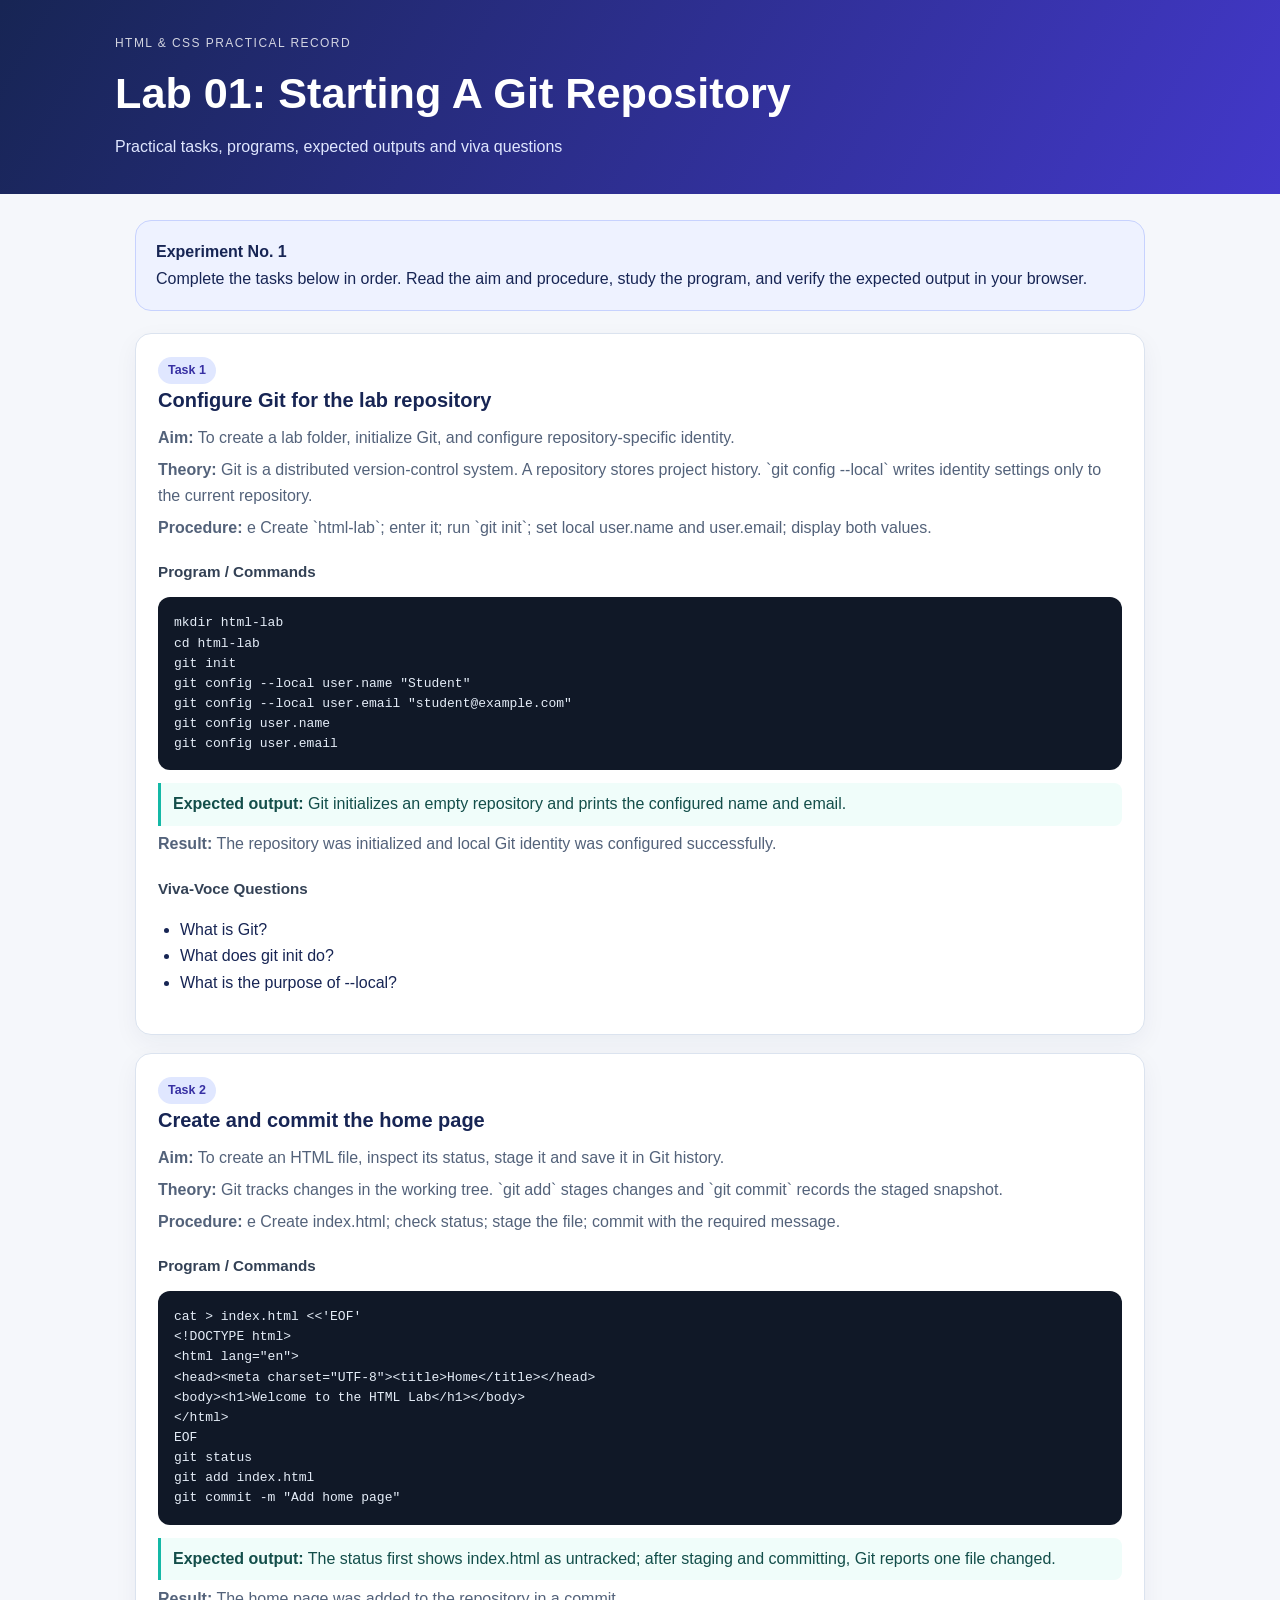
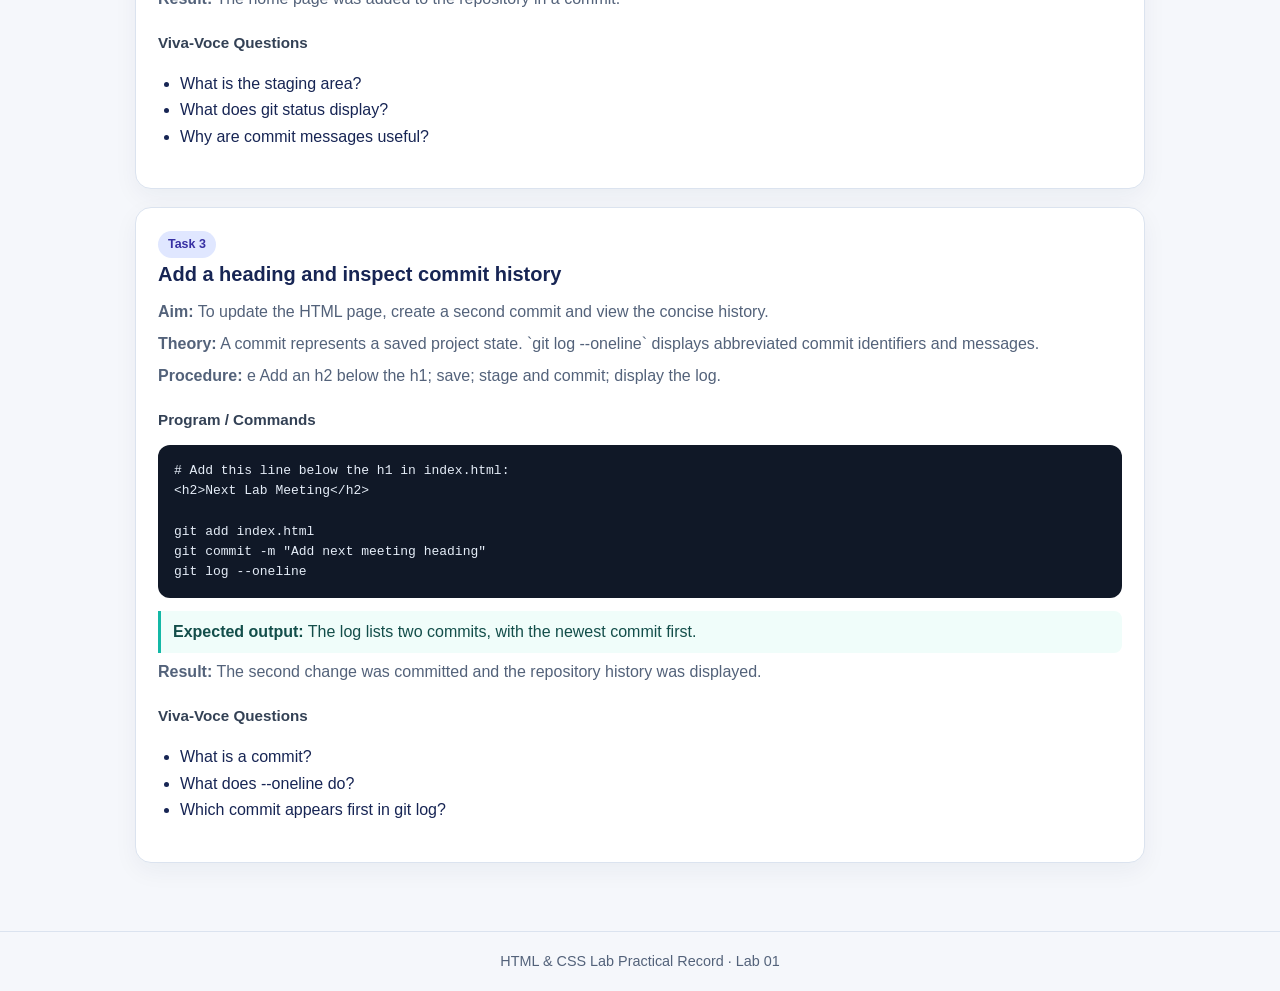
<file: HTML-CSS-Practicals/Lab1/index.html>
<!DOCTYPE html>
<html lang="en">
<head>
<meta charset="UTF-8">
<meta name="viewport" content="width=device-width, initial-scale=1.0">
<title>Lab 1 - Starting A Git Repository</title>
<link rel="stylesheet" href="style.css">
</head>
<body>
<header><div class="wrap"><div class="eyebrow">HTML &amp; CSS Practical Record</div><h1>Lab 01: Starting A Git Repository</h1><p>Practical tasks, programs, expected outputs and viva questions</p></div></header>
<main>
<div class="intro"><strong>Experiment No. 1</strong><br>Complete the tasks below in order. Read the aim and procedure, study the program, and verify the expected output in your browser.</div>

<section class="task">
  <span class="tag">Task 1</span>
  <h2>Configure Git for the lab repository</h2>
  <p class="meta"><strong>Aim:</strong> To create a lab folder, initialize Git, and configure repository-specific identity.</p>
  <p class="meta"><strong>Theory:</strong> Git is a distributed version-control system. A repository stores project history. `git config --local` writes identity settings only to the current repository.</p>
  <p class="meta"><strong>Procedure:</strong> e Create `html-lab`; enter it; run `git init`; set local user.name and user.email; display both values.</p>
  <h3>Program / Commands</h3>
  <pre><code>mkdir html-lab
cd html-lab
git init
git config --local user.name &quot;Student&quot;
git config --local user.email &quot;student@example.com&quot;
git config user.name
git config user.email</code></pre>
  <div class="output"><strong>Expected output:</strong> Git initializes an empty repository and prints the configured name and email.</div>
  <p class="meta"><strong>Result:</strong> The repository was initialized and local Git identity was configured successfully.</p>
  <h3>Viva-Voce Questions</h3><ul><li>What is Git?</li><li>What does git init do?</li><li>What is the purpose of --local?</li></ul>
</section>
<section class="task">
  <span class="tag">Task 2</span>
  <h2>Create and commit the home page</h2>
  <p class="meta"><strong>Aim:</strong> To create an HTML file, inspect its status, stage it and save it in Git history.</p>
  <p class="meta"><strong>Theory:</strong> Git tracks changes in the working tree. `git add` stages changes and `git commit` records the staged snapshot.</p>
  <p class="meta"><strong>Procedure:</strong> e Create index.html; check status; stage the file; commit with the required message.</p>
  <h3>Program / Commands</h3>
  <pre><code>cat &gt; index.html &lt;&lt;&#x27;EOF&#x27;
&lt;!DOCTYPE html&gt;
&lt;html lang=&quot;en&quot;&gt;
&lt;head&gt;&lt;meta charset=&quot;UTF-8&quot;&gt;&lt;title&gt;Home&lt;/title&gt;&lt;/head&gt;
&lt;body&gt;&lt;h1&gt;Welcome to the HTML Lab&lt;/h1&gt;&lt;/body&gt;
&lt;/html&gt;
EOF
git status
git add index.html
git commit -m &quot;Add home page&quot;</code></pre>
  <div class="output"><strong>Expected output:</strong> The status first shows index.html as untracked; after staging and committing, Git reports one file changed.</div>
  <p class="meta"><strong>Result:</strong> The home page was added to the repository in a commit.</p>
  <h3>Viva-Voce Questions</h3><ul><li>What is the staging area?</li><li>What does git status display?</li><li>Why are commit messages useful?</li></ul>
</section>
<section class="task">
  <span class="tag">Task 3</span>
  <h2>Add a heading and inspect commit history</h2>
  <p class="meta"><strong>Aim:</strong> To update the HTML page, create a second commit and view the concise history.</p>
  <p class="meta"><strong>Theory:</strong> A commit represents a saved project state. `git log --oneline` displays abbreviated commit identifiers and messages.</p>
  <p class="meta"><strong>Procedure:</strong> e Add an h2 below the h1; save; stage and commit; display the log.</p>
  <h3>Program / Commands</h3>
  <pre><code># Add this line below the h1 in index.html:
&lt;h2&gt;Next Lab Meeting&lt;/h2&gt;
 
git add index.html
git commit -m &quot;Add next meeting heading&quot;
git log --oneline</code></pre>
  <div class="output"><strong>Expected output:</strong> The log lists two commits, with the newest commit first.</div>
  <p class="meta"><strong>Result:</strong> The second change was committed and the repository history was displayed.</p>
  <h3>Viva-Voce Questions</h3><ul><li>What is a commit?</li><li>What does --oneline do?</li><li>Which commit appears first in git log?</li></ul>
</section>
</main>
<footer>HTML &amp; CSS Lab Practical Record · Lab 01</footer>
</body></html>
</file>
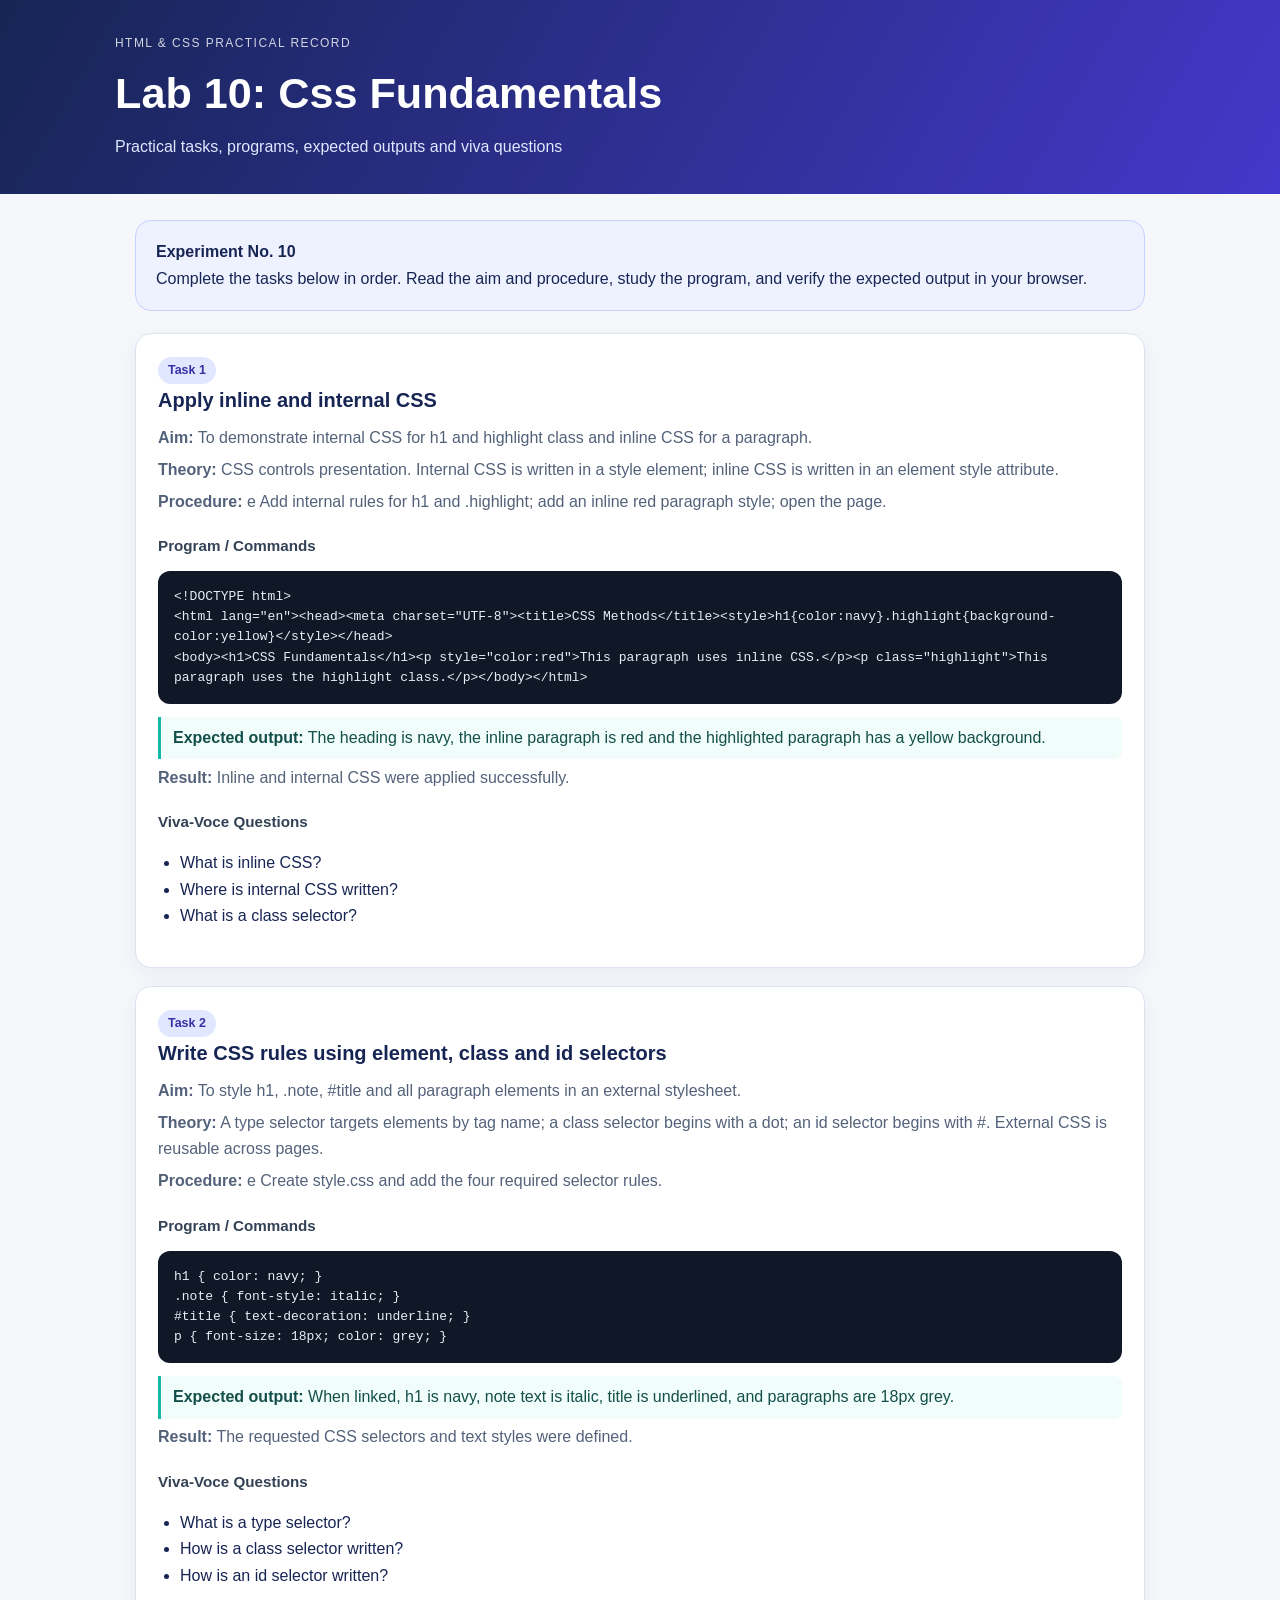
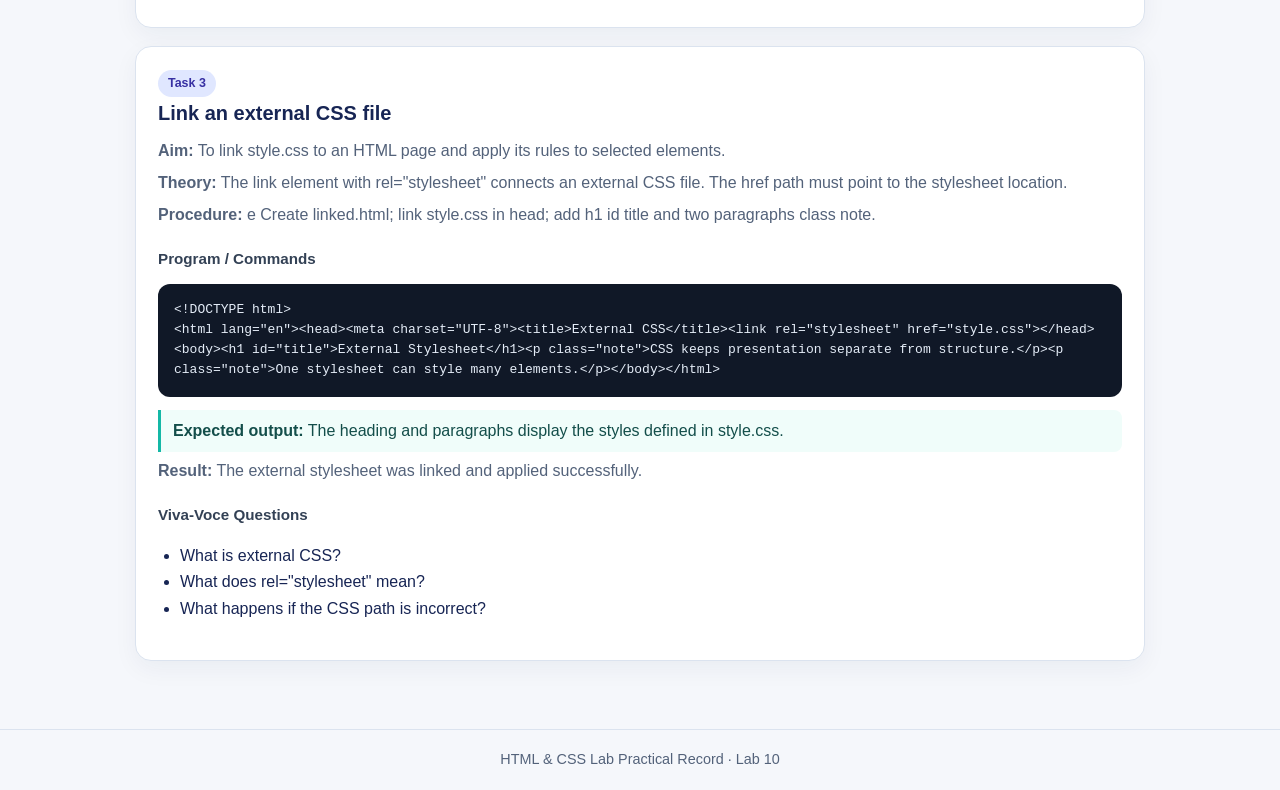
<file: HTML-CSS-Practicals/Lab10/index.html>
<!DOCTYPE html>
<html lang="en">
<head>
<meta charset="UTF-8">
<meta name="viewport" content="width=device-width, initial-scale=1.0">
<title>Lab 10 - Css Fundamentals</title>
<link rel="stylesheet" href="style.css">
</head>
<body>
<header><div class="wrap"><div class="eyebrow">HTML &amp; CSS Practical Record</div><h1>Lab 10: Css Fundamentals</h1><p>Practical tasks, programs, expected outputs and viva questions</p></div></header>
<main>
<div class="intro"><strong>Experiment No. 10</strong><br>Complete the tasks below in order. Read the aim and procedure, study the program, and verify the expected output in your browser.</div>

<section class="task">
  <span class="tag">Task 1</span>
  <h2>Apply inline and internal CSS</h2>
  <p class="meta"><strong>Aim:</strong> To demonstrate internal CSS for h1 and highlight class and inline CSS for a paragraph.</p>
  <p class="meta"><strong>Theory:</strong> CSS controls presentation. Internal CSS is written in a style element; inline CSS is written in an element style attribute.</p>
  <p class="meta"><strong>Procedure:</strong> e Add internal rules for h1 and .highlight; add an inline red paragraph style; open the page.</p>
  <h3>Program / Commands</h3>
  <pre><code>&lt;!DOCTYPE html&gt;
&lt;html lang=&quot;en&quot;&gt;&lt;head&gt;&lt;meta charset=&quot;UTF-8&quot;&gt;&lt;title&gt;CSS Methods&lt;/title&gt;&lt;style&gt;h1{color:navy}.highlight{background-color:yellow}&lt;/style&gt;&lt;/head&gt;
&lt;body&gt;&lt;h1&gt;CSS Fundamentals&lt;/h1&gt;&lt;p style=&quot;color:red&quot;&gt;This paragraph uses inline CSS.&lt;/p&gt;&lt;p class=&quot;highlight&quot;&gt;This paragraph uses the highlight class.&lt;/p&gt;&lt;/body&gt;&lt;/html&gt;</code></pre>
  <div class="output"><strong>Expected output:</strong> The heading is navy, the inline paragraph is red and the highlighted paragraph has a yellow background.</div>
  <p class="meta"><strong>Result:</strong> Inline and internal CSS were applied successfully.</p>
  <h3>Viva-Voce Questions</h3><ul><li>What is inline CSS?</li><li>Where is internal CSS written?</li><li>What is a class selector?</li></ul>
</section>
<section class="task">
  <span class="tag">Task 2</span>
  <h2>Write CSS rules using element, class and id selectors</h2>
  <p class="meta"><strong>Aim:</strong> To style h1, .note, #title and all paragraph elements in an external stylesheet.</p>
  <p class="meta"><strong>Theory:</strong> A type selector targets elements by tag name; a class selector begins with a dot; an id selector begins with #. External CSS is reusable across pages.</p>
  <p class="meta"><strong>Procedure:</strong> e Create style.css and add the four required selector rules.</p>
  <h3>Program / Commands</h3>
  <pre><code>h1 { color: navy; }
.note { font-style: italic; }
#title { text-decoration: underline; }
p { font-size: 18px; color: grey; }</code></pre>
  <div class="output"><strong>Expected output:</strong> When linked, h1 is navy, note text is italic, title is underlined, and paragraphs are 18px grey.</div>
  <p class="meta"><strong>Result:</strong> The requested CSS selectors and text styles were defined.</p>
  <h3>Viva-Voce Questions</h3><ul><li>What is a type selector?</li><li>How is a class selector written?</li><li>How is an id selector written?</li></ul>
</section>
<section class="task">
  <span class="tag">Task 3</span>
  <h2>Link an external CSS file</h2>
  <p class="meta"><strong>Aim:</strong> To link style.css to an HTML page and apply its rules to selected elements.</p>
  <p class="meta"><strong>Theory:</strong> The link element with rel=&quot;stylesheet&quot; connects an external CSS file. The href path must point to the stylesheet location.</p>
  <p class="meta"><strong>Procedure:</strong> e Create linked.html; link style.css in head; add h1 id title and two paragraphs class note.</p>
  <h3>Program / Commands</h3>
  <pre><code>&lt;!DOCTYPE html&gt;
&lt;html lang=&quot;en&quot;&gt;&lt;head&gt;&lt;meta charset=&quot;UTF-8&quot;&gt;&lt;title&gt;External CSS&lt;/title&gt;&lt;link rel=&quot;stylesheet&quot; href=&quot;style.css&quot;&gt;&lt;/head&gt;
&lt;body&gt;&lt;h1 id=&quot;title&quot;&gt;External Stylesheet&lt;/h1&gt;&lt;p class=&quot;note&quot;&gt;CSS keeps presentation separate from structure.&lt;/p&gt;&lt;p class=&quot;note&quot;&gt;One stylesheet can style many elements.&lt;/p&gt;&lt;/body&gt;&lt;/html&gt;</code></pre>
  <div class="output"><strong>Expected output:</strong> The heading and paragraphs display the styles defined in style.css.</div>
  <p class="meta"><strong>Result:</strong> The external stylesheet was linked and applied successfully.</p>
  <h3>Viva-Voce Questions</h3><ul><li>What is external CSS?</li><li>What does rel=&quot;stylesheet&quot; mean?</li><li>What happens if the CSS path is incorrect?</li></ul>
</section>
</main>
<footer>HTML &amp; CSS Lab Practical Record · Lab 10</footer>
</body></html>
</file>
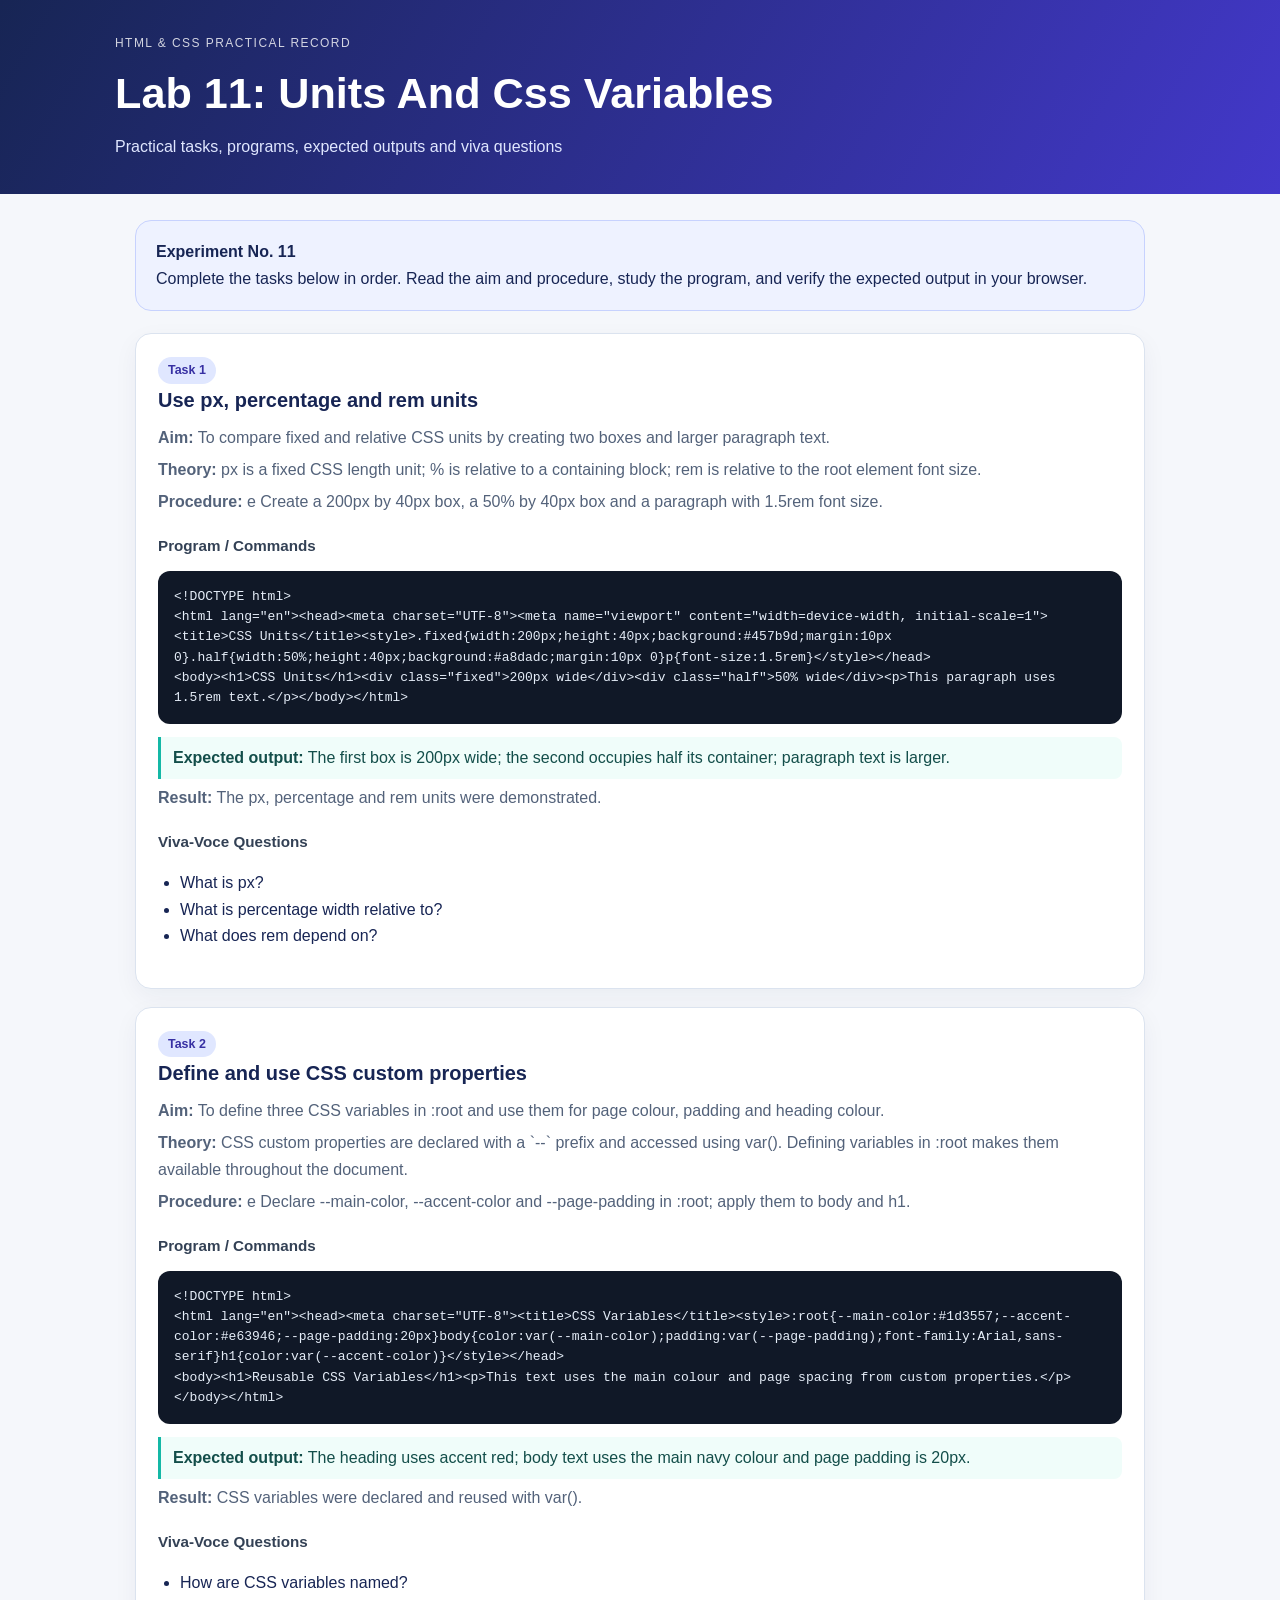
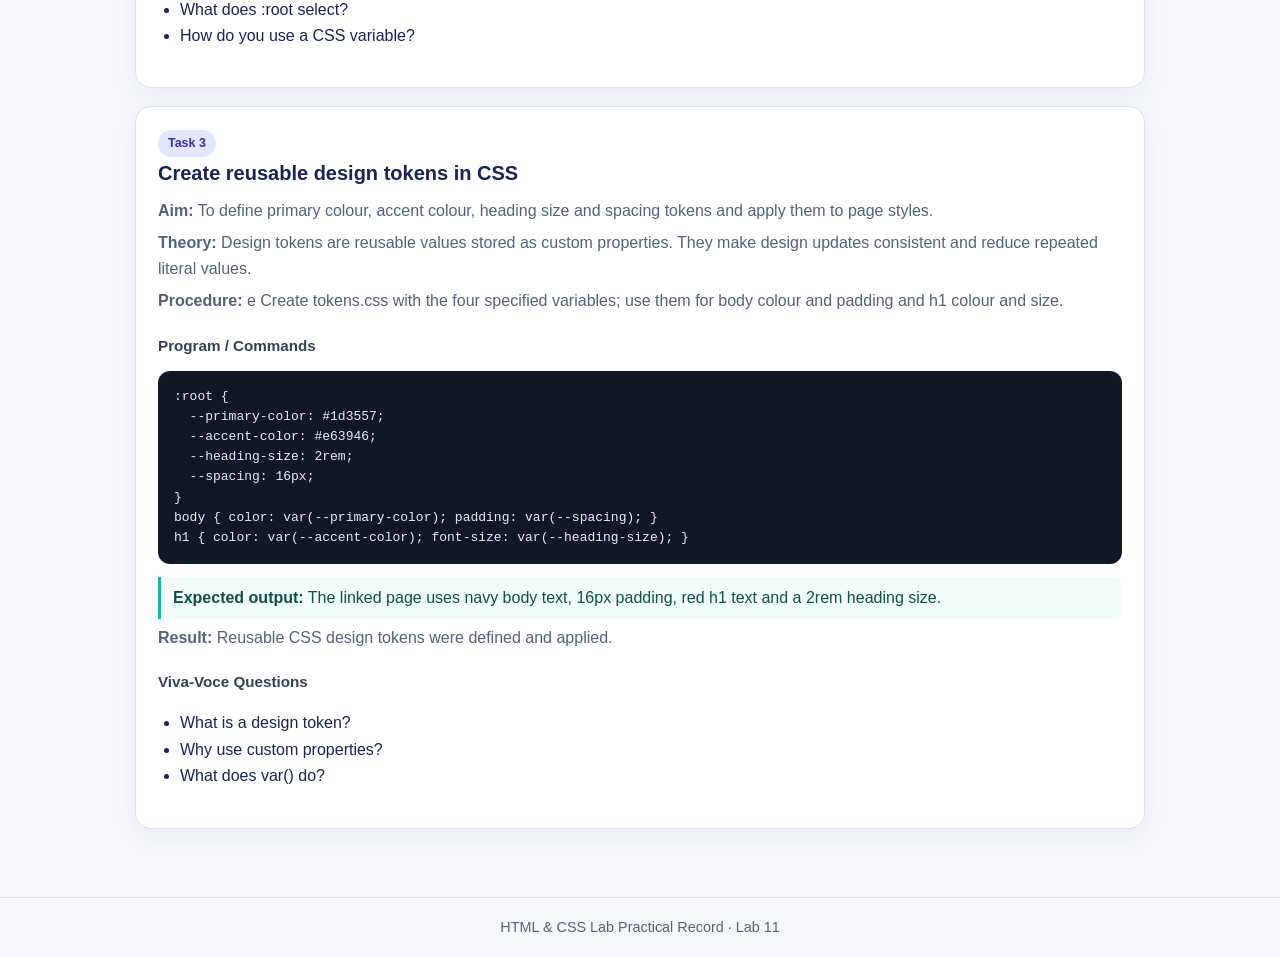
<file: HTML-CSS-Practicals/Lab11/index.html>
<!DOCTYPE html>
<html lang="en">
<head>
<meta charset="UTF-8">
<meta name="viewport" content="width=device-width, initial-scale=1.0">
<title>Lab 11 - Units And Css Variables</title>
<link rel="stylesheet" href="style.css">
</head>
<body>
<header><div class="wrap"><div class="eyebrow">HTML &amp; CSS Practical Record</div><h1>Lab 11: Units And Css Variables</h1><p>Practical tasks, programs, expected outputs and viva questions</p></div></header>
<main>
<div class="intro"><strong>Experiment No. 11</strong><br>Complete the tasks below in order. Read the aim and procedure, study the program, and verify the expected output in your browser.</div>

<section class="task">
  <span class="tag">Task 1</span>
  <h2>Use px, percentage and rem units</h2>
  <p class="meta"><strong>Aim:</strong> To compare fixed and relative CSS units by creating two boxes and larger paragraph text.</p>
  <p class="meta"><strong>Theory:</strong> px is a fixed CSS length unit; % is relative to a containing block; rem is relative to the root element font size.</p>
  <p class="meta"><strong>Procedure:</strong> e Create a 200px by 40px box, a 50% by 40px box and a paragraph with 1.5rem font size.</p>
  <h3>Program / Commands</h3>
  <pre><code>&lt;!DOCTYPE html&gt;
&lt;html lang=&quot;en&quot;&gt;&lt;head&gt;&lt;meta charset=&quot;UTF-8&quot;&gt;&lt;meta name=&quot;viewport&quot; content=&quot;width=device-width, initial-scale=1&quot;&gt;&lt;title&gt;CSS Units&lt;/title&gt;&lt;style&gt;.fixed{width:200px;height:40px;background:#457b9d;margin:10px 0}.half{width:50%;height:40px;background:#a8dadc;margin:10px 0}p{font-size:1.5rem}&lt;/style&gt;&lt;/head&gt;
&lt;body&gt;&lt;h1&gt;CSS Units&lt;/h1&gt;&lt;div class=&quot;fixed&quot;&gt;200px wide&lt;/div&gt;&lt;div class=&quot;half&quot;&gt;50% wide&lt;/div&gt;&lt;p&gt;This paragraph uses 1.5rem text.&lt;/p&gt;&lt;/body&gt;&lt;/html&gt;</code></pre>
  <div class="output"><strong>Expected output:</strong> The first box is 200px wide; the second occupies half its container; paragraph text is larger.</div>
  <p class="meta"><strong>Result:</strong> The px, percentage and rem units were demonstrated.</p>
  <h3>Viva-Voce Questions</h3><ul><li>What is px?</li><li>What is percentage width relative to?</li><li>What does rem depend on?</li></ul>
</section>
<section class="task">
  <span class="tag">Task 2</span>
  <h2>Define and use CSS custom properties</h2>
  <p class="meta"><strong>Aim:</strong> To define three CSS variables in :root and use them for page colour, padding and heading colour.</p>
  <p class="meta"><strong>Theory:</strong> CSS custom properties are declared with a `--` prefix and accessed using var(). Defining variables in :root makes them available throughout the document.</p>
  <p class="meta"><strong>Procedure:</strong> e Declare --main-color, --accent-color and --page-padding in :root; apply them to body and h1.</p>
  <h3>Program / Commands</h3>
  <pre><code>&lt;!DOCTYPE html&gt;
&lt;html lang=&quot;en&quot;&gt;&lt;head&gt;&lt;meta charset=&quot;UTF-8&quot;&gt;&lt;title&gt;CSS Variables&lt;/title&gt;&lt;style&gt;:root{--main-color:#1d3557;--accent-color:#e63946;--page-padding:20px}body{color:var(--main-color);padding:var(--page-padding);font-family:Arial,sans-serif}h1{color:var(--accent-color)}&lt;/style&gt;&lt;/head&gt;
&lt;body&gt;&lt;h1&gt;Reusable CSS Variables&lt;/h1&gt;&lt;p&gt;This text uses the main colour and page spacing from custom properties.&lt;/p&gt;&lt;/body&gt;&lt;/html&gt;</code></pre>
  <div class="output"><strong>Expected output:</strong> The heading uses accent red; body text uses the main navy colour and page padding is 20px.</div>
  <p class="meta"><strong>Result:</strong> CSS variables were declared and reused with var().</p>
  <h3>Viva-Voce Questions</h3><ul><li>How are CSS variables named?</li><li>What does :root select?</li><li>How do you use a CSS variable?</li></ul>
</section>
<section class="task">
  <span class="tag">Task 3</span>
  <h2>Create reusable design tokens in CSS</h2>
  <p class="meta"><strong>Aim:</strong> To define primary colour, accent colour, heading size and spacing tokens and apply them to page styles.</p>
  <p class="meta"><strong>Theory:</strong> Design tokens are reusable values stored as custom properties. They make design updates consistent and reduce repeated literal values.</p>
  <p class="meta"><strong>Procedure:</strong> e Create tokens.css with the four specified variables; use them for body colour and padding and h1 colour and size.</p>
  <h3>Program / Commands</h3>
  <pre><code>:root {
  --primary-color: #1d3557;
  --accent-color: #e63946;
  --heading-size: 2rem;
  --spacing: 16px;
}
body { color: var(--primary-color); padding: var(--spacing); }
h1 { color: var(--accent-color); font-size: var(--heading-size); }</code></pre>
  <div class="output"><strong>Expected output:</strong> The linked page uses navy body text, 16px padding, red h1 text and a 2rem heading size.</div>
  <p class="meta"><strong>Result:</strong> Reusable CSS design tokens were defined and applied.</p>
  <h3>Viva-Voce Questions</h3><ul><li>What is a design token?</li><li>Why use custom properties?</li><li>What does var() do?</li></ul>
</section>
</main>
<footer>HTML &amp; CSS Lab Practical Record · Lab 11</footer>
</body></html>
</file>
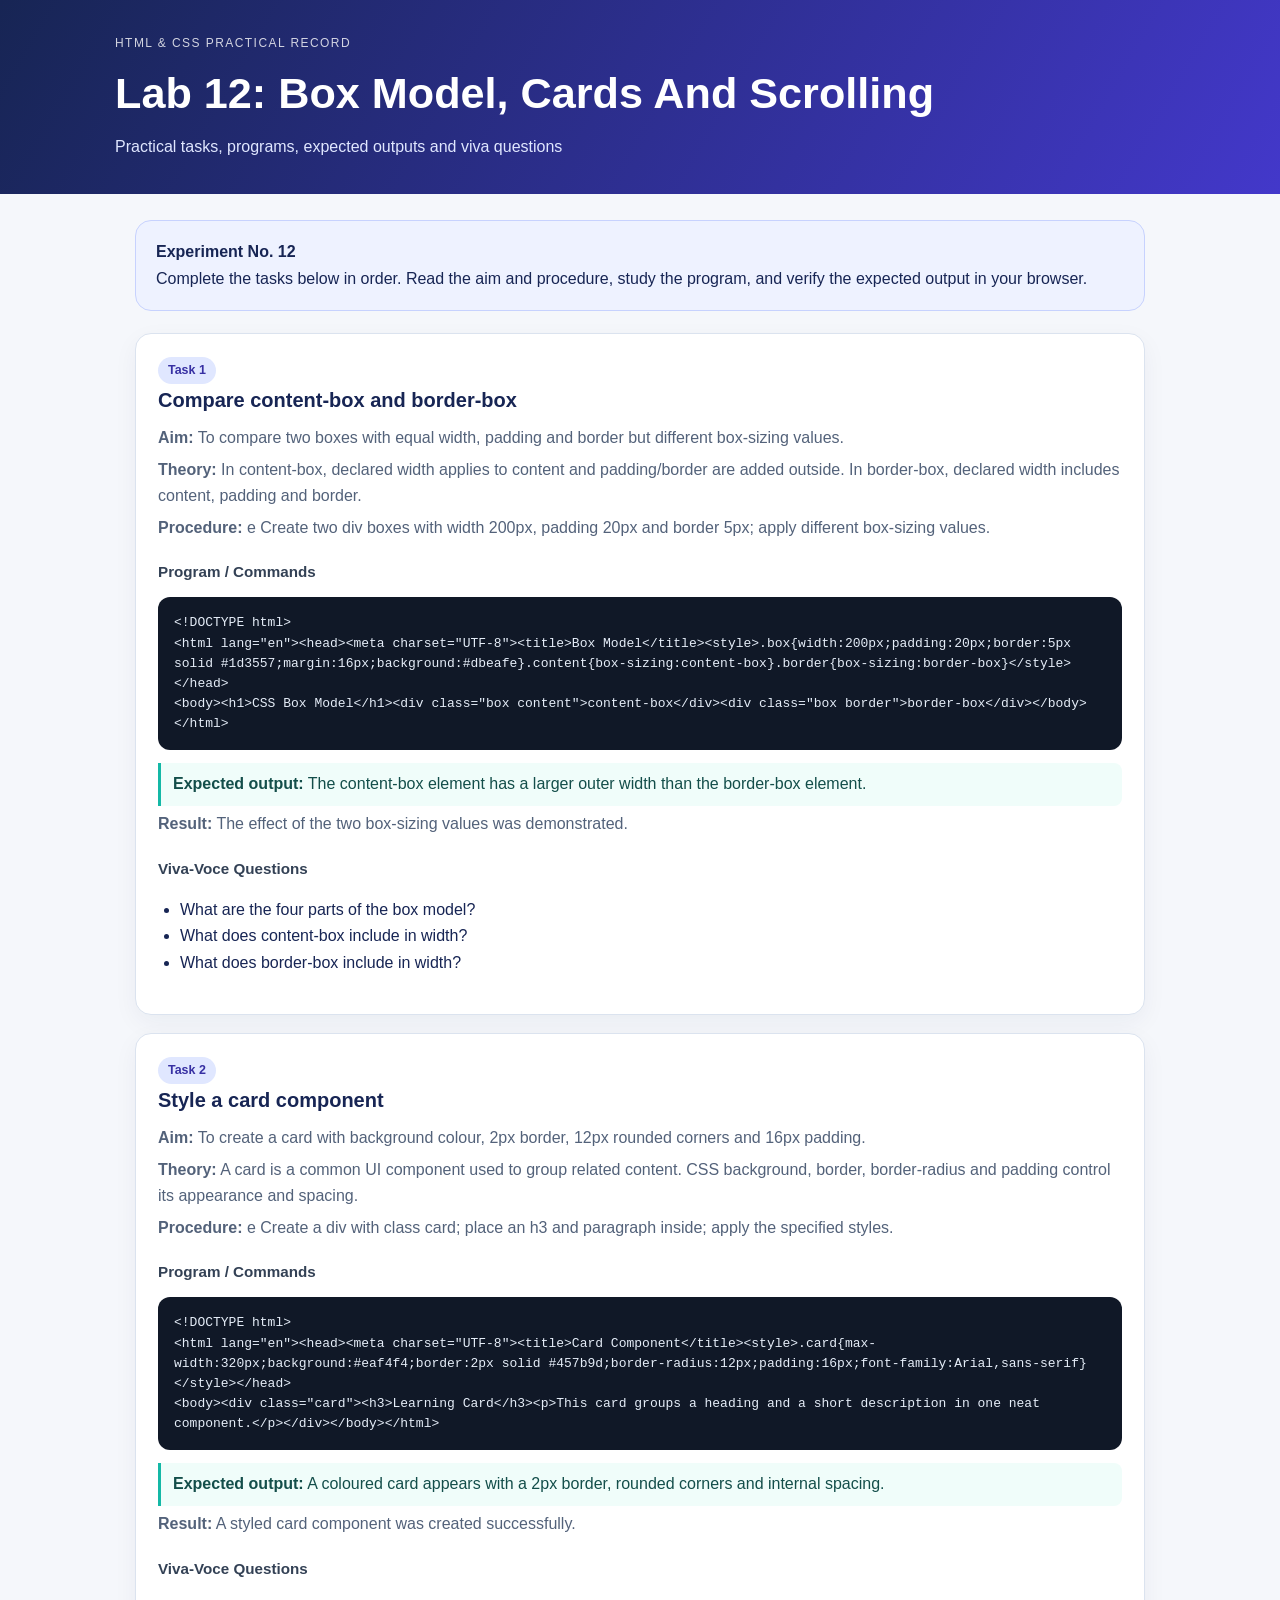
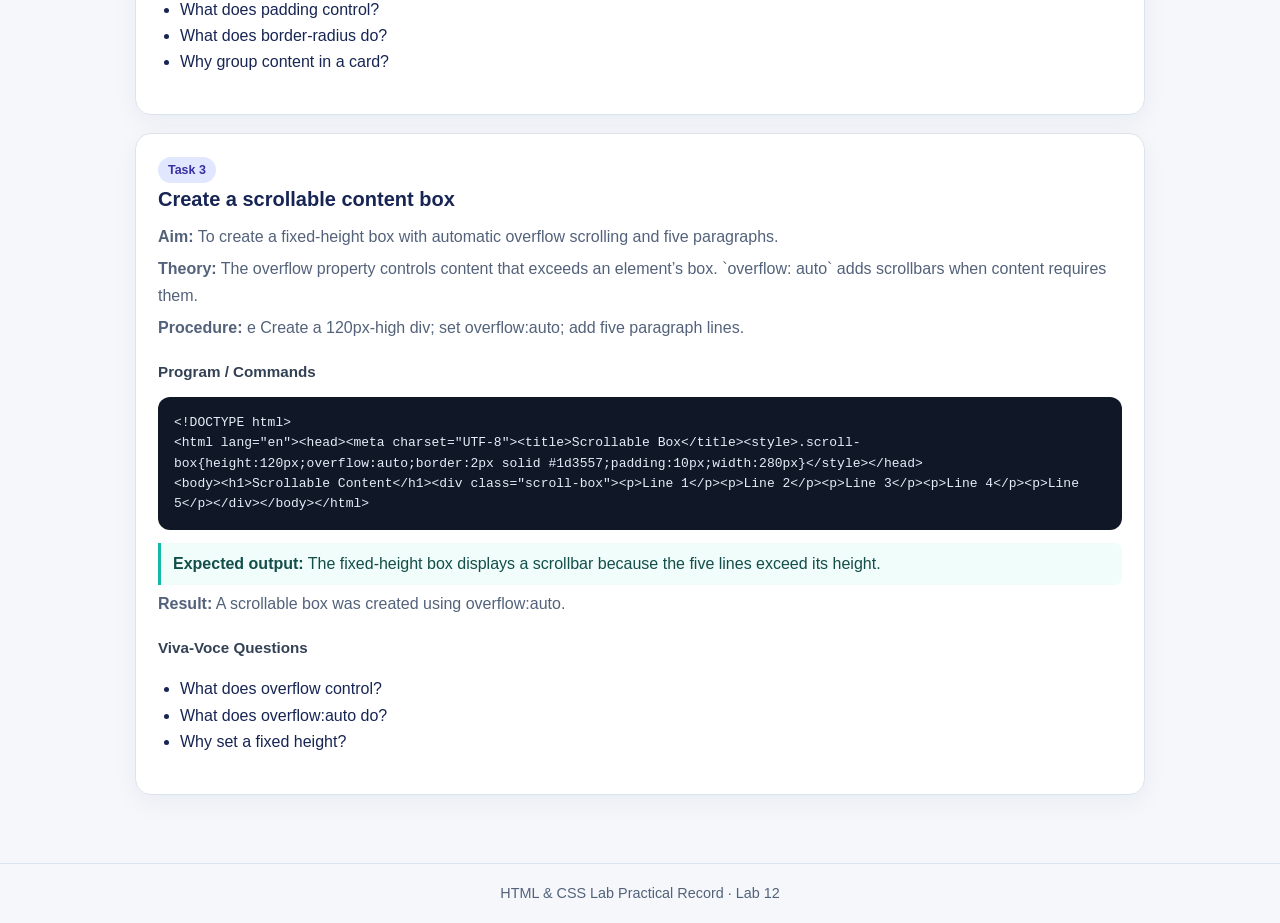
<file: HTML-CSS-Practicals/Lab12/index.html>
<!DOCTYPE html>
<html lang="en">
<head>
<meta charset="UTF-8">
<meta name="viewport" content="width=device-width, initial-scale=1.0">
<title>Lab 12 - Box Model, Cards And Scrolling</title>
<link rel="stylesheet" href="style.css">
</head>
<body>
<header><div class="wrap"><div class="eyebrow">HTML &amp; CSS Practical Record</div><h1>Lab 12: Box Model, Cards And Scrolling</h1><p>Practical tasks, programs, expected outputs and viva questions</p></div></header>
<main>
<div class="intro"><strong>Experiment No. 12</strong><br>Complete the tasks below in order. Read the aim and procedure, study the program, and verify the expected output in your browser.</div>

<section class="task">
  <span class="tag">Task 1</span>
  <h2>Compare content-box and border-box</h2>
  <p class="meta"><strong>Aim:</strong> To compare two boxes with equal width, padding and border but different box-sizing values.</p>
  <p class="meta"><strong>Theory:</strong> In content-box, declared width applies to content and padding/border are added outside. In border-box, declared width includes content, padding and border.</p>
  <p class="meta"><strong>Procedure:</strong> e Create two div boxes with width 200px, padding 20px and border 5px; apply different box-sizing values.</p>
  <h3>Program / Commands</h3>
  <pre><code>&lt;!DOCTYPE html&gt;
&lt;html lang=&quot;en&quot;&gt;&lt;head&gt;&lt;meta charset=&quot;UTF-8&quot;&gt;&lt;title&gt;Box Model&lt;/title&gt;&lt;style&gt;.box{width:200px;padding:20px;border:5px solid #1d3557;margin:16px;background:#dbeafe}.content{box-sizing:content-box}.border{box-sizing:border-box}&lt;/style&gt;&lt;/head&gt;
&lt;body&gt;&lt;h1&gt;CSS Box Model&lt;/h1&gt;&lt;div class=&quot;box content&quot;&gt;content-box&lt;/div&gt;&lt;div class=&quot;box border&quot;&gt;border-box&lt;/div&gt;&lt;/body&gt;&lt;/html&gt;</code></pre>
  <div class="output"><strong>Expected output:</strong> The content-box element has a larger outer width than the border-box element.</div>
  <p class="meta"><strong>Result:</strong> The effect of the two box-sizing values was demonstrated.</p>
  <h3>Viva-Voce Questions</h3><ul><li>What are the four parts of the box model?</li><li>What does content-box include in width?</li><li>What does border-box include in width?</li></ul>
</section>
<section class="task">
  <span class="tag">Task 2</span>
  <h2>Style a card component</h2>
  <p class="meta"><strong>Aim:</strong> To create a card with background colour, 2px border, 12px rounded corners and 16px padding.</p>
  <p class="meta"><strong>Theory:</strong> A card is a common UI component used to group related content. CSS background, border, border-radius and padding control its appearance and spacing.</p>
  <p class="meta"><strong>Procedure:</strong> e Create a div with class card; place an h3 and paragraph inside; apply the specified styles.</p>
  <h3>Program / Commands</h3>
  <pre><code>&lt;!DOCTYPE html&gt;
&lt;html lang=&quot;en&quot;&gt;&lt;head&gt;&lt;meta charset=&quot;UTF-8&quot;&gt;&lt;title&gt;Card Component&lt;/title&gt;&lt;style&gt;.card{max-width:320px;background:#eaf4f4;border:2px solid #457b9d;border-radius:12px;padding:16px;font-family:Arial,sans-serif}&lt;/style&gt;&lt;/head&gt;
&lt;body&gt;&lt;div class=&quot;card&quot;&gt;&lt;h3&gt;Learning Card&lt;/h3&gt;&lt;p&gt;This card groups a heading and a short description in one neat component.&lt;/p&gt;&lt;/div&gt;&lt;/body&gt;&lt;/html&gt;</code></pre>
  <div class="output"><strong>Expected output:</strong> A coloured card appears with a 2px border, rounded corners and internal spacing.</div>
  <p class="meta"><strong>Result:</strong> A styled card component was created successfully.</p>
  <h3>Viva-Voce Questions</h3><ul><li>What does padding control?</li><li>What does border-radius do?</li><li>Why group content in a card?</li></ul>
</section>
<section class="task">
  <span class="tag">Task 3</span>
  <h2>Create a scrollable content box</h2>
  <p class="meta"><strong>Aim:</strong> To create a fixed-height box with automatic overflow scrolling and five paragraphs.</p>
  <p class="meta"><strong>Theory:</strong> The overflow property controls content that exceeds an element’s box. `overflow: auto` adds scrollbars when content requires them.</p>
  <p class="meta"><strong>Procedure:</strong> e Create a 120px-high div; set overflow:auto; add five paragraph lines.</p>
  <h3>Program / Commands</h3>
  <pre><code>&lt;!DOCTYPE html&gt;
&lt;html lang=&quot;en&quot;&gt;&lt;head&gt;&lt;meta charset=&quot;UTF-8&quot;&gt;&lt;title&gt;Scrollable Box&lt;/title&gt;&lt;style&gt;.scroll-box{height:120px;overflow:auto;border:2px solid #1d3557;padding:10px;width:280px}&lt;/style&gt;&lt;/head&gt;
&lt;body&gt;&lt;h1&gt;Scrollable Content&lt;/h1&gt;&lt;div class=&quot;scroll-box&quot;&gt;&lt;p&gt;Line 1&lt;/p&gt;&lt;p&gt;Line 2&lt;/p&gt;&lt;p&gt;Line 3&lt;/p&gt;&lt;p&gt;Line 4&lt;/p&gt;&lt;p&gt;Line 5&lt;/p&gt;&lt;/div&gt;&lt;/body&gt;&lt;/html&gt;</code></pre>
  <div class="output"><strong>Expected output:</strong> The fixed-height box displays a scrollbar because the five lines exceed its height.</div>
  <p class="meta"><strong>Result:</strong> A scrollable box was created using overflow:auto.</p>
  <h3>Viva-Voce Questions</h3><ul><li>What does overflow control?</li><li>What does overflow:auto do?</li><li>Why set a fixed height?</li></ul>
</section>
</main>
<footer>HTML &amp; CSS Lab Practical Record · Lab 12</footer>
</body></html>
</file>
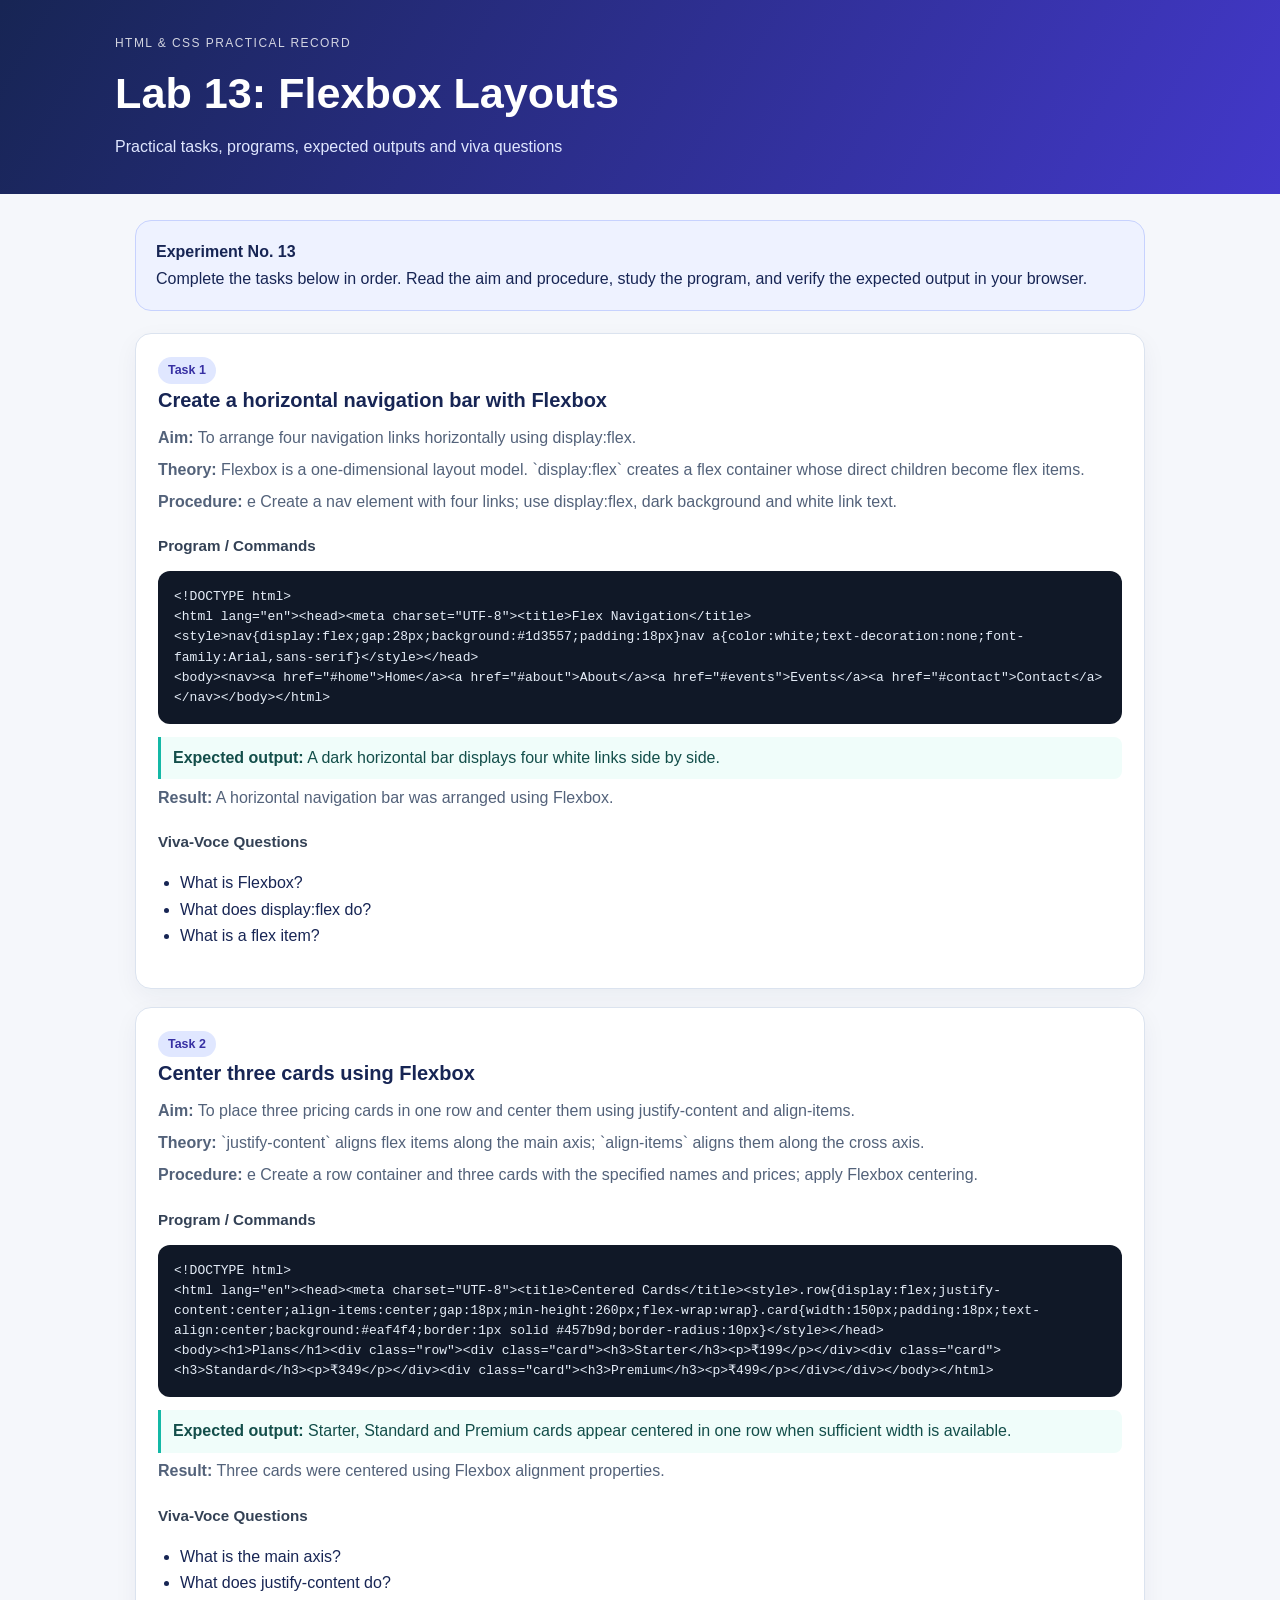
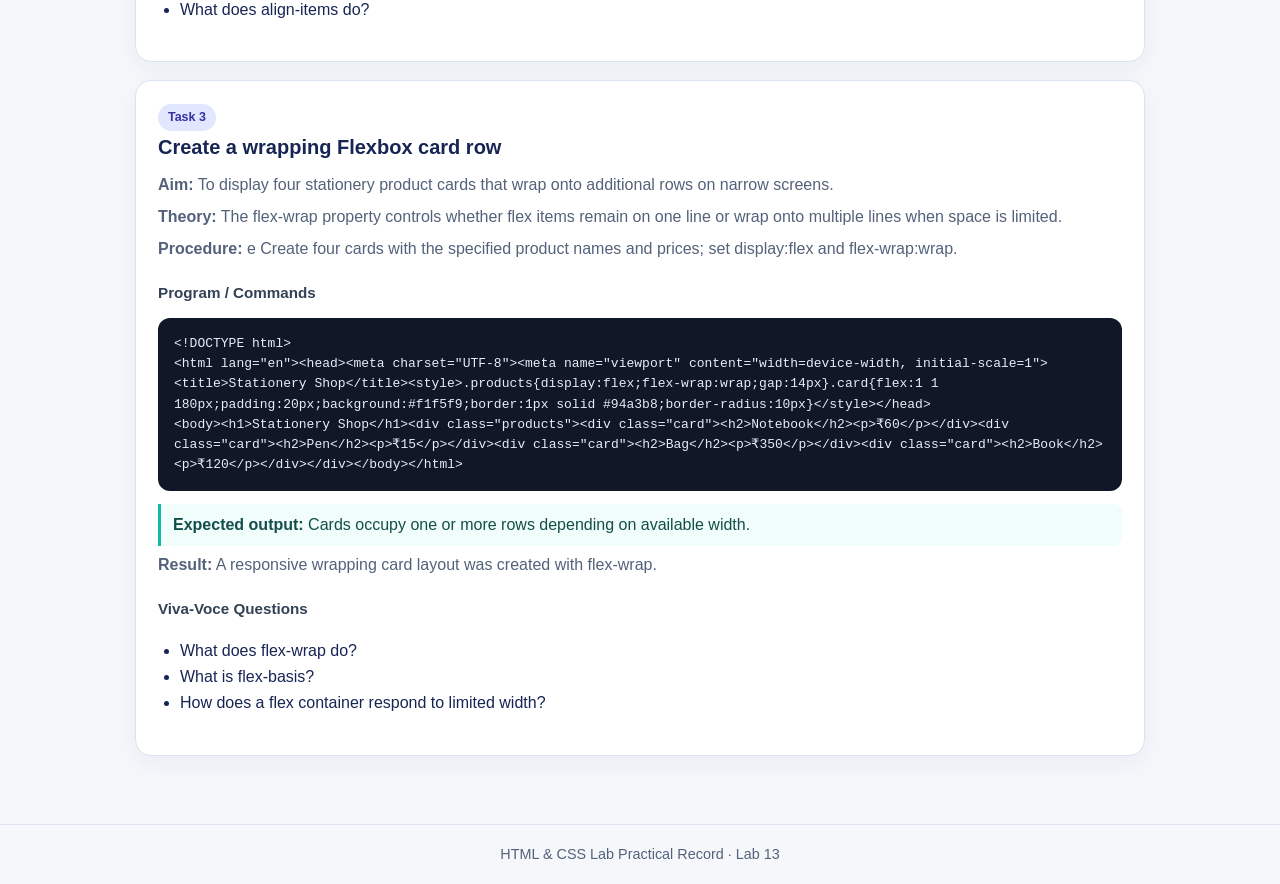
<file: HTML-CSS-Practicals/Lab13/index.html>
<!DOCTYPE html>
<html lang="en">
<head>
<meta charset="UTF-8">
<meta name="viewport" content="width=device-width, initial-scale=1.0">
<title>Lab 13 - Flexbox Layouts</title>
<link rel="stylesheet" href="style.css">
</head>
<body>
<header><div class="wrap"><div class="eyebrow">HTML &amp; CSS Practical Record</div><h1>Lab 13: Flexbox Layouts</h1><p>Practical tasks, programs, expected outputs and viva questions</p></div></header>
<main>
<div class="intro"><strong>Experiment No. 13</strong><br>Complete the tasks below in order. Read the aim and procedure, study the program, and verify the expected output in your browser.</div>

<section class="task">
  <span class="tag">Task 1</span>
  <h2>Create a horizontal navigation bar with Flexbox</h2>
  <p class="meta"><strong>Aim:</strong> To arrange four navigation links horizontally using display:flex.</p>
  <p class="meta"><strong>Theory:</strong> Flexbox is a one-dimensional layout model. `display:flex` creates a flex container whose direct children become flex items.</p>
  <p class="meta"><strong>Procedure:</strong> e Create a nav element with four links; use display:flex, dark background and white link text.</p>
  <h3>Program / Commands</h3>
  <pre><code>&lt;!DOCTYPE html&gt;
&lt;html lang=&quot;en&quot;&gt;&lt;head&gt;&lt;meta charset=&quot;UTF-8&quot;&gt;&lt;title&gt;Flex Navigation&lt;/title&gt;&lt;style&gt;nav{display:flex;gap:28px;background:#1d3557;padding:18px}nav a{color:white;text-decoration:none;font-family:Arial,sans-serif}&lt;/style&gt;&lt;/head&gt;
&lt;body&gt;&lt;nav&gt;&lt;a href=&quot;#home&quot;&gt;Home&lt;/a&gt;&lt;a href=&quot;#about&quot;&gt;About&lt;/a&gt;&lt;a href=&quot;#events&quot;&gt;Events&lt;/a&gt;&lt;a href=&quot;#contact&quot;&gt;Contact&lt;/a&gt;&lt;/nav&gt;&lt;/body&gt;&lt;/html&gt;</code></pre>
  <div class="output"><strong>Expected output:</strong> A dark horizontal bar displays four white links side by side.</div>
  <p class="meta"><strong>Result:</strong> A horizontal navigation bar was arranged using Flexbox.</p>
  <h3>Viva-Voce Questions</h3><ul><li>What is Flexbox?</li><li>What does display:flex do?</li><li>What is a flex item?</li></ul>
</section>
<section class="task">
  <span class="tag">Task 2</span>
  <h2>Center three cards using Flexbox</h2>
  <p class="meta"><strong>Aim:</strong> To place three pricing cards in one row and center them using justify-content and align-items.</p>
  <p class="meta"><strong>Theory:</strong> `justify-content` aligns flex items along the main axis; `align-items` aligns them along the cross axis.</p>
  <p class="meta"><strong>Procedure:</strong> e Create a row container and three cards with the specified names and prices; apply Flexbox centering.</p>
  <h3>Program / Commands</h3>
  <pre><code>&lt;!DOCTYPE html&gt;
&lt;html lang=&quot;en&quot;&gt;&lt;head&gt;&lt;meta charset=&quot;UTF-8&quot;&gt;&lt;title&gt;Centered Cards&lt;/title&gt;&lt;style&gt;.row{display:flex;justify-content:center;align-items:center;gap:18px;min-height:260px;flex-wrap:wrap}.card{width:150px;padding:18px;text-align:center;background:#eaf4f4;border:1px solid #457b9d;border-radius:10px}&lt;/style&gt;&lt;/head&gt;
&lt;body&gt;&lt;h1&gt;Plans&lt;/h1&gt;&lt;div class=&quot;row&quot;&gt;&lt;div class=&quot;card&quot;&gt;&lt;h3&gt;Starter&lt;/h3&gt;&lt;p&gt;₹199&lt;/p&gt;&lt;/div&gt;&lt;div class=&quot;card&quot;&gt;&lt;h3&gt;Standard&lt;/h3&gt;&lt;p&gt;₹349&lt;/p&gt;&lt;/div&gt;&lt;div class=&quot;card&quot;&gt;&lt;h3&gt;Premium&lt;/h3&gt;&lt;p&gt;₹499&lt;/p&gt;&lt;/div&gt;&lt;/div&gt;&lt;/body&gt;&lt;/html&gt;</code></pre>
  <div class="output"><strong>Expected output:</strong> Starter, Standard and Premium cards appear centered in one row when sufficient width is available.</div>
  <p class="meta"><strong>Result:</strong> Three cards were centered using Flexbox alignment properties.</p>
  <h3>Viva-Voce Questions</h3><ul><li>What is the main axis?</li><li>What does justify-content do?</li><li>What does align-items do?</li></ul>
</section>
<section class="task">
  <span class="tag">Task 3</span>
  <h2>Create a wrapping Flexbox card row</h2>
  <p class="meta"><strong>Aim:</strong> To display four stationery product cards that wrap onto additional rows on narrow screens.</p>
  <p class="meta"><strong>Theory:</strong> The flex-wrap property controls whether flex items remain on one line or wrap onto multiple lines when space is limited.</p>
  <p class="meta"><strong>Procedure:</strong> e Create four cards with the specified product names and prices; set display:flex and flex-wrap:wrap.</p>
  <h3>Program / Commands</h3>
  <pre><code>&lt;!DOCTYPE html&gt;
&lt;html lang=&quot;en&quot;&gt;&lt;head&gt;&lt;meta charset=&quot;UTF-8&quot;&gt;&lt;meta name=&quot;viewport&quot; content=&quot;width=device-width, initial-scale=1&quot;&gt;&lt;title&gt;Stationery Shop&lt;/title&gt;&lt;style&gt;.products{display:flex;flex-wrap:wrap;gap:14px}.card{flex:1 1 180px;padding:20px;background:#f1f5f9;border:1px solid #94a3b8;border-radius:10px}&lt;/style&gt;&lt;/head&gt;
&lt;body&gt;&lt;h1&gt;Stationery Shop&lt;/h1&gt;&lt;div class=&quot;products&quot;&gt;&lt;div class=&quot;card&quot;&gt;&lt;h2&gt;Notebook&lt;/h2&gt;&lt;p&gt;₹60&lt;/p&gt;&lt;/div&gt;&lt;div class=&quot;card&quot;&gt;&lt;h2&gt;Pen&lt;/h2&gt;&lt;p&gt;₹15&lt;/p&gt;&lt;/div&gt;&lt;div class=&quot;card&quot;&gt;&lt;h2&gt;Bag&lt;/h2&gt;&lt;p&gt;₹350&lt;/p&gt;&lt;/div&gt;&lt;div class=&quot;card&quot;&gt;&lt;h2&gt;Book&lt;/h2&gt;&lt;p&gt;₹120&lt;/p&gt;&lt;/div&gt;&lt;/div&gt;&lt;/body&gt;&lt;/html&gt;</code></pre>
  <div class="output"><strong>Expected output:</strong> Cards occupy one or more rows depending on available width.</div>
  <p class="meta"><strong>Result:</strong> A responsive wrapping card layout was created with flex-wrap.</p>
  <h3>Viva-Voce Questions</h3><ul><li>What does flex-wrap do?</li><li>What is flex-basis?</li><li>How does a flex container respond to limited width?</li></ul>
</section>
</main>
<footer>HTML &amp; CSS Lab Practical Record · Lab 13</footer>
</body></html>
</file>
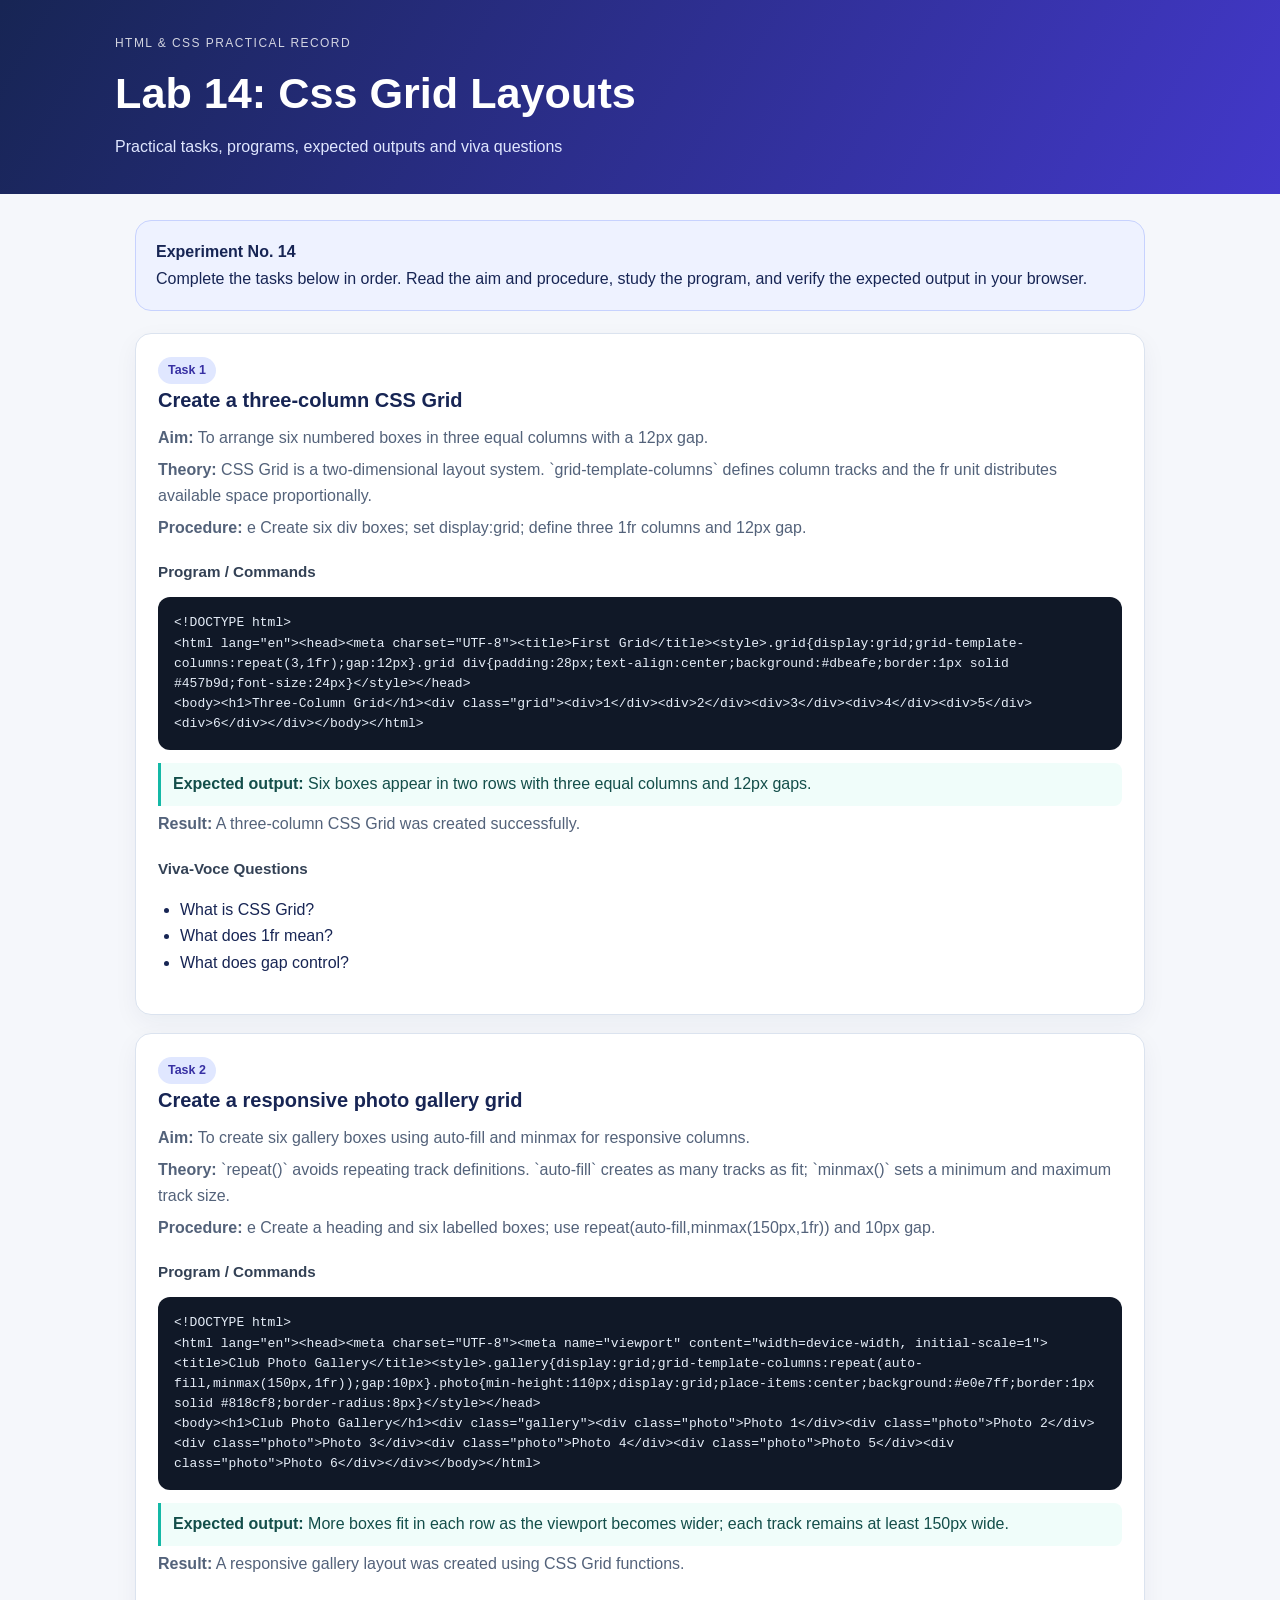
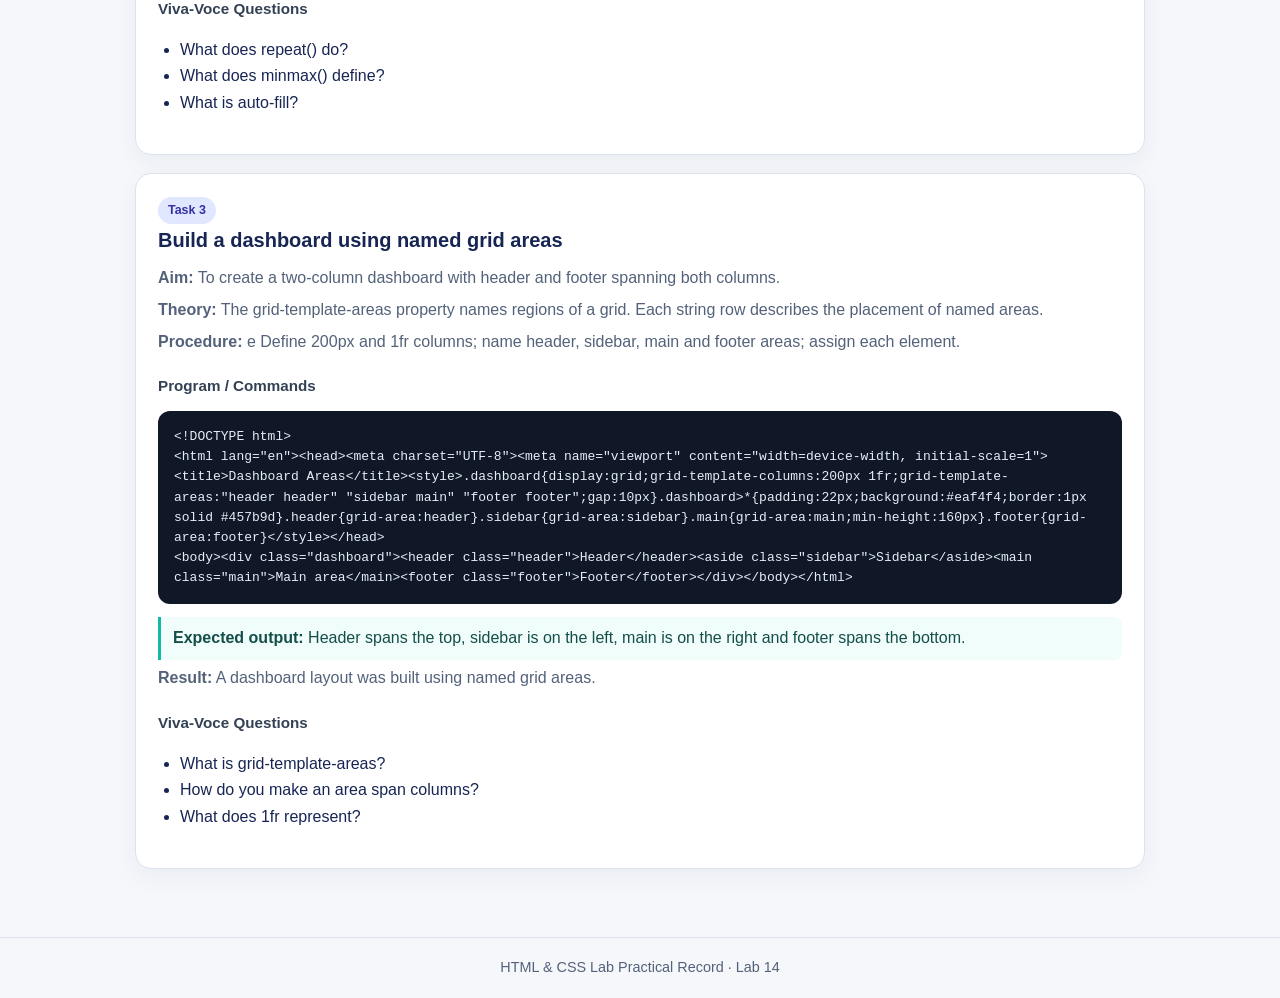
<file: HTML-CSS-Practicals/Lab14/index.html>
<!DOCTYPE html>
<html lang="en">
<head>
<meta charset="UTF-8">
<meta name="viewport" content="width=device-width, initial-scale=1.0">
<title>Lab 14 - Css Grid Layouts</title>
<link rel="stylesheet" href="style.css">
</head>
<body>
<header><div class="wrap"><div class="eyebrow">HTML &amp; CSS Practical Record</div><h1>Lab 14: Css Grid Layouts</h1><p>Practical tasks, programs, expected outputs and viva questions</p></div></header>
<main>
<div class="intro"><strong>Experiment No. 14</strong><br>Complete the tasks below in order. Read the aim and procedure, study the program, and verify the expected output in your browser.</div>

<section class="task">
  <span class="tag">Task 1</span>
  <h2>Create a three-column CSS Grid</h2>
  <p class="meta"><strong>Aim:</strong> To arrange six numbered boxes in three equal columns with a 12px gap.</p>
  <p class="meta"><strong>Theory:</strong> CSS Grid is a two-dimensional layout system. `grid-template-columns` defines column tracks and the fr unit distributes available space proportionally.</p>
  <p class="meta"><strong>Procedure:</strong> e Create six div boxes; set display:grid; define three 1fr columns and 12px gap.</p>
  <h3>Program / Commands</h3>
  <pre><code>&lt;!DOCTYPE html&gt;
&lt;html lang=&quot;en&quot;&gt;&lt;head&gt;&lt;meta charset=&quot;UTF-8&quot;&gt;&lt;title&gt;First Grid&lt;/title&gt;&lt;style&gt;.grid{display:grid;grid-template-columns:repeat(3,1fr);gap:12px}.grid div{padding:28px;text-align:center;background:#dbeafe;border:1px solid #457b9d;font-size:24px}&lt;/style&gt;&lt;/head&gt;
&lt;body&gt;&lt;h1&gt;Three-Column Grid&lt;/h1&gt;&lt;div class=&quot;grid&quot;&gt;&lt;div&gt;1&lt;/div&gt;&lt;div&gt;2&lt;/div&gt;&lt;div&gt;3&lt;/div&gt;&lt;div&gt;4&lt;/div&gt;&lt;div&gt;5&lt;/div&gt;&lt;div&gt;6&lt;/div&gt;&lt;/div&gt;&lt;/body&gt;&lt;/html&gt;</code></pre>
  <div class="output"><strong>Expected output:</strong> Six boxes appear in two rows with three equal columns and 12px gaps.</div>
  <p class="meta"><strong>Result:</strong> A three-column CSS Grid was created successfully.</p>
  <h3>Viva-Voce Questions</h3><ul><li>What is CSS Grid?</li><li>What does 1fr mean?</li><li>What does gap control?</li></ul>
</section>
<section class="task">
  <span class="tag">Task 2</span>
  <h2>Create a responsive photo gallery grid</h2>
  <p class="meta"><strong>Aim:</strong> To create six gallery boxes using auto-fill and minmax for responsive columns.</p>
  <p class="meta"><strong>Theory:</strong> `repeat()` avoids repeating track definitions. `auto-fill` creates as many tracks as fit; `minmax()` sets a minimum and maximum track size.</p>
  <p class="meta"><strong>Procedure:</strong> e Create a heading and six labelled boxes; use repeat(auto-fill,minmax(150px,1fr)) and 10px gap.</p>
  <h3>Program / Commands</h3>
  <pre><code>&lt;!DOCTYPE html&gt;
&lt;html lang=&quot;en&quot;&gt;&lt;head&gt;&lt;meta charset=&quot;UTF-8&quot;&gt;&lt;meta name=&quot;viewport&quot; content=&quot;width=device-width, initial-scale=1&quot;&gt;&lt;title&gt;Club Photo Gallery&lt;/title&gt;&lt;style&gt;.gallery{display:grid;grid-template-columns:repeat(auto-fill,minmax(150px,1fr));gap:10px}.photo{min-height:110px;display:grid;place-items:center;background:#e0e7ff;border:1px solid #818cf8;border-radius:8px}&lt;/style&gt;&lt;/head&gt;
&lt;body&gt;&lt;h1&gt;Club Photo Gallery&lt;/h1&gt;&lt;div class=&quot;gallery&quot;&gt;&lt;div class=&quot;photo&quot;&gt;Photo 1&lt;/div&gt;&lt;div class=&quot;photo&quot;&gt;Photo 2&lt;/div&gt;&lt;div class=&quot;photo&quot;&gt;Photo 3&lt;/div&gt;&lt;div class=&quot;photo&quot;&gt;Photo 4&lt;/div&gt;&lt;div class=&quot;photo&quot;&gt;Photo 5&lt;/div&gt;&lt;div class=&quot;photo&quot;&gt;Photo 6&lt;/div&gt;&lt;/div&gt;&lt;/body&gt;&lt;/html&gt;</code></pre>
  <div class="output"><strong>Expected output:</strong> More boxes fit in each row as the viewport becomes wider; each track remains at least 150px wide.</div>
  <p class="meta"><strong>Result:</strong> A responsive gallery layout was created using CSS Grid functions.</p>
  <h3>Viva-Voce Questions</h3><ul><li>What does repeat() do?</li><li>What does minmax() define?</li><li>What is auto-fill?</li></ul>
</section>
<section class="task">
  <span class="tag">Task 3</span>
  <h2>Build a dashboard using named grid areas</h2>
  <p class="meta"><strong>Aim:</strong> To create a two-column dashboard with header and footer spanning both columns.</p>
  <p class="meta"><strong>Theory:</strong> The grid-template-areas property names regions of a grid. Each string row describes the placement of named areas.</p>
  <p class="meta"><strong>Procedure:</strong> e Define 200px and 1fr columns; name header, sidebar, main and footer areas; assign each element.</p>
  <h3>Program / Commands</h3>
  <pre><code>&lt;!DOCTYPE html&gt;
&lt;html lang=&quot;en&quot;&gt;&lt;head&gt;&lt;meta charset=&quot;UTF-8&quot;&gt;&lt;meta name=&quot;viewport&quot; content=&quot;width=device-width, initial-scale=1&quot;&gt;&lt;title&gt;Dashboard Areas&lt;/title&gt;&lt;style&gt;.dashboard{display:grid;grid-template-columns:200px 1fr;grid-template-areas:&quot;header header&quot; &quot;sidebar main&quot; &quot;footer footer&quot;;gap:10px}.dashboard&gt;*{padding:22px;background:#eaf4f4;border:1px solid #457b9d}.header{grid-area:header}.sidebar{grid-area:sidebar}.main{grid-area:main;min-height:160px}.footer{grid-area:footer}&lt;/style&gt;&lt;/head&gt;
&lt;body&gt;&lt;div class=&quot;dashboard&quot;&gt;&lt;header class=&quot;header&quot;&gt;Header&lt;/header&gt;&lt;aside class=&quot;sidebar&quot;&gt;Sidebar&lt;/aside&gt;&lt;main class=&quot;main&quot;&gt;Main area&lt;/main&gt;&lt;footer class=&quot;footer&quot;&gt;Footer&lt;/footer&gt;&lt;/div&gt;&lt;/body&gt;&lt;/html&gt;</code></pre>
  <div class="output"><strong>Expected output:</strong> Header spans the top, sidebar is on the left, main is on the right and footer spans the bottom.</div>
  <p class="meta"><strong>Result:</strong> A dashboard layout was built using named grid areas.</p>
  <h3>Viva-Voce Questions</h3><ul><li>What is grid-template-areas?</li><li>How do you make an area span columns?</li><li>What does 1fr represent?</li></ul>
</section>
</main>
<footer>HTML &amp; CSS Lab Practical Record · Lab 14</footer>
</body></html>
</file>
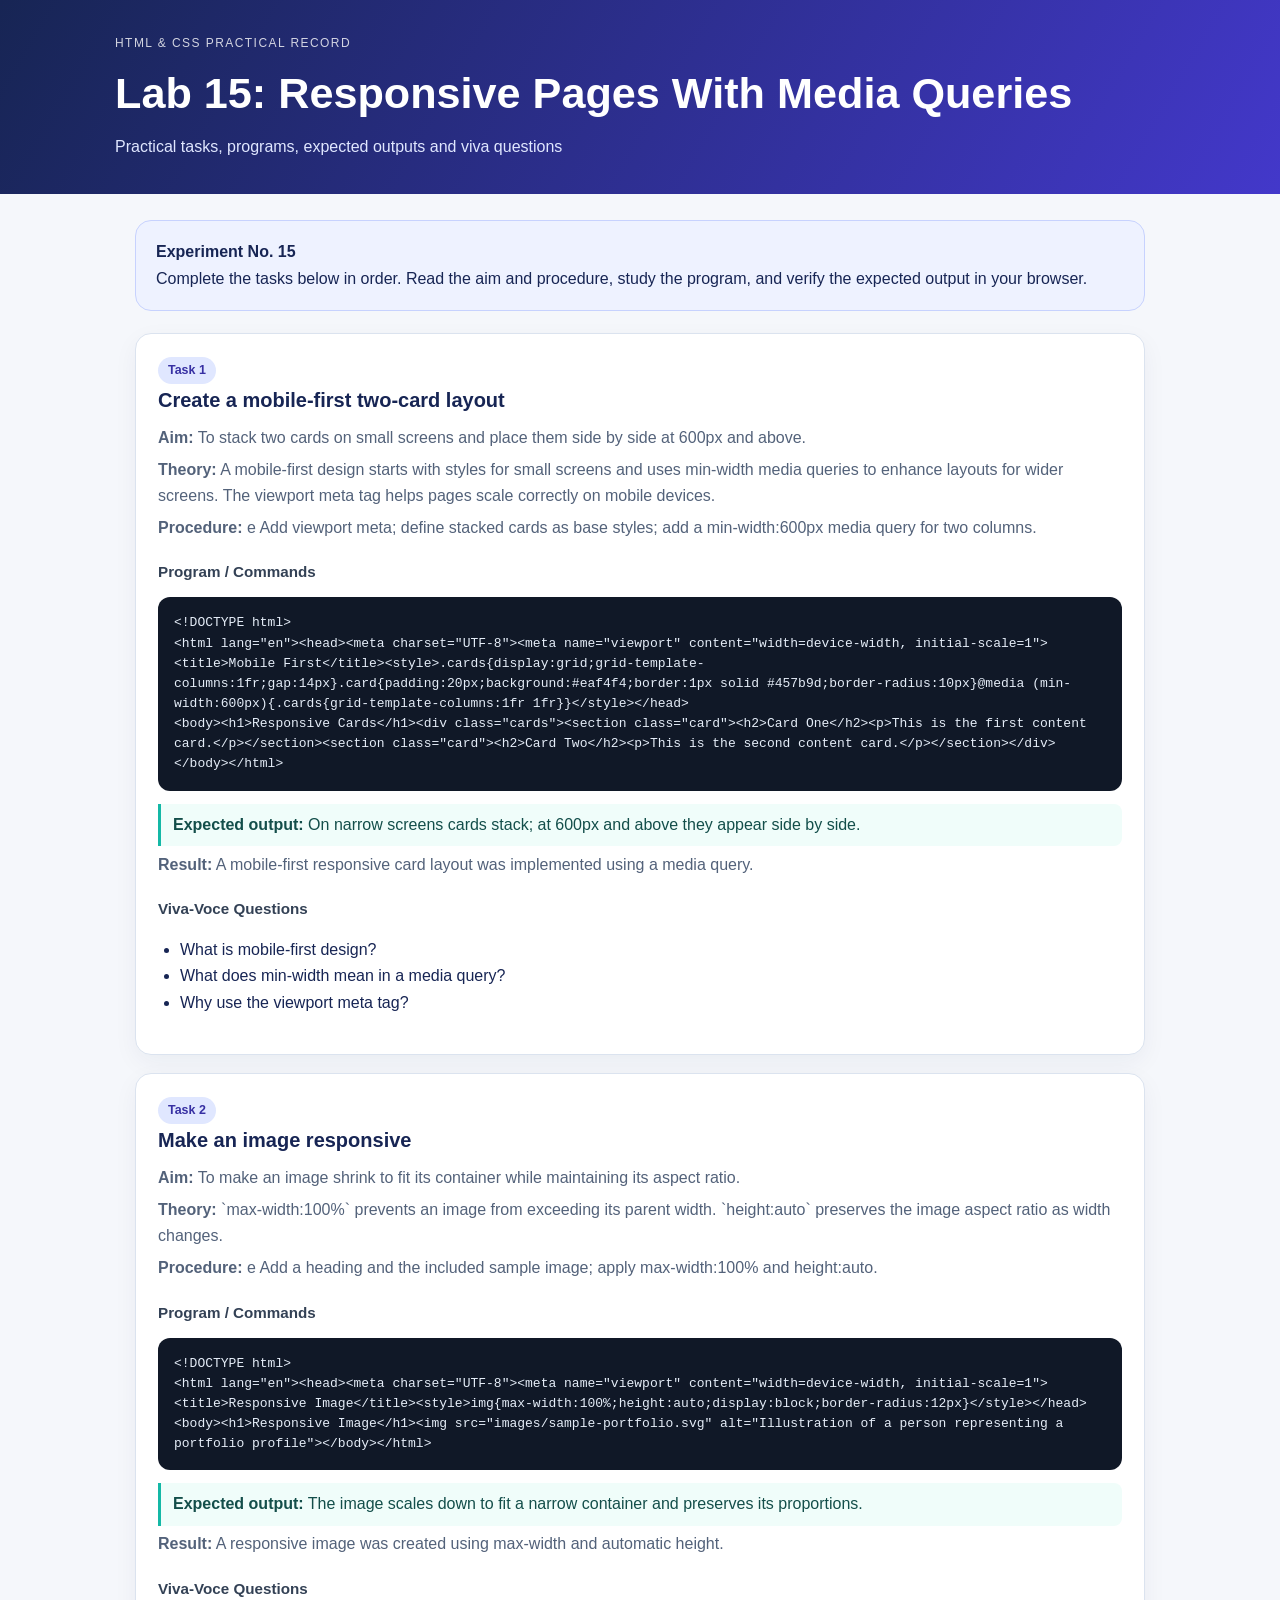
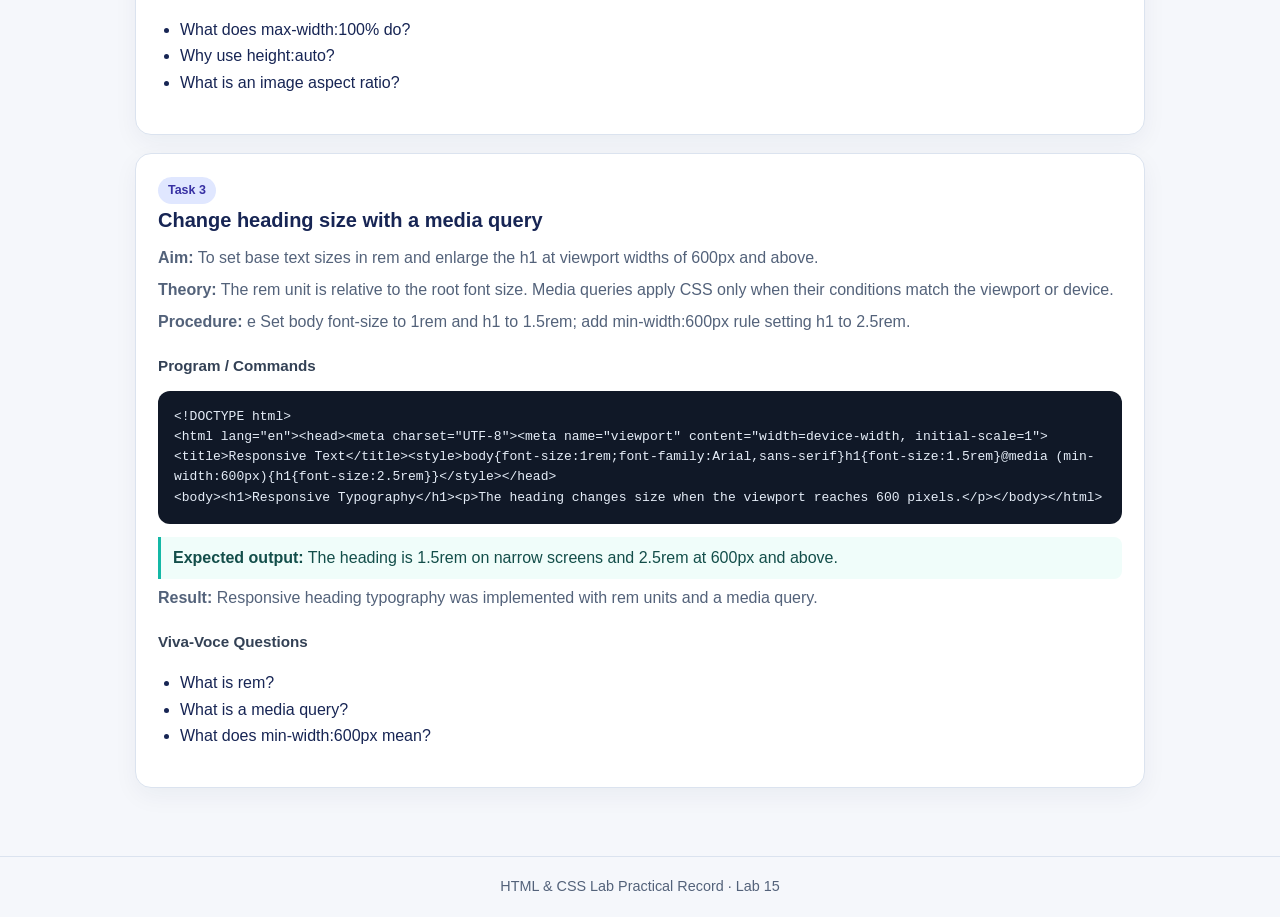
<file: HTML-CSS-Practicals/Lab15/index.html>
<!DOCTYPE html>
<html lang="en">
<head>
<meta charset="UTF-8">
<meta name="viewport" content="width=device-width, initial-scale=1.0">
<title>Lab 15 - Responsive Pages With Media Queries</title>
<link rel="stylesheet" href="style.css">
</head>
<body>
<header><div class="wrap"><div class="eyebrow">HTML &amp; CSS Practical Record</div><h1>Lab 15: Responsive Pages With Media Queries</h1><p>Practical tasks, programs, expected outputs and viva questions</p></div></header>
<main>
<div class="intro"><strong>Experiment No. 15</strong><br>Complete the tasks below in order. Read the aim and procedure, study the program, and verify the expected output in your browser.</div>

<section class="task">
  <span class="tag">Task 1</span>
  <h2>Create a mobile-first two-card layout</h2>
  <p class="meta"><strong>Aim:</strong> To stack two cards on small screens and place them side by side at 600px and above.</p>
  <p class="meta"><strong>Theory:</strong> A mobile-first design starts with styles for small screens and uses min-width media queries to enhance layouts for wider screens. The viewport meta tag helps pages scale correctly on mobile devices.</p>
  <p class="meta"><strong>Procedure:</strong> e Add viewport meta; define stacked cards as base styles; add a min-width:600px media query for two columns.</p>
  <h3>Program / Commands</h3>
  <pre><code>&lt;!DOCTYPE html&gt;
&lt;html lang=&quot;en&quot;&gt;&lt;head&gt;&lt;meta charset=&quot;UTF-8&quot;&gt;&lt;meta name=&quot;viewport&quot; content=&quot;width=device-width, initial-scale=1&quot;&gt;&lt;title&gt;Mobile First&lt;/title&gt;&lt;style&gt;.cards{display:grid;grid-template-columns:1fr;gap:14px}.card{padding:20px;background:#eaf4f4;border:1px solid #457b9d;border-radius:10px}@media (min-width:600px){.cards{grid-template-columns:1fr 1fr}}&lt;/style&gt;&lt;/head&gt;
&lt;body&gt;&lt;h1&gt;Responsive Cards&lt;/h1&gt;&lt;div class=&quot;cards&quot;&gt;&lt;section class=&quot;card&quot;&gt;&lt;h2&gt;Card One&lt;/h2&gt;&lt;p&gt;This is the first content card.&lt;/p&gt;&lt;/section&gt;&lt;section class=&quot;card&quot;&gt;&lt;h2&gt;Card Two&lt;/h2&gt;&lt;p&gt;This is the second content card.&lt;/p&gt;&lt;/section&gt;&lt;/div&gt;&lt;/body&gt;&lt;/html&gt;</code></pre>
  <div class="output"><strong>Expected output:</strong> On narrow screens cards stack; at 600px and above they appear side by side.</div>
  <p class="meta"><strong>Result:</strong> A mobile-first responsive card layout was implemented using a media query.</p>
  <h3>Viva-Voce Questions</h3><ul><li>What is mobile-first design?</li><li>What does min-width mean in a media query?</li><li>Why use the viewport meta tag?</li></ul>
</section>
<section class="task">
  <span class="tag">Task 2</span>
  <h2>Make an image responsive</h2>
  <p class="meta"><strong>Aim:</strong> To make an image shrink to fit its container while maintaining its aspect ratio.</p>
  <p class="meta"><strong>Theory:</strong> `max-width:100%` prevents an image from exceeding its parent width. `height:auto` preserves the image aspect ratio as width changes.</p>
  <p class="meta"><strong>Procedure:</strong> e Add a heading and the included sample image; apply max-width:100% and height:auto.</p>
  <h3>Program / Commands</h3>
  <pre><code>&lt;!DOCTYPE html&gt;
&lt;html lang=&quot;en&quot;&gt;&lt;head&gt;&lt;meta charset=&quot;UTF-8&quot;&gt;&lt;meta name=&quot;viewport&quot; content=&quot;width=device-width, initial-scale=1&quot;&gt;&lt;title&gt;Responsive Image&lt;/title&gt;&lt;style&gt;img{max-width:100%;height:auto;display:block;border-radius:12px}&lt;/style&gt;&lt;/head&gt;
&lt;body&gt;&lt;h1&gt;Responsive Image&lt;/h1&gt;&lt;img src=&quot;images/sample-portfolio.svg&quot; alt=&quot;Illustration of a person representing a portfolio profile&quot;&gt;&lt;/body&gt;&lt;/html&gt;</code></pre>
  <div class="output"><strong>Expected output:</strong> The image scales down to fit a narrow container and preserves its proportions.</div>
  <p class="meta"><strong>Result:</strong> A responsive image was created using max-width and automatic height.</p>
  <h3>Viva-Voce Questions</h3><ul><li>What does max-width:100% do?</li><li>Why use height:auto?</li><li>What is an image aspect ratio?</li></ul>
</section>
<section class="task">
  <span class="tag">Task 3</span>
  <h2>Change heading size with a media query</h2>
  <p class="meta"><strong>Aim:</strong> To set base text sizes in rem and enlarge the h1 at viewport widths of 600px and above.</p>
  <p class="meta"><strong>Theory:</strong> The rem unit is relative to the root font size. Media queries apply CSS only when their conditions match the viewport or device.</p>
  <p class="meta"><strong>Procedure:</strong> e Set body font-size to 1rem and h1 to 1.5rem; add min-width:600px rule setting h1 to 2.5rem.</p>
  <h3>Program / Commands</h3>
  <pre><code>&lt;!DOCTYPE html&gt;
&lt;html lang=&quot;en&quot;&gt;&lt;head&gt;&lt;meta charset=&quot;UTF-8&quot;&gt;&lt;meta name=&quot;viewport&quot; content=&quot;width=device-width, initial-scale=1&quot;&gt;&lt;title&gt;Responsive Text&lt;/title&gt;&lt;style&gt;body{font-size:1rem;font-family:Arial,sans-serif}h1{font-size:1.5rem}@media (min-width:600px){h1{font-size:2.5rem}}&lt;/style&gt;&lt;/head&gt;
&lt;body&gt;&lt;h1&gt;Responsive Typography&lt;/h1&gt;&lt;p&gt;The heading changes size when the viewport reaches 600 pixels.&lt;/p&gt;&lt;/body&gt;&lt;/html&gt;</code></pre>
  <div class="output"><strong>Expected output:</strong> The heading is 1.5rem on narrow screens and 2.5rem at 600px and above.</div>
  <p class="meta"><strong>Result:</strong> Responsive heading typography was implemented with rem units and a media query.</p>
  <h3>Viva-Voce Questions</h3><ul><li>What is rem?</li><li>What is a media query?</li><li>What does min-width:600px mean?</li></ul>
</section>
</main>
<footer>HTML &amp; CSS Lab Practical Record · Lab 15</footer>
</body></html>
</file>
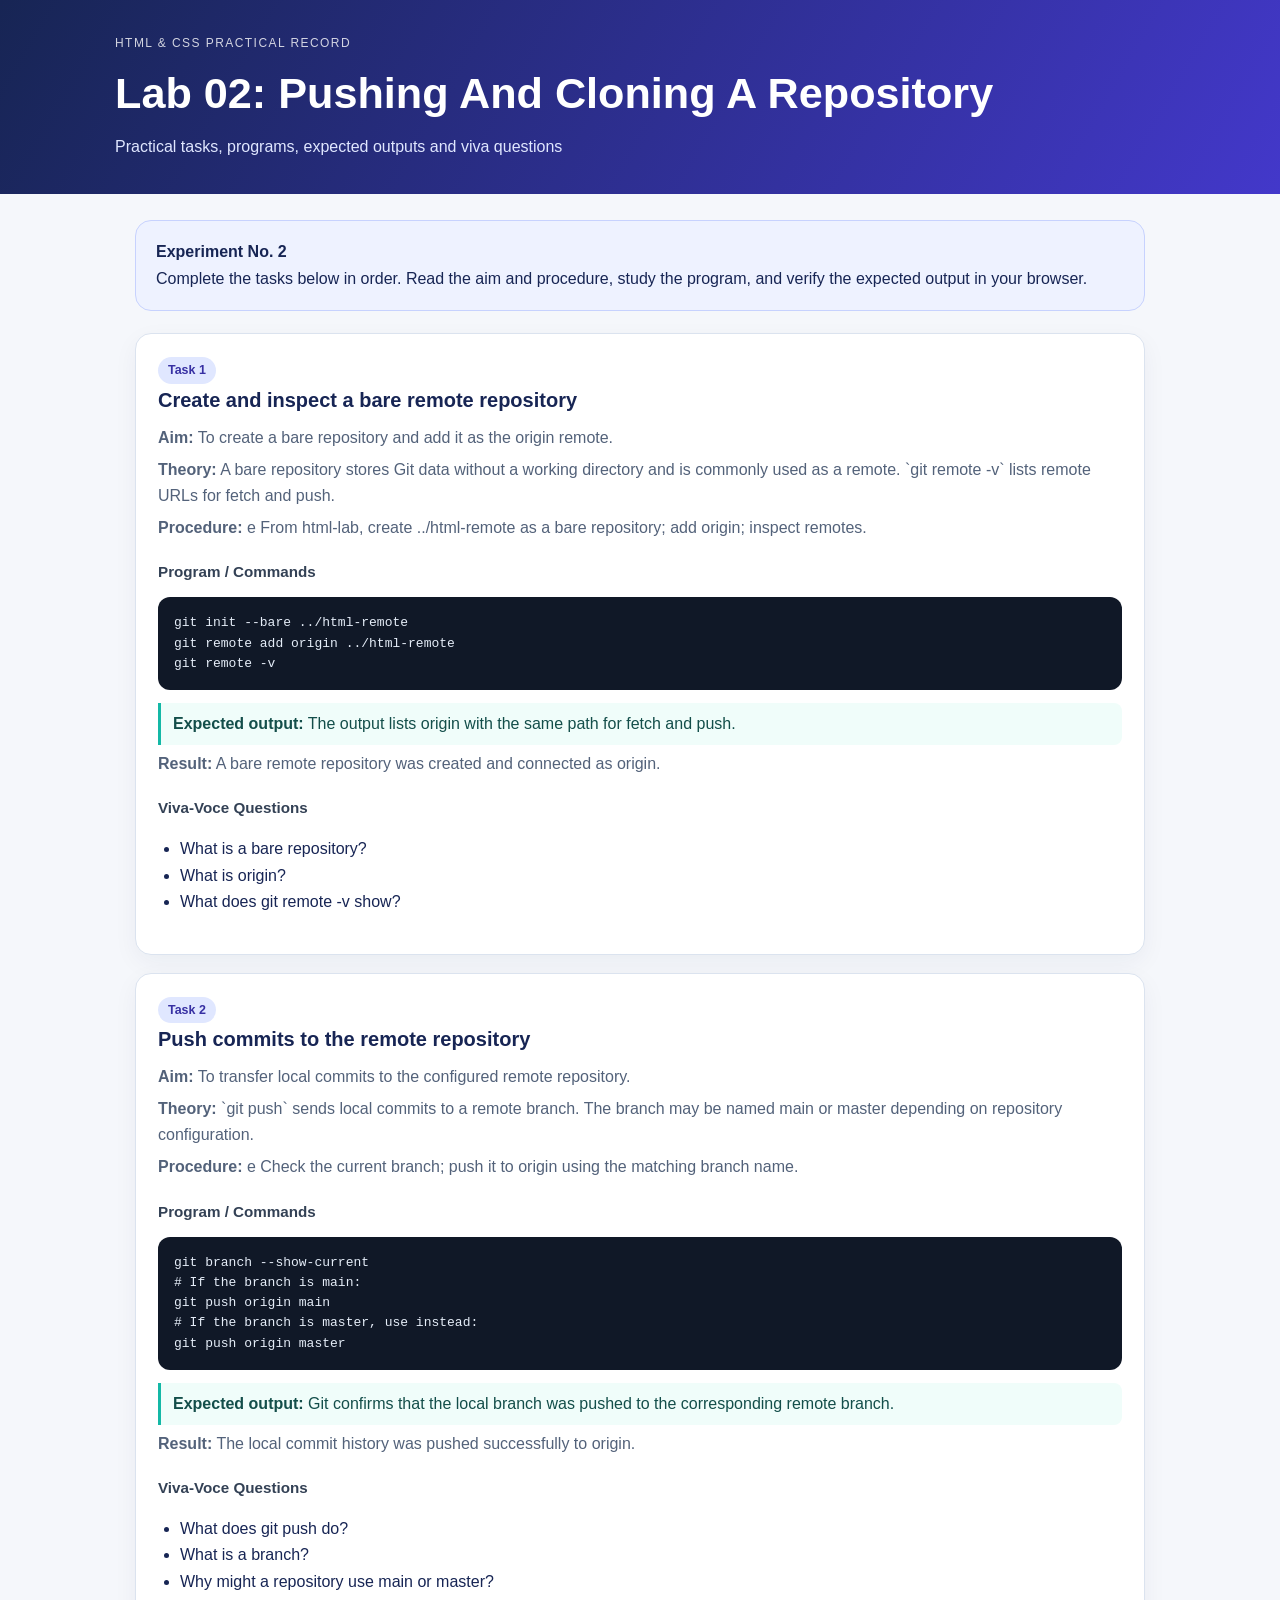
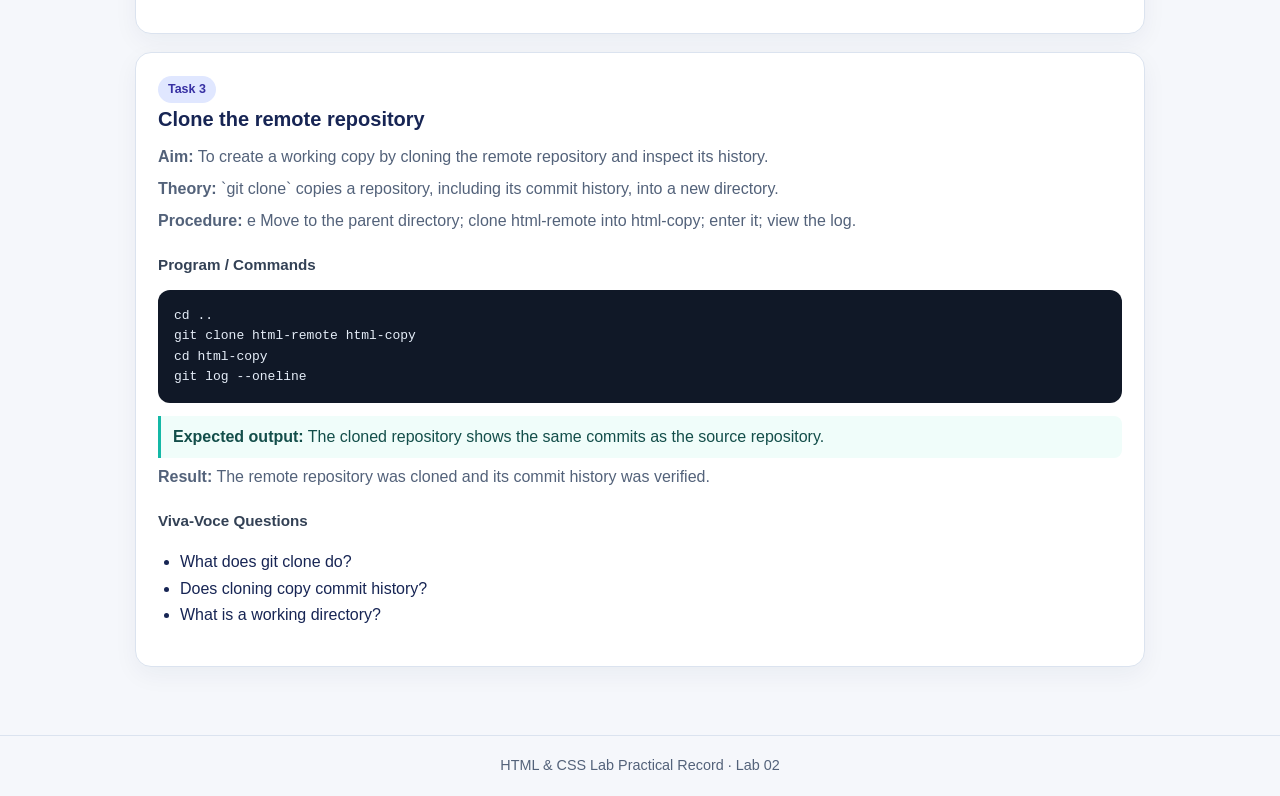
<file: HTML-CSS-Practicals/Lab2/index.html>
<!DOCTYPE html>
<html lang="en">
<head>
<meta charset="UTF-8">
<meta name="viewport" content="width=device-width, initial-scale=1.0">
<title>Lab 2 - Pushing And Cloning A Repository</title>
<link rel="stylesheet" href="style.css">
</head>
<body>
<header><div class="wrap"><div class="eyebrow">HTML &amp; CSS Practical Record</div><h1>Lab 02: Pushing And Cloning A Repository</h1><p>Practical tasks, programs, expected outputs and viva questions</p></div></header>
<main>
<div class="intro"><strong>Experiment No. 2</strong><br>Complete the tasks below in order. Read the aim and procedure, study the program, and verify the expected output in your browser.</div>

<section class="task">
  <span class="tag">Task 1</span>
  <h2>Create and inspect a bare remote repository</h2>
  <p class="meta"><strong>Aim:</strong> To create a bare repository and add it as the origin remote.</p>
  <p class="meta"><strong>Theory:</strong> A bare repository stores Git data without a working directory and is commonly used as a remote. `git remote -v` lists remote URLs for fetch and push.</p>
  <p class="meta"><strong>Procedure:</strong> e From html-lab, create ../html-remote as a bare repository; add origin; inspect remotes.</p>
  <h3>Program / Commands</h3>
  <pre><code>git init --bare ../html-remote
git remote add origin ../html-remote
git remote -v</code></pre>
  <div class="output"><strong>Expected output:</strong> The output lists origin with the same path for fetch and push.</div>
  <p class="meta"><strong>Result:</strong> A bare remote repository was created and connected as origin.</p>
  <h3>Viva-Voce Questions</h3><ul><li>What is a bare repository?</li><li>What is origin?</li><li>What does git remote -v show?</li></ul>
</section>
<section class="task">
  <span class="tag">Task 2</span>
  <h2>Push commits to the remote repository</h2>
  <p class="meta"><strong>Aim:</strong> To transfer local commits to the configured remote repository.</p>
  <p class="meta"><strong>Theory:</strong> `git push` sends local commits to a remote branch. The branch may be named main or master depending on repository configuration.</p>
  <p class="meta"><strong>Procedure:</strong> e Check the current branch; push it to origin using the matching branch name.</p>
  <h3>Program / Commands</h3>
  <pre><code>git branch --show-current
# If the branch is main:
git push origin main
# If the branch is master, use instead:
git push origin master</code></pre>
  <div class="output"><strong>Expected output:</strong> Git confirms that the local branch was pushed to the corresponding remote branch.</div>
  <p class="meta"><strong>Result:</strong> The local commit history was pushed successfully to origin.</p>
  <h3>Viva-Voce Questions</h3><ul><li>What does git push do?</li><li>What is a branch?</li><li>Why might a repository use main or master?</li></ul>
</section>
<section class="task">
  <span class="tag">Task 3</span>
  <h2>Clone the remote repository</h2>
  <p class="meta"><strong>Aim:</strong> To create a working copy by cloning the remote repository and inspect its history.</p>
  <p class="meta"><strong>Theory:</strong> `git clone` copies a repository, including its commit history, into a new directory.</p>
  <p class="meta"><strong>Procedure:</strong> e Move to the parent directory; clone html-remote into html-copy; enter it; view the log.</p>
  <h3>Program / Commands</h3>
  <pre><code>cd ..
git clone html-remote html-copy
cd html-copy
git log --oneline</code></pre>
  <div class="output"><strong>Expected output:</strong> The cloned repository shows the same commits as the source repository.</div>
  <p class="meta"><strong>Result:</strong> The remote repository was cloned and its commit history was verified.</p>
  <h3>Viva-Voce Questions</h3><ul><li>What does git clone do?</li><li>Does cloning copy commit history?</li><li>What is a working directory?</li></ul>
</section>
</main>
<footer>HTML &amp; CSS Lab Practical Record · Lab 02</footer>
</body></html>
</file>
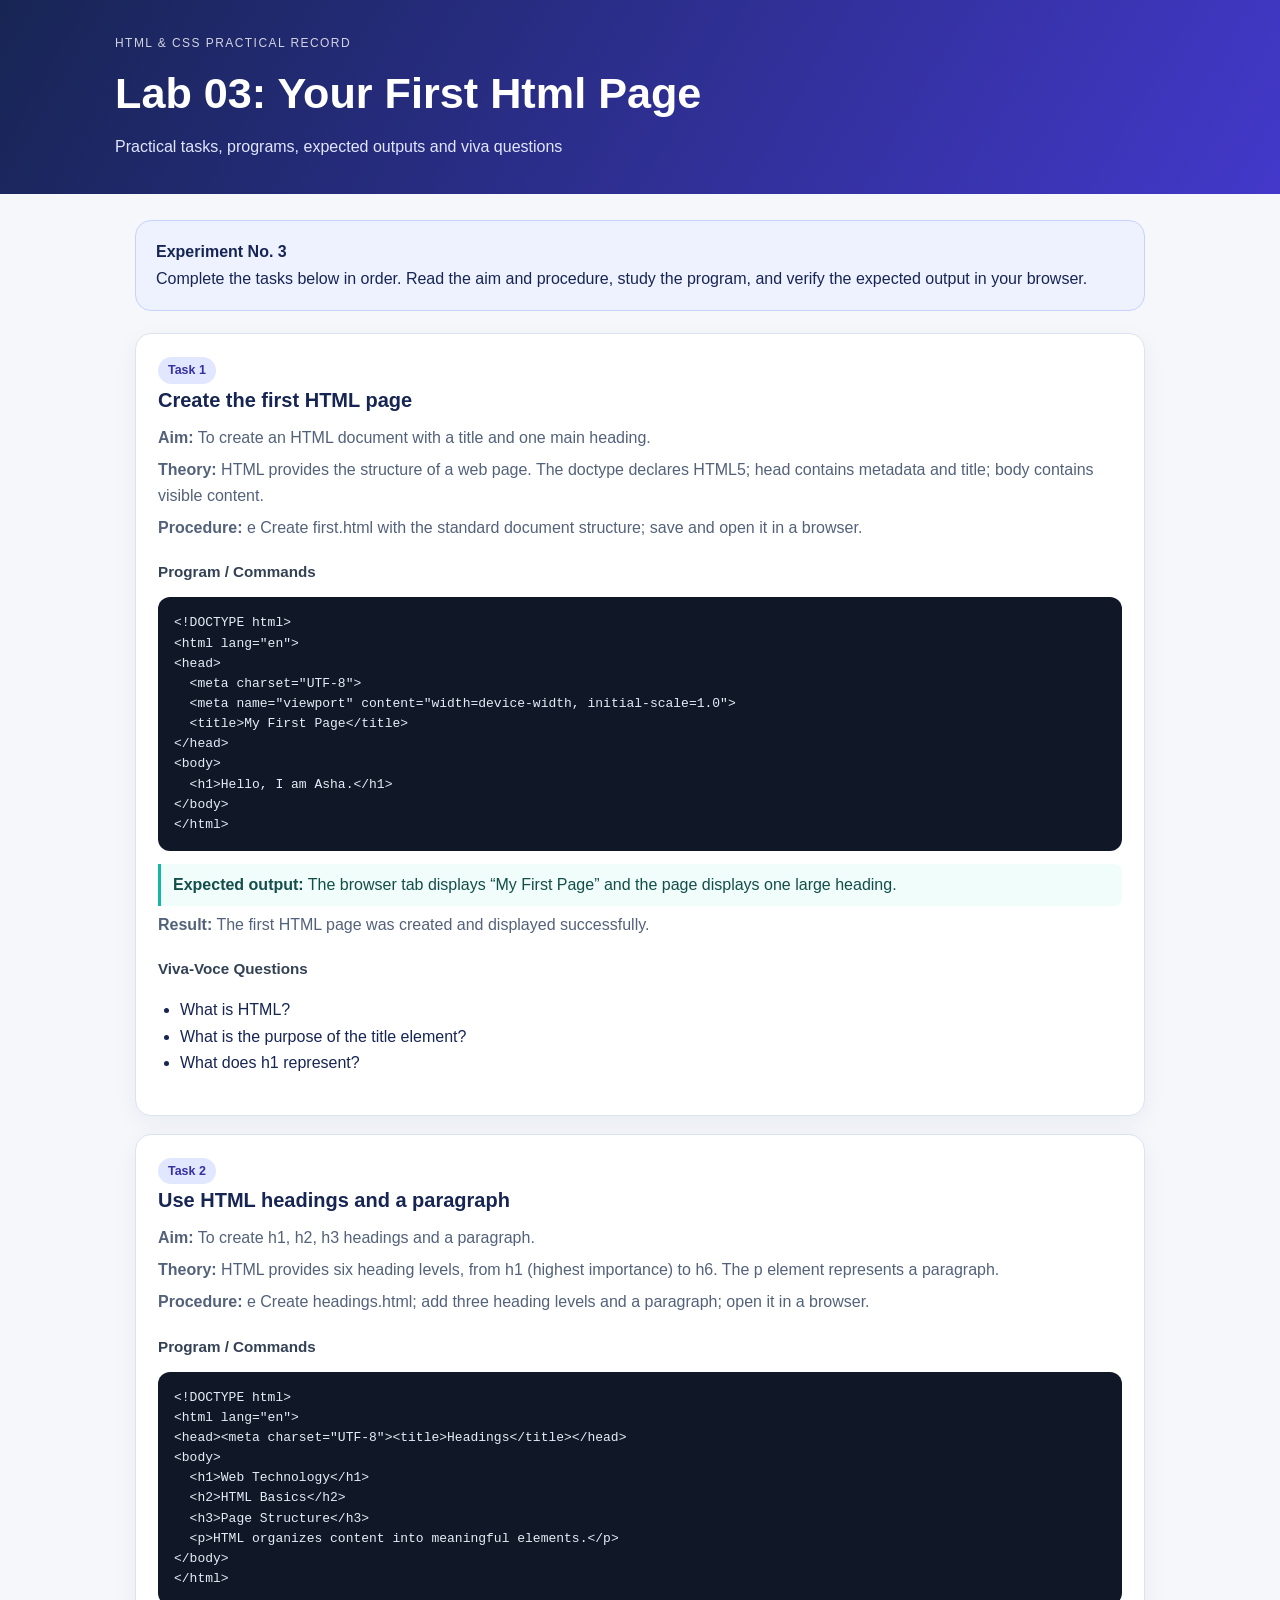
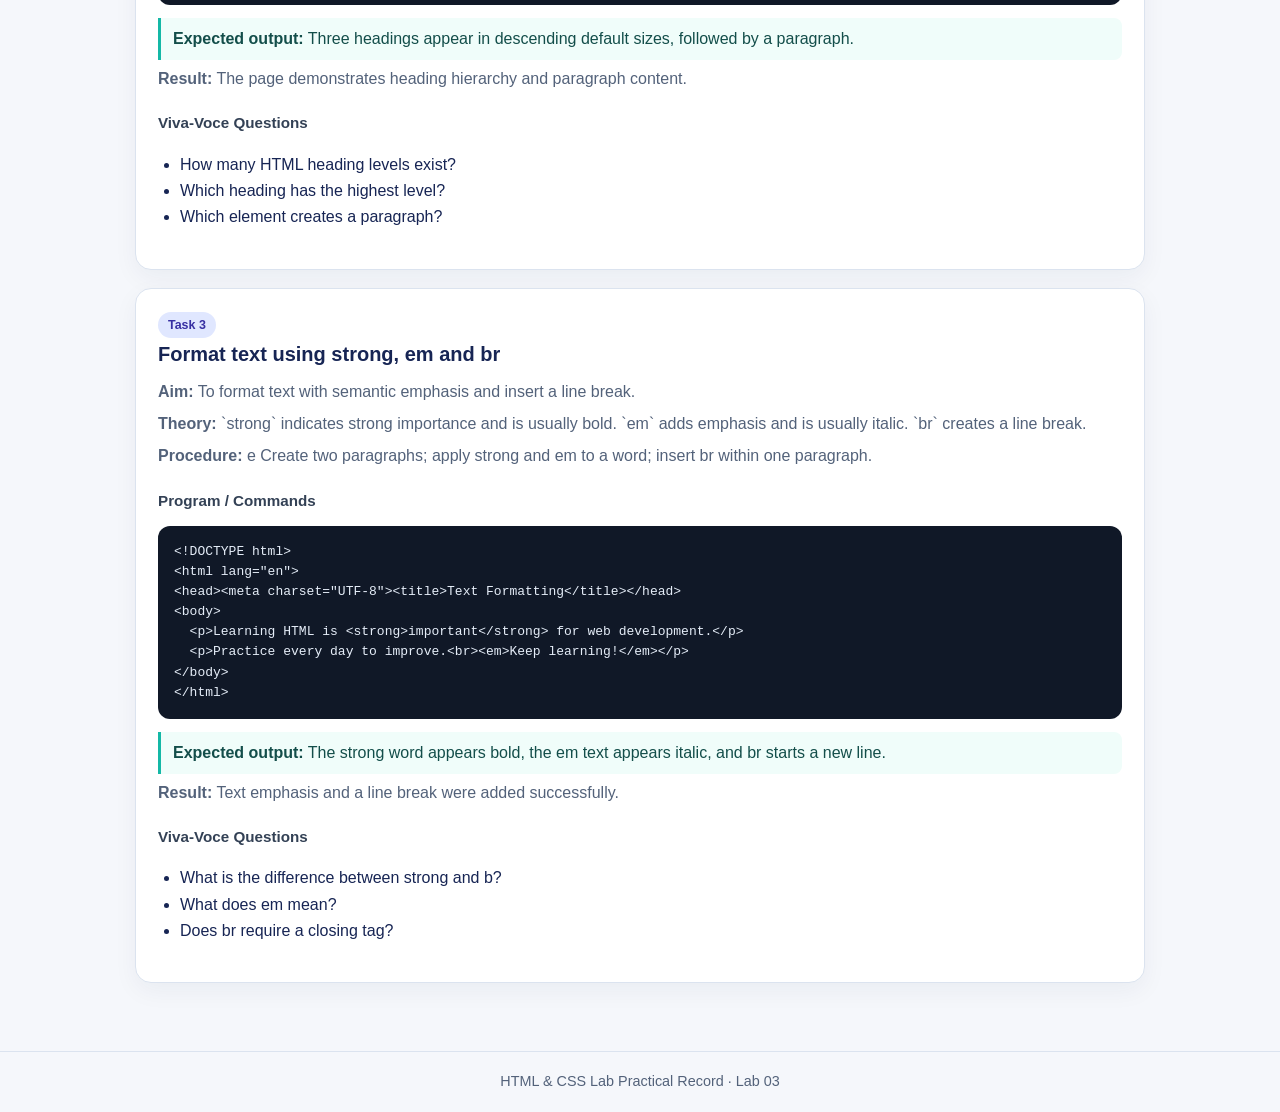
<file: HTML-CSS-Practicals/Lab3/index.html>
<!DOCTYPE html>
<html lang="en">
<head>
<meta charset="UTF-8">
<meta name="viewport" content="width=device-width, initial-scale=1.0">
<title>Lab 3 - Your First Html Page</title>
<link rel="stylesheet" href="style.css">
</head>
<body>
<header><div class="wrap"><div class="eyebrow">HTML &amp; CSS Practical Record</div><h1>Lab 03: Your First Html Page</h1><p>Practical tasks, programs, expected outputs and viva questions</p></div></header>
<main>
<div class="intro"><strong>Experiment No. 3</strong><br>Complete the tasks below in order. Read the aim and procedure, study the program, and verify the expected output in your browser.</div>

<section class="task">
  <span class="tag">Task 1</span>
  <h2>Create the first HTML page</h2>
  <p class="meta"><strong>Aim:</strong> To create an HTML document with a title and one main heading.</p>
  <p class="meta"><strong>Theory:</strong> HTML provides the structure of a web page. The doctype declares HTML5; head contains metadata and title; body contains visible content.</p>
  <p class="meta"><strong>Procedure:</strong> e Create first.html with the standard document structure; save and open it in a browser.</p>
  <h3>Program / Commands</h3>
  <pre><code>&lt;!DOCTYPE html&gt;
&lt;html lang=&quot;en&quot;&gt;
&lt;head&gt;
  &lt;meta charset=&quot;UTF-8&quot;&gt;
  &lt;meta name=&quot;viewport&quot; content=&quot;width=device-width, initial-scale=1.0&quot;&gt;
  &lt;title&gt;My First Page&lt;/title&gt;
&lt;/head&gt;
&lt;body&gt;
  &lt;h1&gt;Hello, I am Asha.&lt;/h1&gt;
&lt;/body&gt;
&lt;/html&gt;</code></pre>
  <div class="output"><strong>Expected output:</strong> The browser tab displays “My First Page” and the page displays one large heading.</div>
  <p class="meta"><strong>Result:</strong> The first HTML page was created and displayed successfully.</p>
  <h3>Viva-Voce Questions</h3><ul><li>What is HTML?</li><li>What is the purpose of the title element?</li><li>What does h1 represent?</li></ul>
</section>
<section class="task">
  <span class="tag">Task 2</span>
  <h2>Use HTML headings and a paragraph</h2>
  <p class="meta"><strong>Aim:</strong> To create h1, h2, h3 headings and a paragraph.</p>
  <p class="meta"><strong>Theory:</strong> HTML provides six heading levels, from h1 (highest importance) to h6. The p element represents a paragraph.</p>
  <p class="meta"><strong>Procedure:</strong> e Create headings.html; add three heading levels and a paragraph; open it in a browser.</p>
  <h3>Program / Commands</h3>
  <pre><code>&lt;!DOCTYPE html&gt;
&lt;html lang=&quot;en&quot;&gt;
&lt;head&gt;&lt;meta charset=&quot;UTF-8&quot;&gt;&lt;title&gt;Headings&lt;/title&gt;&lt;/head&gt;
&lt;body&gt;
  &lt;h1&gt;Web Technology&lt;/h1&gt;
  &lt;h2&gt;HTML Basics&lt;/h2&gt;
  &lt;h3&gt;Page Structure&lt;/h3&gt;
  &lt;p&gt;HTML organizes content into meaningful elements.&lt;/p&gt;
&lt;/body&gt;
&lt;/html&gt;</code></pre>
  <div class="output"><strong>Expected output:</strong> Three headings appear in descending default sizes, followed by a paragraph.</div>
  <p class="meta"><strong>Result:</strong> The page demonstrates heading hierarchy and paragraph content.</p>
  <h3>Viva-Voce Questions</h3><ul><li>How many HTML heading levels exist?</li><li>Which heading has the highest level?</li><li>Which element creates a paragraph?</li></ul>
</section>
<section class="task">
  <span class="tag">Task 3</span>
  <h2>Format text using strong, em and br</h2>
  <p class="meta"><strong>Aim:</strong> To format text with semantic emphasis and insert a line break.</p>
  <p class="meta"><strong>Theory:</strong> `strong` indicates strong importance and is usually bold. `em` adds emphasis and is usually italic. `br` creates a line break.</p>
  <p class="meta"><strong>Procedure:</strong> e Create two paragraphs; apply strong and em to a word; insert br within one paragraph.</p>
  <h3>Program / Commands</h3>
  <pre><code>&lt;!DOCTYPE html&gt;
&lt;html lang=&quot;en&quot;&gt;
&lt;head&gt;&lt;meta charset=&quot;UTF-8&quot;&gt;&lt;title&gt;Text Formatting&lt;/title&gt;&lt;/head&gt;
&lt;body&gt;
  &lt;p&gt;Learning HTML is &lt;strong&gt;important&lt;/strong&gt; for web development.&lt;/p&gt;
  &lt;p&gt;Practice every day to improve.&lt;br&gt;&lt;em&gt;Keep learning!&lt;/em&gt;&lt;/p&gt;
&lt;/body&gt;
&lt;/html&gt;</code></pre>
  <div class="output"><strong>Expected output:</strong> The strong word appears bold, the em text appears italic, and br starts a new line.</div>
  <p class="meta"><strong>Result:</strong> Text emphasis and a line break were added successfully.</p>
  <h3>Viva-Voce Questions</h3><ul><li>What is the difference between strong and b?</li><li>What does em mean?</li><li>Does br require a closing tag?</li></ul>
</section>
</main>
<footer>HTML &amp; CSS Lab Practical Record · Lab 03</footer>
</body></html>
</file>
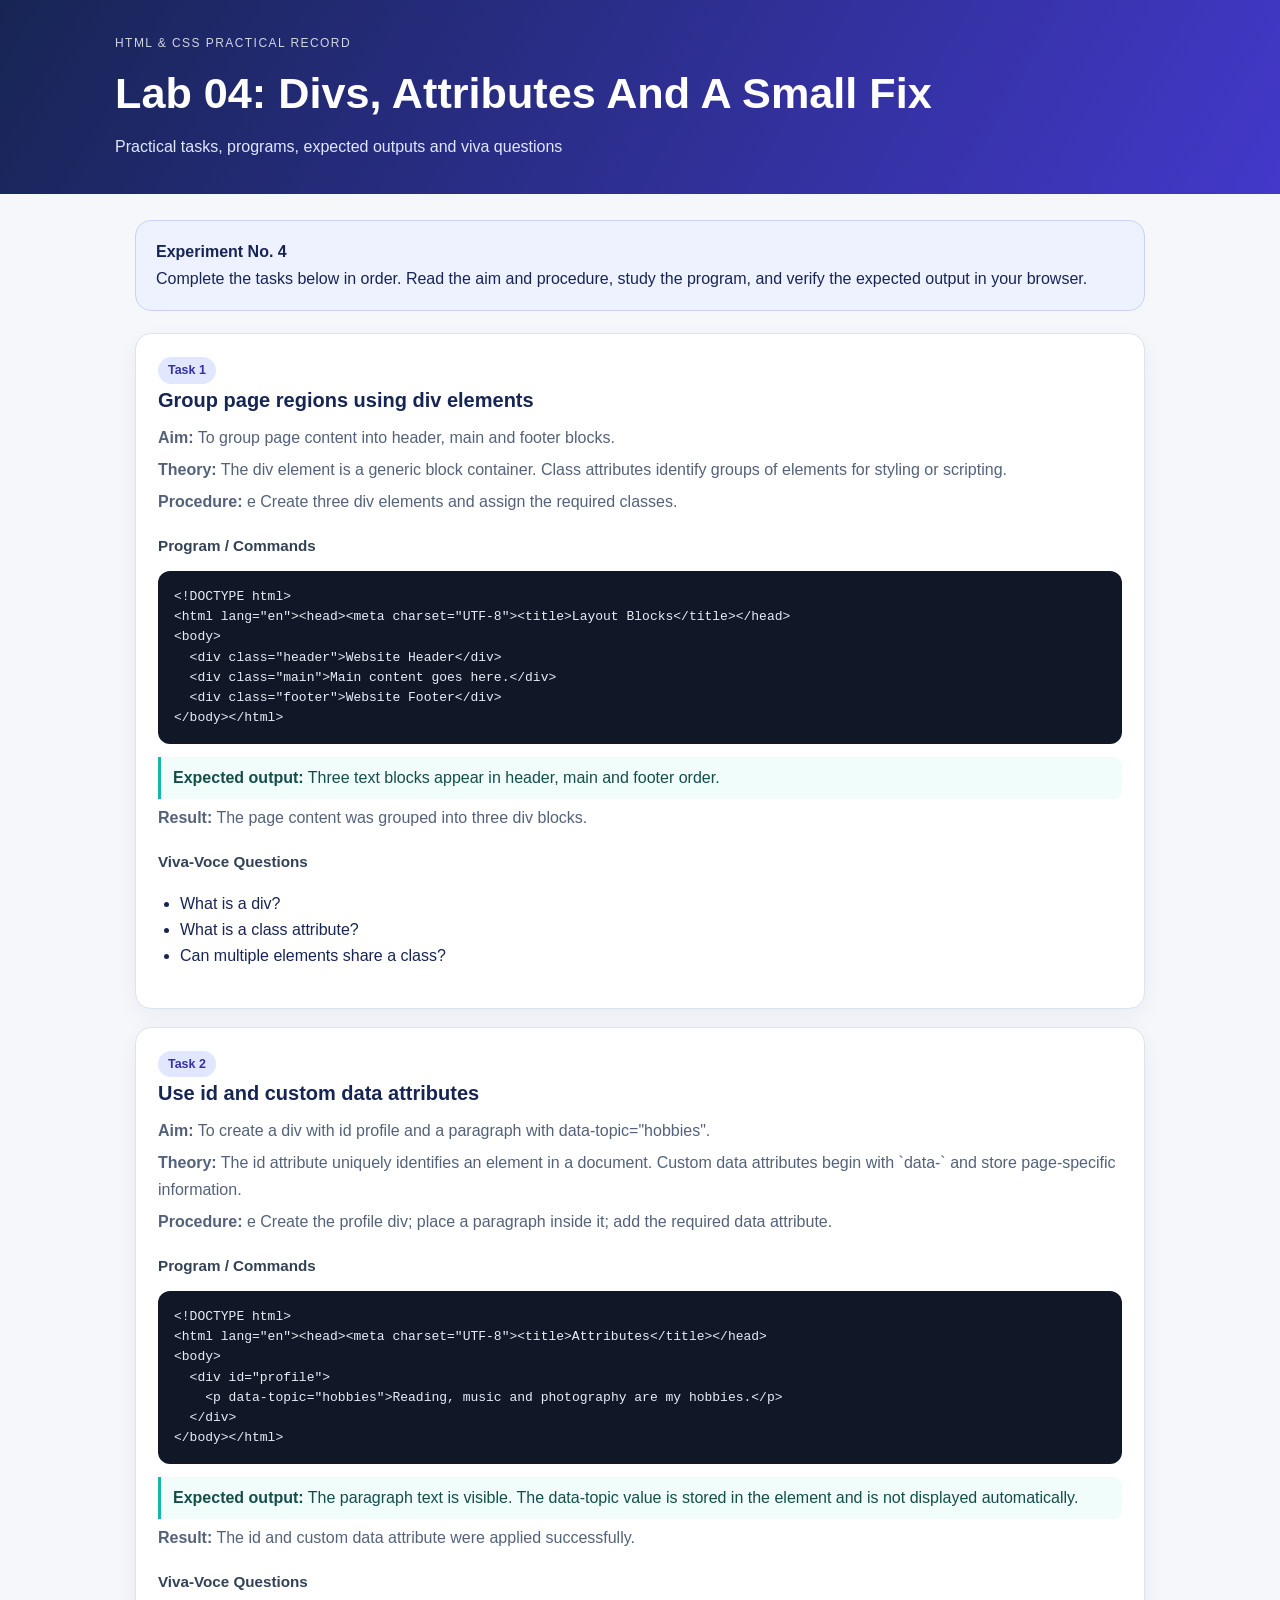
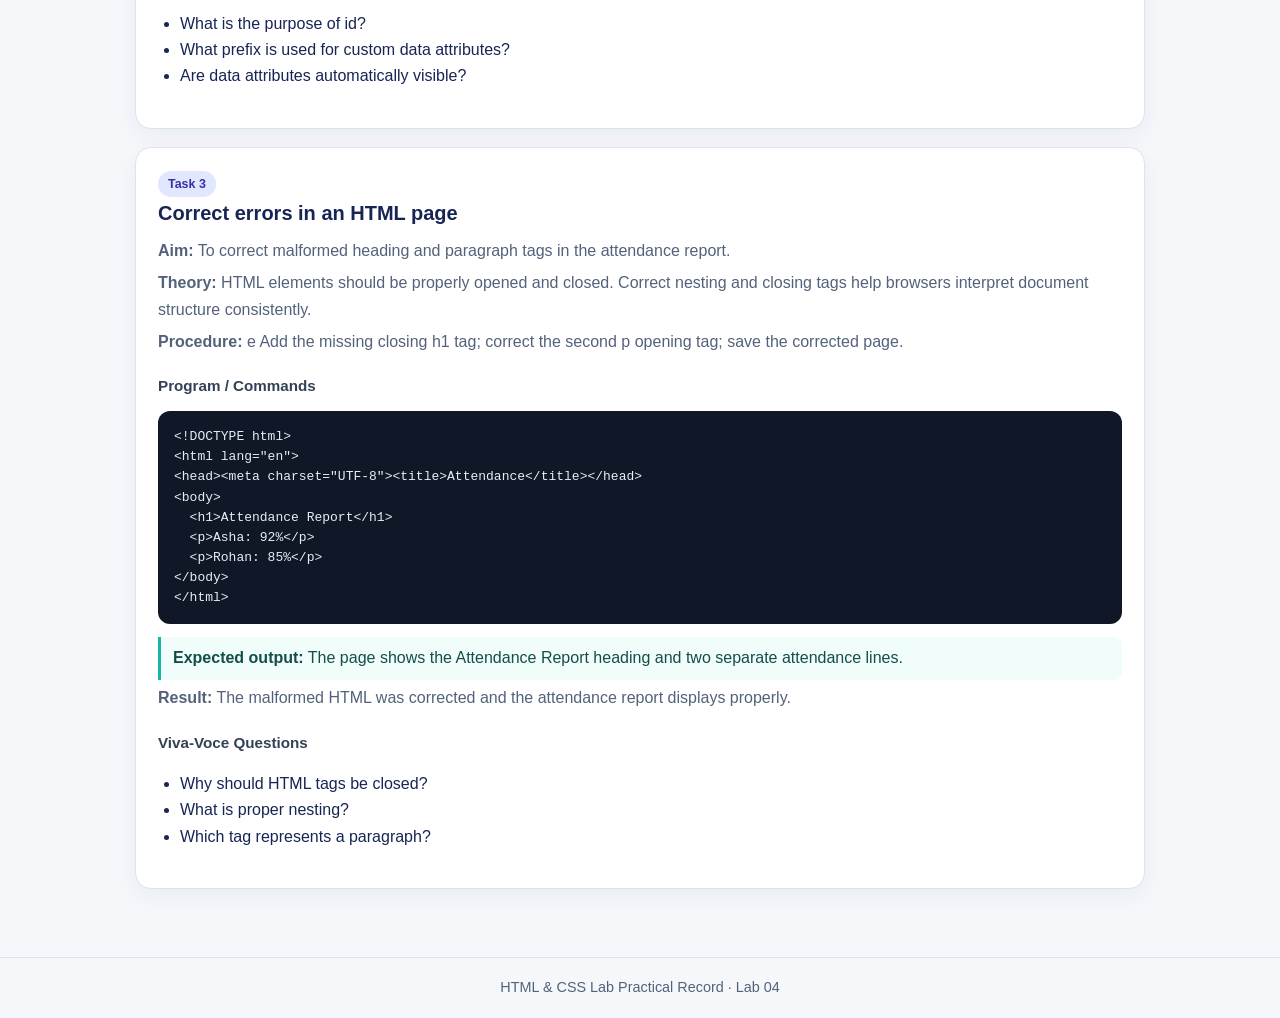
<file: HTML-CSS-Practicals/Lab4/index.html>
<!DOCTYPE html>
<html lang="en">
<head>
<meta charset="UTF-8">
<meta name="viewport" content="width=device-width, initial-scale=1.0">
<title>Lab 4 - Divs, Attributes And A Small Fix</title>
<link rel="stylesheet" href="style.css">
</head>
<body>
<header><div class="wrap"><div class="eyebrow">HTML &amp; CSS Practical Record</div><h1>Lab 04: Divs, Attributes And A Small Fix</h1><p>Practical tasks, programs, expected outputs and viva questions</p></div></header>
<main>
<div class="intro"><strong>Experiment No. 4</strong><br>Complete the tasks below in order. Read the aim and procedure, study the program, and verify the expected output in your browser.</div>

<section class="task">
  <span class="tag">Task 1</span>
  <h2>Group page regions using div elements</h2>
  <p class="meta"><strong>Aim:</strong> To group page content into header, main and footer blocks.</p>
  <p class="meta"><strong>Theory:</strong> The div element is a generic block container. Class attributes identify groups of elements for styling or scripting.</p>
  <p class="meta"><strong>Procedure:</strong> e Create three div elements and assign the required classes.</p>
  <h3>Program / Commands</h3>
  <pre><code>&lt;!DOCTYPE html&gt;
&lt;html lang=&quot;en&quot;&gt;&lt;head&gt;&lt;meta charset=&quot;UTF-8&quot;&gt;&lt;title&gt;Layout Blocks&lt;/title&gt;&lt;/head&gt;
&lt;body&gt;
  &lt;div class=&quot;header&quot;&gt;Website Header&lt;/div&gt;
  &lt;div class=&quot;main&quot;&gt;Main content goes here.&lt;/div&gt;
  &lt;div class=&quot;footer&quot;&gt;Website Footer&lt;/div&gt;
&lt;/body&gt;&lt;/html&gt;</code></pre>
  <div class="output"><strong>Expected output:</strong> Three text blocks appear in header, main and footer order.</div>
  <p class="meta"><strong>Result:</strong> The page content was grouped into three div blocks.</p>
  <h3>Viva-Voce Questions</h3><ul><li>What is a div?</li><li>What is a class attribute?</li><li>Can multiple elements share a class?</li></ul>
</section>
<section class="task">
  <span class="tag">Task 2</span>
  <h2>Use id and custom data attributes</h2>
  <p class="meta"><strong>Aim:</strong> To create a div with id profile and a paragraph with data-topic=&quot;hobbies&quot;.</p>
  <p class="meta"><strong>Theory:</strong> The id attribute uniquely identifies an element in a document. Custom data attributes begin with `data-` and store page-specific information.</p>
  <p class="meta"><strong>Procedure:</strong> e Create the profile div; place a paragraph inside it; add the required data attribute.</p>
  <h3>Program / Commands</h3>
  <pre><code>&lt;!DOCTYPE html&gt;
&lt;html lang=&quot;en&quot;&gt;&lt;head&gt;&lt;meta charset=&quot;UTF-8&quot;&gt;&lt;title&gt;Attributes&lt;/title&gt;&lt;/head&gt;
&lt;body&gt;
  &lt;div id=&quot;profile&quot;&gt;
    &lt;p data-topic=&quot;hobbies&quot;&gt;Reading, music and photography are my hobbies.&lt;/p&gt;
  &lt;/div&gt;
&lt;/body&gt;&lt;/html&gt;</code></pre>
  <div class="output"><strong>Expected output:</strong> The paragraph text is visible. The data-topic value is stored in the element and is not displayed automatically.</div>
  <p class="meta"><strong>Result:</strong> The id and custom data attribute were applied successfully.</p>
  <h3>Viva-Voce Questions</h3><ul><li>What is the purpose of id?</li><li>What prefix is used for custom data attributes?</li><li>Are data attributes automatically visible?</li></ul>
</section>
<section class="task">
  <span class="tag">Task 3</span>
  <h2>Correct errors in an HTML page</h2>
  <p class="meta"><strong>Aim:</strong> To correct malformed heading and paragraph tags in the attendance report.</p>
  <p class="meta"><strong>Theory:</strong> HTML elements should be properly opened and closed. Correct nesting and closing tags help browsers interpret document structure consistently.</p>
  <p class="meta"><strong>Procedure:</strong> e Add the missing closing h1 tag; correct the second p opening tag; save the corrected page.</p>
  <h3>Program / Commands</h3>
  <pre><code>&lt;!DOCTYPE html&gt;
&lt;html lang=&quot;en&quot;&gt;
&lt;head&gt;&lt;meta charset=&quot;UTF-8&quot;&gt;&lt;title&gt;Attendance&lt;/title&gt;&lt;/head&gt;
&lt;body&gt;
  &lt;h1&gt;Attendance Report&lt;/h1&gt;
  &lt;p&gt;Asha: 92%&lt;/p&gt;
  &lt;p&gt;Rohan: 85%&lt;/p&gt;
&lt;/body&gt;
&lt;/html&gt;</code></pre>
  <div class="output"><strong>Expected output:</strong> The page shows the Attendance Report heading and two separate attendance lines.</div>
  <p class="meta"><strong>Result:</strong> The malformed HTML was corrected and the attendance report displays properly.</p>
  <h3>Viva-Voce Questions</h3><ul><li>Why should HTML tags be closed?</li><li>What is proper nesting?</li><li>Which tag represents a paragraph?</li></ul>
</section>
</main>
<footer>HTML &amp; CSS Lab Practical Record · Lab 04</footer>
</body></html>
</file>
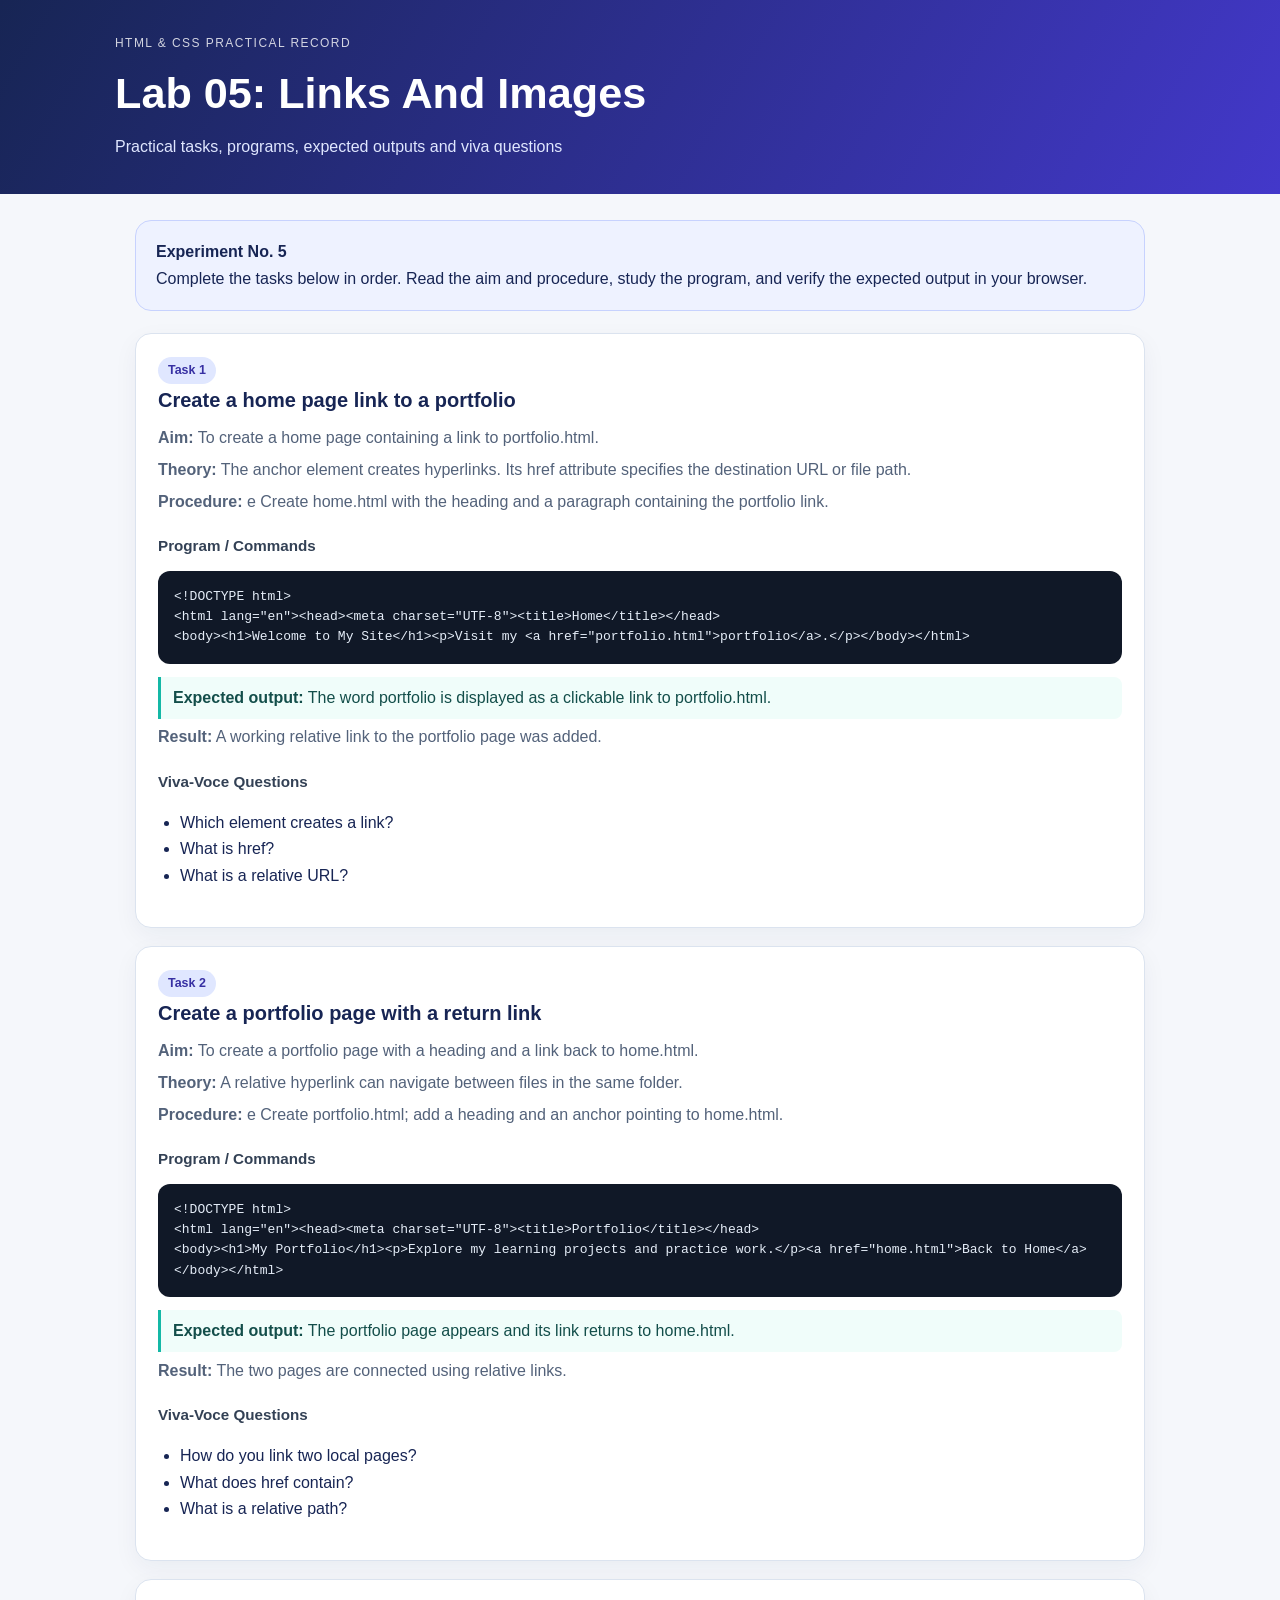
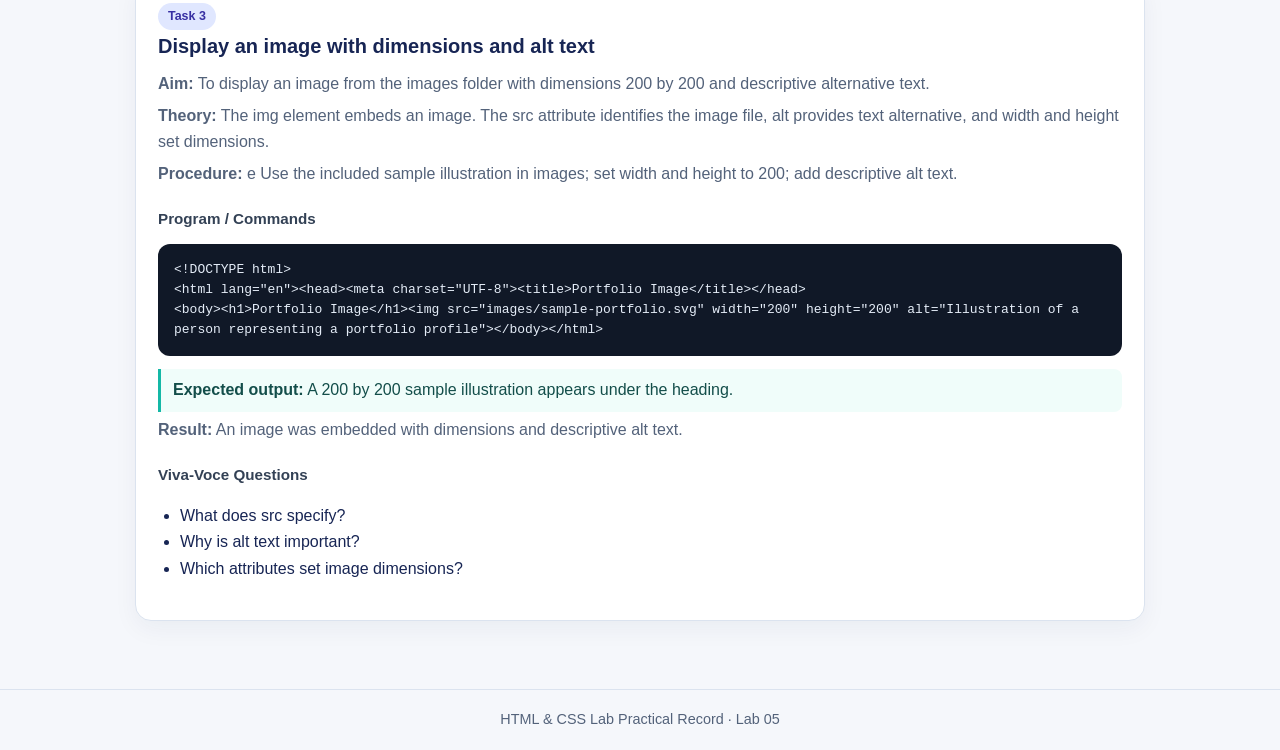
<file: HTML-CSS-Practicals/Lab5/index.html>
<!DOCTYPE html>
<html lang="en">
<head>
<meta charset="UTF-8">
<meta name="viewport" content="width=device-width, initial-scale=1.0">
<title>Lab 5 - Links And Images</title>
<link rel="stylesheet" href="style.css">
</head>
<body>
<header><div class="wrap"><div class="eyebrow">HTML &amp; CSS Practical Record</div><h1>Lab 05: Links And Images</h1><p>Practical tasks, programs, expected outputs and viva questions</p></div></header>
<main>
<div class="intro"><strong>Experiment No. 5</strong><br>Complete the tasks below in order. Read the aim and procedure, study the program, and verify the expected output in your browser.</div>

<section class="task">
  <span class="tag">Task 1</span>
  <h2>Create a home page link to a portfolio</h2>
  <p class="meta"><strong>Aim:</strong> To create a home page containing a link to portfolio.html.</p>
  <p class="meta"><strong>Theory:</strong> The anchor element creates hyperlinks. Its href attribute specifies the destination URL or file path.</p>
  <p class="meta"><strong>Procedure:</strong> e Create home.html with the heading and a paragraph containing the portfolio link.</p>
  <h3>Program / Commands</h3>
  <pre><code>&lt;!DOCTYPE html&gt;
&lt;html lang=&quot;en&quot;&gt;&lt;head&gt;&lt;meta charset=&quot;UTF-8&quot;&gt;&lt;title&gt;Home&lt;/title&gt;&lt;/head&gt;
&lt;body&gt;&lt;h1&gt;Welcome to My Site&lt;/h1&gt;&lt;p&gt;Visit my &lt;a href=&quot;portfolio.html&quot;&gt;portfolio&lt;/a&gt;.&lt;/p&gt;&lt;/body&gt;&lt;/html&gt;</code></pre>
  <div class="output"><strong>Expected output:</strong> The word portfolio is displayed as a clickable link to portfolio.html.</div>
  <p class="meta"><strong>Result:</strong> A working relative link to the portfolio page was added.</p>
  <h3>Viva-Voce Questions</h3><ul><li>Which element creates a link?</li><li>What is href?</li><li>What is a relative URL?</li></ul>
</section>
<section class="task">
  <span class="tag">Task 2</span>
  <h2>Create a portfolio page with a return link</h2>
  <p class="meta"><strong>Aim:</strong> To create a portfolio page with a heading and a link back to home.html.</p>
  <p class="meta"><strong>Theory:</strong> A relative hyperlink can navigate between files in the same folder.</p>
  <p class="meta"><strong>Procedure:</strong> e Create portfolio.html; add a heading and an anchor pointing to home.html.</p>
  <h3>Program / Commands</h3>
  <pre><code>&lt;!DOCTYPE html&gt;
&lt;html lang=&quot;en&quot;&gt;&lt;head&gt;&lt;meta charset=&quot;UTF-8&quot;&gt;&lt;title&gt;Portfolio&lt;/title&gt;&lt;/head&gt;
&lt;body&gt;&lt;h1&gt;My Portfolio&lt;/h1&gt;&lt;p&gt;Explore my learning projects and practice work.&lt;/p&gt;&lt;a href=&quot;home.html&quot;&gt;Back to Home&lt;/a&gt;&lt;/body&gt;&lt;/html&gt;</code></pre>
  <div class="output"><strong>Expected output:</strong> The portfolio page appears and its link returns to home.html.</div>
  <p class="meta"><strong>Result:</strong> The two pages are connected using relative links.</p>
  <h3>Viva-Voce Questions</h3><ul><li>How do you link two local pages?</li><li>What does href contain?</li><li>What is a relative path?</li></ul>
</section>
<section class="task">
  <span class="tag">Task 3</span>
  <h2>Display an image with dimensions and alt text</h2>
  <p class="meta"><strong>Aim:</strong> To display an image from the images folder with dimensions 200 by 200 and descriptive alternative text.</p>
  <p class="meta"><strong>Theory:</strong> The img element embeds an image. The src attribute identifies the image file, alt provides text alternative, and width and height set dimensions.</p>
  <p class="meta"><strong>Procedure:</strong> e Use the included sample illustration in images; set width and height to 200; add descriptive alt text.</p>
  <h3>Program / Commands</h3>
  <pre><code>&lt;!DOCTYPE html&gt;
&lt;html lang=&quot;en&quot;&gt;&lt;head&gt;&lt;meta charset=&quot;UTF-8&quot;&gt;&lt;title&gt;Portfolio Image&lt;/title&gt;&lt;/head&gt;
&lt;body&gt;&lt;h1&gt;Portfolio Image&lt;/h1&gt;&lt;img src=&quot;images/sample-portfolio.svg&quot; width=&quot;200&quot; height=&quot;200&quot; alt=&quot;Illustration of a person representing a portfolio profile&quot;&gt;&lt;/body&gt;&lt;/html&gt;</code></pre>
  <div class="output"><strong>Expected output:</strong> A 200 by 200 sample illustration appears under the heading.</div>
  <p class="meta"><strong>Result:</strong> An image was embedded with dimensions and descriptive alt text.</p>
  <h3>Viva-Voce Questions</h3><ul><li>What does src specify?</li><li>Why is alt text important?</li><li>Which attributes set image dimensions?</li></ul>
</section>
</main>
<footer>HTML &amp; CSS Lab Practical Record · Lab 05</footer>
</body></html>
</file>
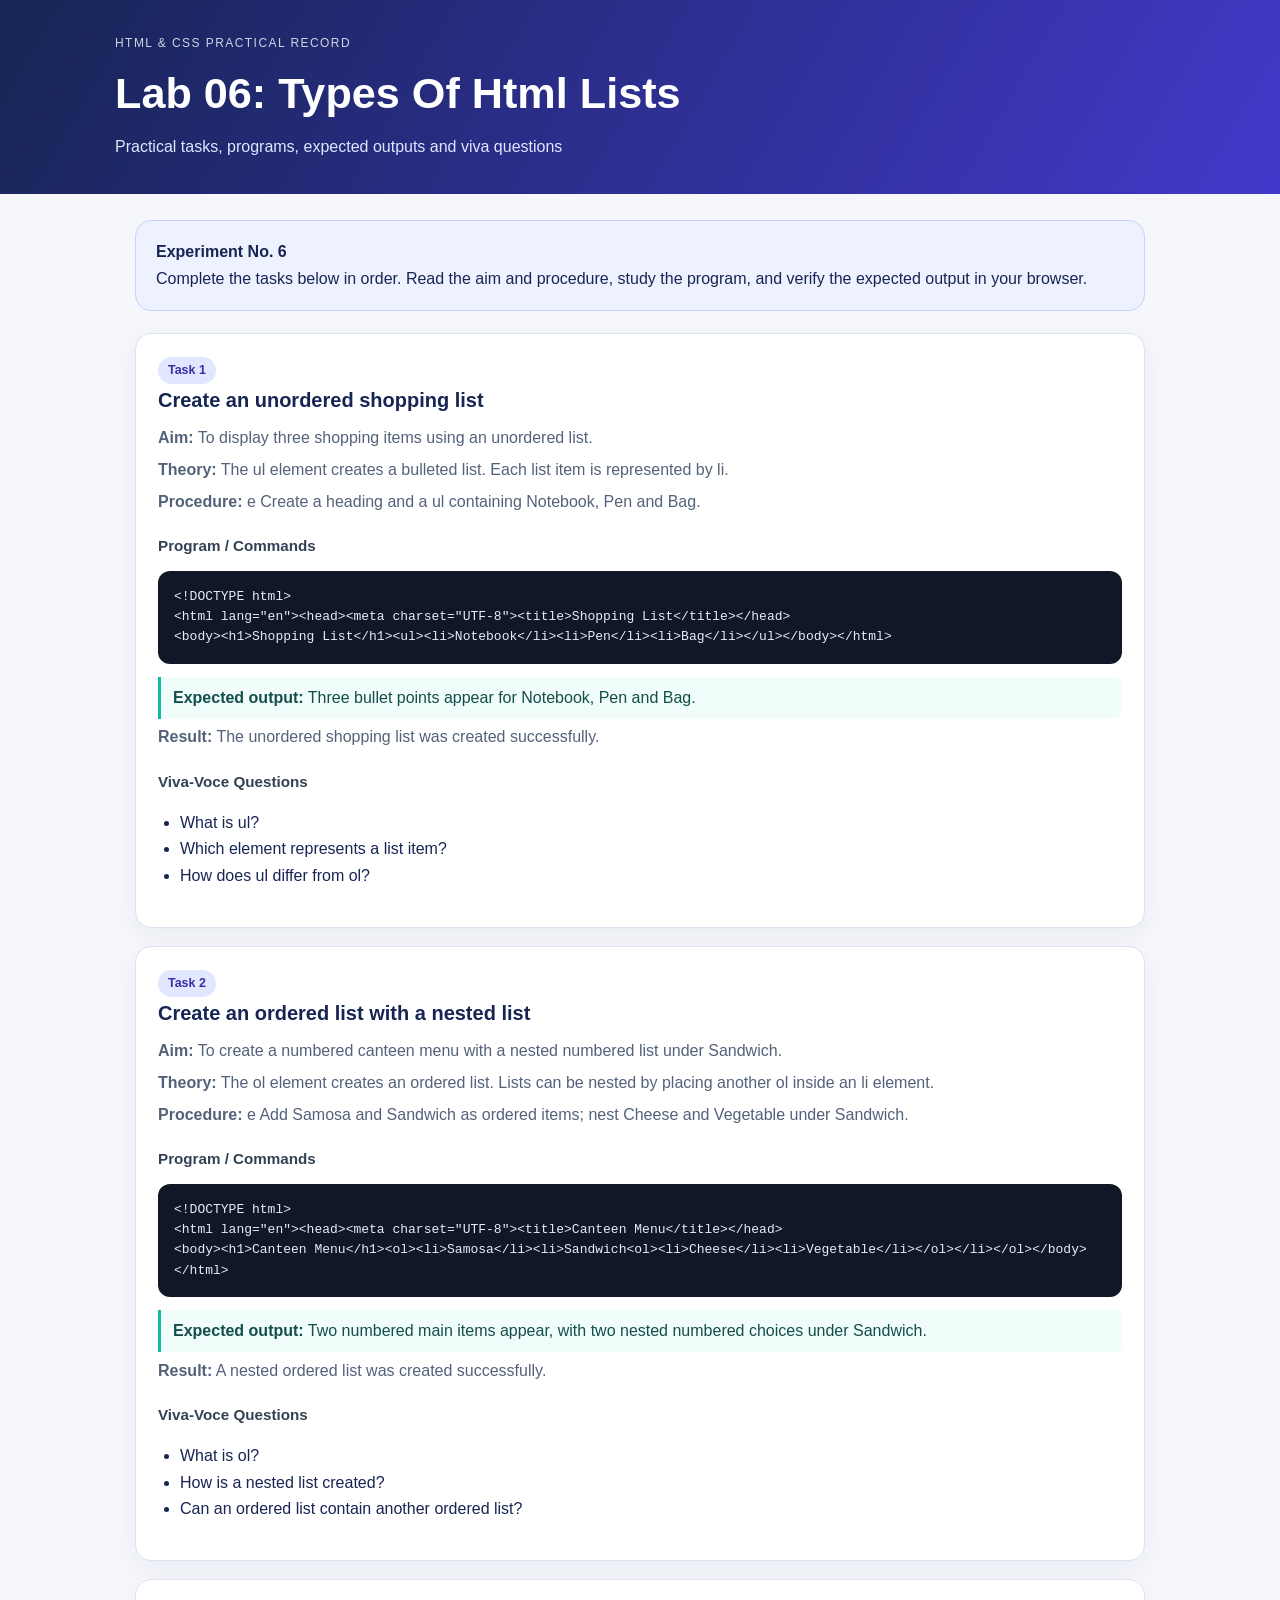
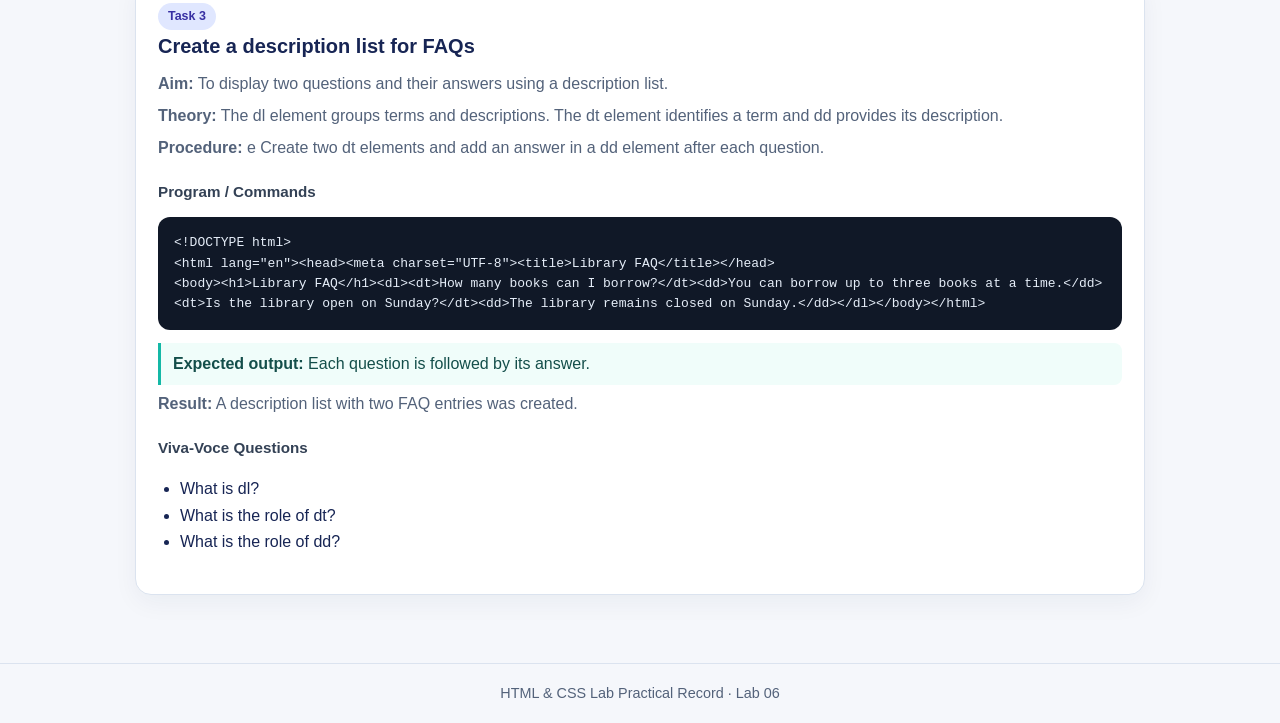
<file: HTML-CSS-Practicals/Lab6/index.html>
<!DOCTYPE html>
<html lang="en">
<head>
<meta charset="UTF-8">
<meta name="viewport" content="width=device-width, initial-scale=1.0">
<title>Lab 6 - Types Of Html Lists</title>
<link rel="stylesheet" href="style.css">
</head>
<body>
<header><div class="wrap"><div class="eyebrow">HTML &amp; CSS Practical Record</div><h1>Lab 06: Types Of Html Lists</h1><p>Practical tasks, programs, expected outputs and viva questions</p></div></header>
<main>
<div class="intro"><strong>Experiment No. 6</strong><br>Complete the tasks below in order. Read the aim and procedure, study the program, and verify the expected output in your browser.</div>

<section class="task">
  <span class="tag">Task 1</span>
  <h2>Create an unordered shopping list</h2>
  <p class="meta"><strong>Aim:</strong> To display three shopping items using an unordered list.</p>
  <p class="meta"><strong>Theory:</strong> The ul element creates a bulleted list. Each list item is represented by li.</p>
  <p class="meta"><strong>Procedure:</strong> e Create a heading and a ul containing Notebook, Pen and Bag.</p>
  <h3>Program / Commands</h3>
  <pre><code>&lt;!DOCTYPE html&gt;
&lt;html lang=&quot;en&quot;&gt;&lt;head&gt;&lt;meta charset=&quot;UTF-8&quot;&gt;&lt;title&gt;Shopping List&lt;/title&gt;&lt;/head&gt;
&lt;body&gt;&lt;h1&gt;Shopping List&lt;/h1&gt;&lt;ul&gt;&lt;li&gt;Notebook&lt;/li&gt;&lt;li&gt;Pen&lt;/li&gt;&lt;li&gt;Bag&lt;/li&gt;&lt;/ul&gt;&lt;/body&gt;&lt;/html&gt;</code></pre>
  <div class="output"><strong>Expected output:</strong> Three bullet points appear for Notebook, Pen and Bag.</div>
  <p class="meta"><strong>Result:</strong> The unordered shopping list was created successfully.</p>
  <h3>Viva-Voce Questions</h3><ul><li>What is ul?</li><li>Which element represents a list item?</li><li>How does ul differ from ol?</li></ul>
</section>
<section class="task">
  <span class="tag">Task 2</span>
  <h2>Create an ordered list with a nested list</h2>
  <p class="meta"><strong>Aim:</strong> To create a numbered canteen menu with a nested numbered list under Sandwich.</p>
  <p class="meta"><strong>Theory:</strong> The ol element creates an ordered list. Lists can be nested by placing another ol inside an li element.</p>
  <p class="meta"><strong>Procedure:</strong> e Add Samosa and Sandwich as ordered items; nest Cheese and Vegetable under Sandwich.</p>
  <h3>Program / Commands</h3>
  <pre><code>&lt;!DOCTYPE html&gt;
&lt;html lang=&quot;en&quot;&gt;&lt;head&gt;&lt;meta charset=&quot;UTF-8&quot;&gt;&lt;title&gt;Canteen Menu&lt;/title&gt;&lt;/head&gt;
&lt;body&gt;&lt;h1&gt;Canteen Menu&lt;/h1&gt;&lt;ol&gt;&lt;li&gt;Samosa&lt;/li&gt;&lt;li&gt;Sandwich&lt;ol&gt;&lt;li&gt;Cheese&lt;/li&gt;&lt;li&gt;Vegetable&lt;/li&gt;&lt;/ol&gt;&lt;/li&gt;&lt;/ol&gt;&lt;/body&gt;&lt;/html&gt;</code></pre>
  <div class="output"><strong>Expected output:</strong> Two numbered main items appear, with two nested numbered choices under Sandwich.</div>
  <p class="meta"><strong>Result:</strong> A nested ordered list was created successfully.</p>
  <h3>Viva-Voce Questions</h3><ul><li>What is ol?</li><li>How is a nested list created?</li><li>Can an ordered list contain another ordered list?</li></ul>
</section>
<section class="task">
  <span class="tag">Task 3</span>
  <h2>Create a description list for FAQs</h2>
  <p class="meta"><strong>Aim:</strong> To display two questions and their answers using a description list.</p>
  <p class="meta"><strong>Theory:</strong> The dl element groups terms and descriptions. The dt element identifies a term and dd provides its description.</p>
  <p class="meta"><strong>Procedure:</strong> e Create two dt elements and add an answer in a dd element after each question.</p>
  <h3>Program / Commands</h3>
  <pre><code>&lt;!DOCTYPE html&gt;
&lt;html lang=&quot;en&quot;&gt;&lt;head&gt;&lt;meta charset=&quot;UTF-8&quot;&gt;&lt;title&gt;Library FAQ&lt;/title&gt;&lt;/head&gt;
&lt;body&gt;&lt;h1&gt;Library FAQ&lt;/h1&gt;&lt;dl&gt;&lt;dt&gt;How many books can I borrow?&lt;/dt&gt;&lt;dd&gt;You can borrow up to three books at a time.&lt;/dd&gt;&lt;dt&gt;Is the library open on Sunday?&lt;/dt&gt;&lt;dd&gt;The library remains closed on Sunday.&lt;/dd&gt;&lt;/dl&gt;&lt;/body&gt;&lt;/html&gt;</code></pre>
  <div class="output"><strong>Expected output:</strong> Each question is followed by its answer.</div>
  <p class="meta"><strong>Result:</strong> A description list with two FAQ entries was created.</p>
  <h3>Viva-Voce Questions</h3><ul><li>What is dl?</li><li>What is the role of dt?</li><li>What is the role of dd?</li></ul>
</section>
</main>
<footer>HTML &amp; CSS Lab Practical Record · Lab 06</footer>
</body></html>
</file>
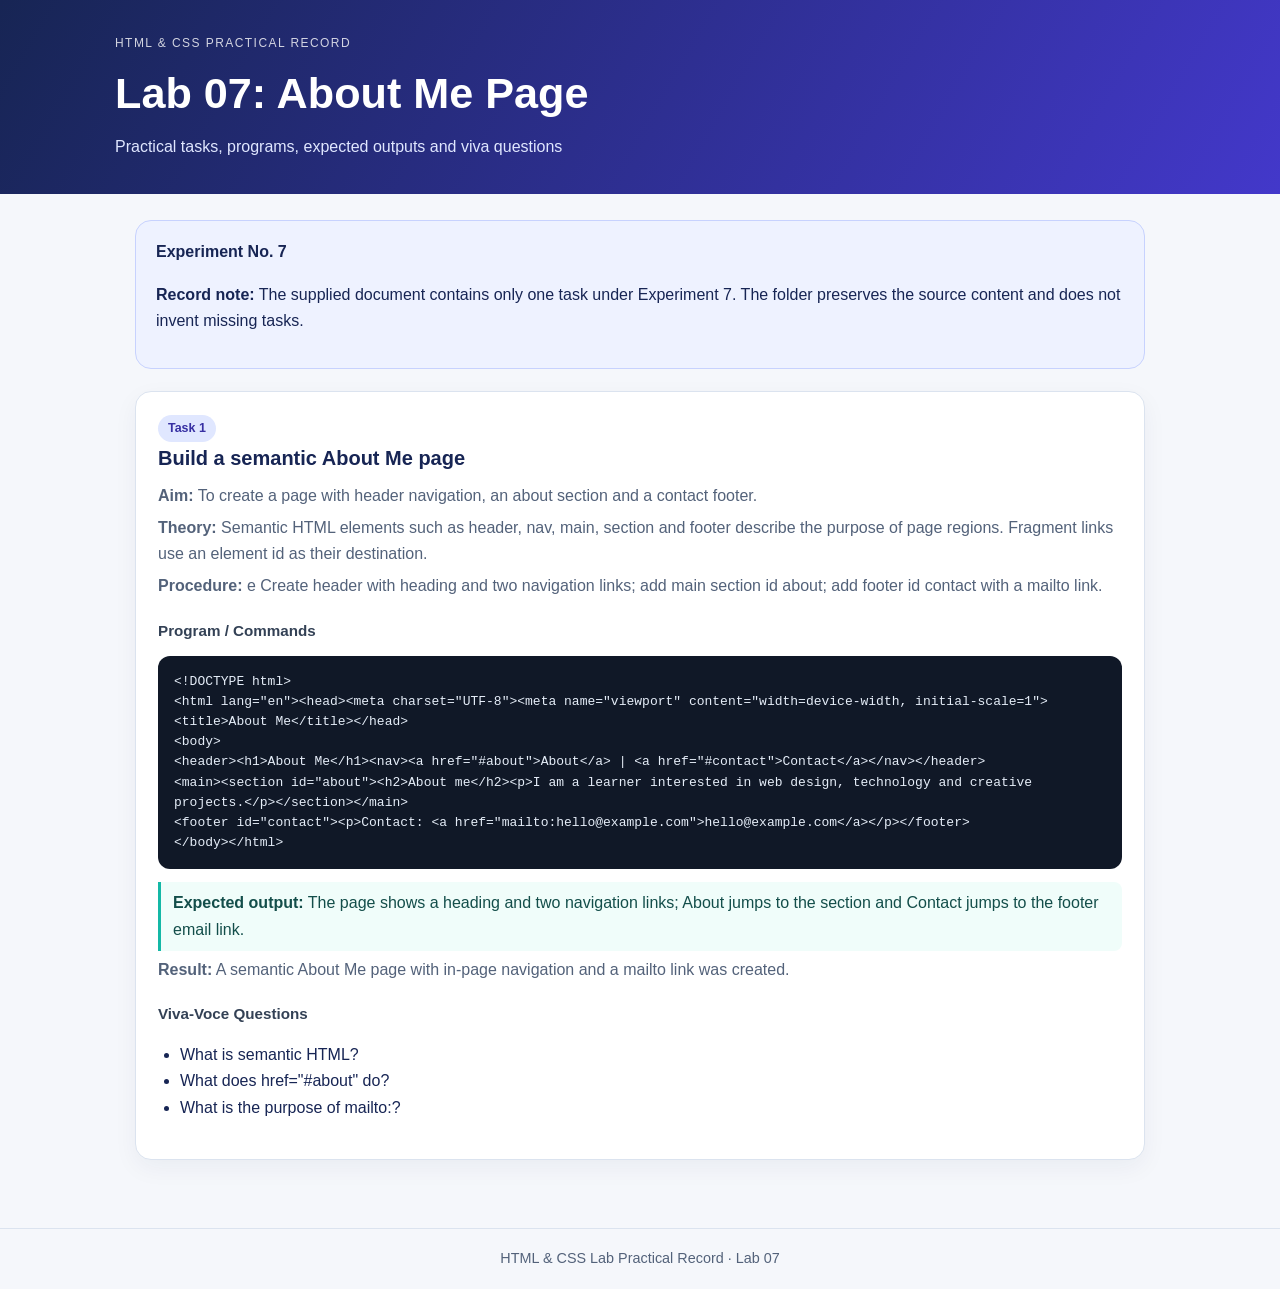
<file: HTML-CSS-Practicals/Lab7/index.html>
<!DOCTYPE html>
<html lang="en">
<head>
<meta charset="UTF-8">
<meta name="viewport" content="width=device-width, initial-scale=1.0">
<title>Lab 7 - About Me Page</title>
<link rel="stylesheet" href="style.css">
</head>
<body>
<header><div class="wrap"><div class="eyebrow">HTML &amp; CSS Practical Record</div><h1>Lab 07: About Me Page</h1><p>Practical tasks, programs, expected outputs and viva questions</p></div></header>
<main>
<div class="intro"><strong>Experiment No. 7</strong><br><p><strong>Record note:</strong> The supplied document contains only one task under Experiment 7. The folder preserves the source content and does not invent missing tasks.</p></div>

<section class="task">
  <span class="tag">Task 1</span>
  <h2>Build a semantic About Me page</h2>
  <p class="meta"><strong>Aim:</strong> To create a page with header navigation, an about section and a contact footer.</p>
  <p class="meta"><strong>Theory:</strong> Semantic HTML elements such as header, nav, main, section and footer describe the purpose of page regions. Fragment links use an element id as their destination.</p>
  <p class="meta"><strong>Procedure:</strong> e Create header with heading and two navigation links; add main section id about; add footer id contact with a mailto link.</p>
  <h3>Program / Commands</h3>
  <pre><code>&lt;!DOCTYPE html&gt;
&lt;html lang=&quot;en&quot;&gt;&lt;head&gt;&lt;meta charset=&quot;UTF-8&quot;&gt;&lt;meta name=&quot;viewport&quot; content=&quot;width=device-width, initial-scale=1&quot;&gt;&lt;title&gt;About Me&lt;/title&gt;&lt;/head&gt;
&lt;body&gt;
&lt;header&gt;&lt;h1&gt;About Me&lt;/h1&gt;&lt;nav&gt;&lt;a href=&quot;#about&quot;&gt;About&lt;/a&gt; | &lt;a href=&quot;#contact&quot;&gt;Contact&lt;/a&gt;&lt;/nav&gt;&lt;/header&gt;
&lt;main&gt;&lt;section id=&quot;about&quot;&gt;&lt;h2&gt;About me&lt;/h2&gt;&lt;p&gt;I am a learner interested in web design, technology and creative projects.&lt;/p&gt;&lt;/section&gt;&lt;/main&gt;
&lt;footer id=&quot;contact&quot;&gt;&lt;p&gt;Contact: &lt;a href=&quot;mailto:hello@example.com&quot;&gt;hello@example.com&lt;/a&gt;&lt;/p&gt;&lt;/footer&gt;
&lt;/body&gt;&lt;/html&gt;</code></pre>
  <div class="output"><strong>Expected output:</strong> The page shows a heading and two navigation links; About jumps to the section and Contact jumps to the footer email link.</div>
  <p class="meta"><strong>Result:</strong> A semantic About Me page with in-page navigation and a mailto link was created.</p>
  <h3>Viva-Voce Questions</h3><ul><li>What is semantic HTML?</li><li>What does href=&quot;#about&quot; do?</li><li>What is the purpose of mailto:?</li></ul>
</section>
</main>
<footer>HTML &amp; CSS Lab Practical Record · Lab 07</footer>
</body></html>
</file>
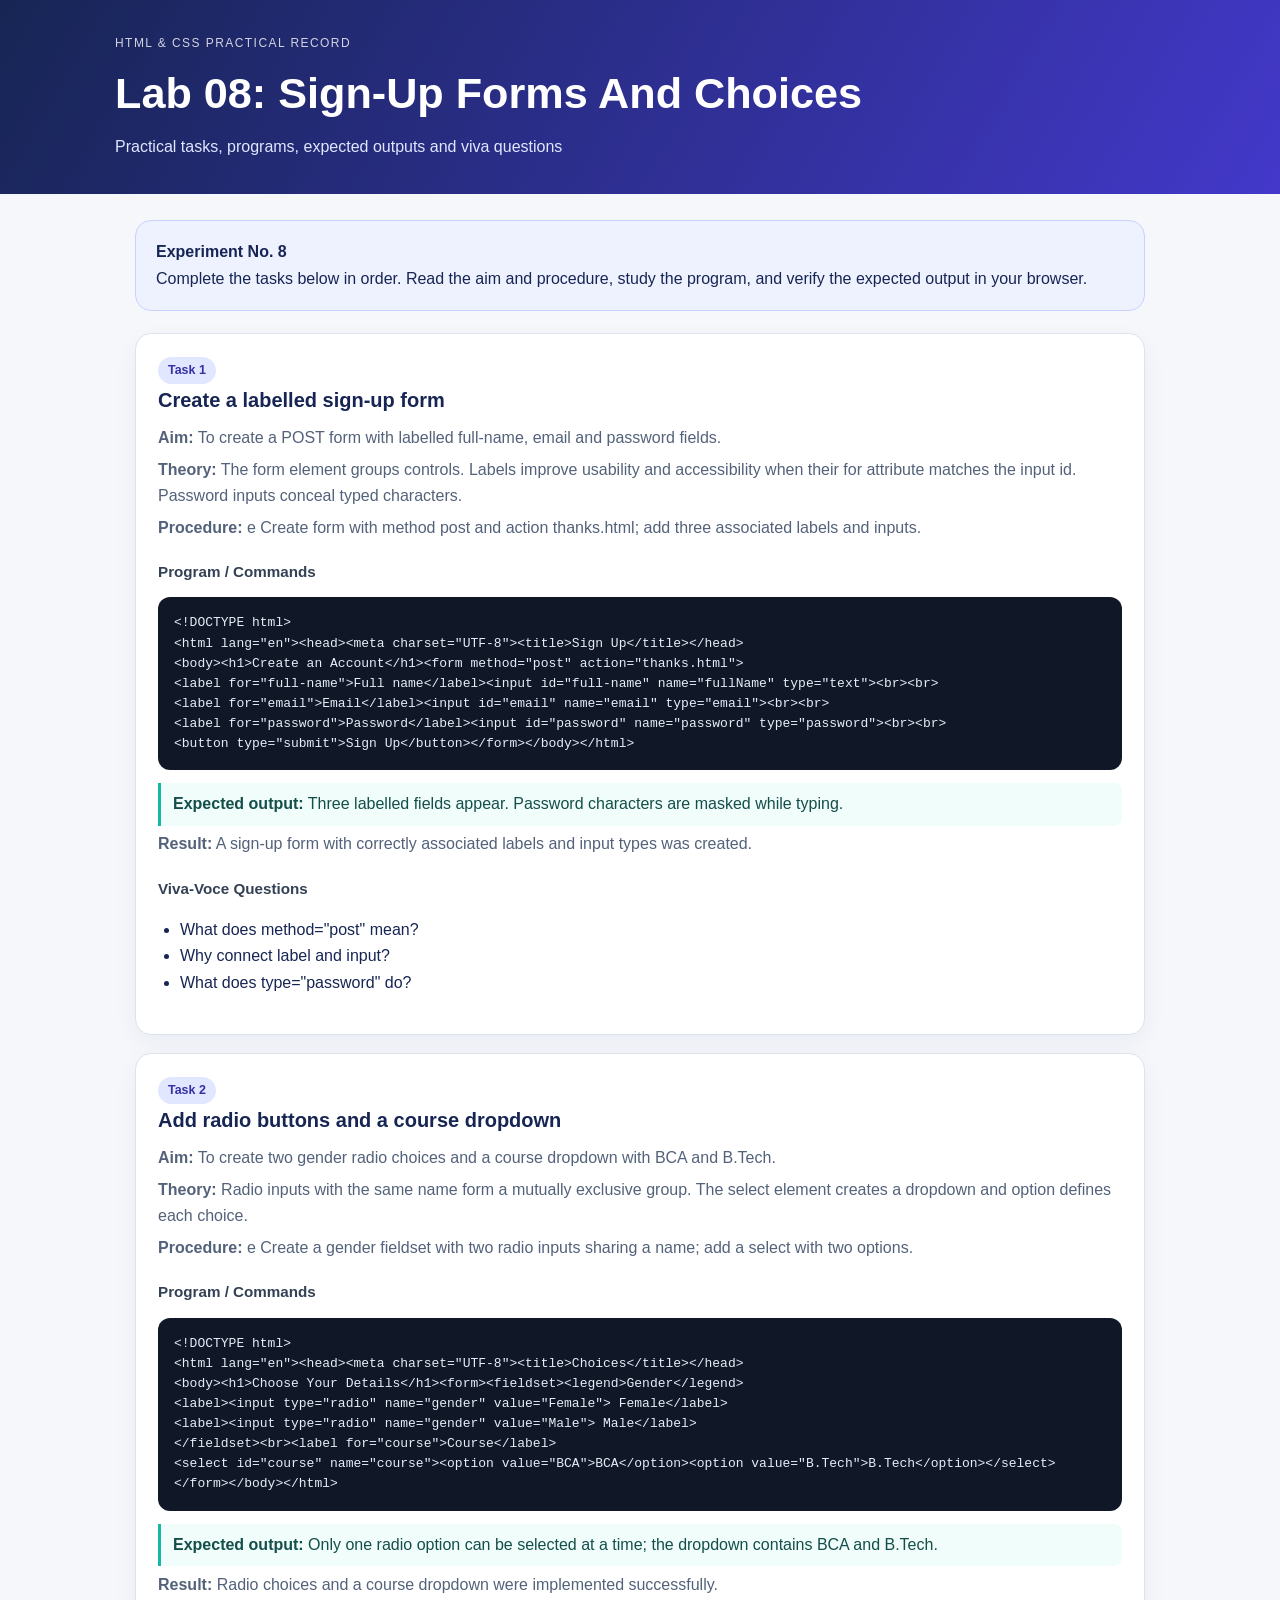
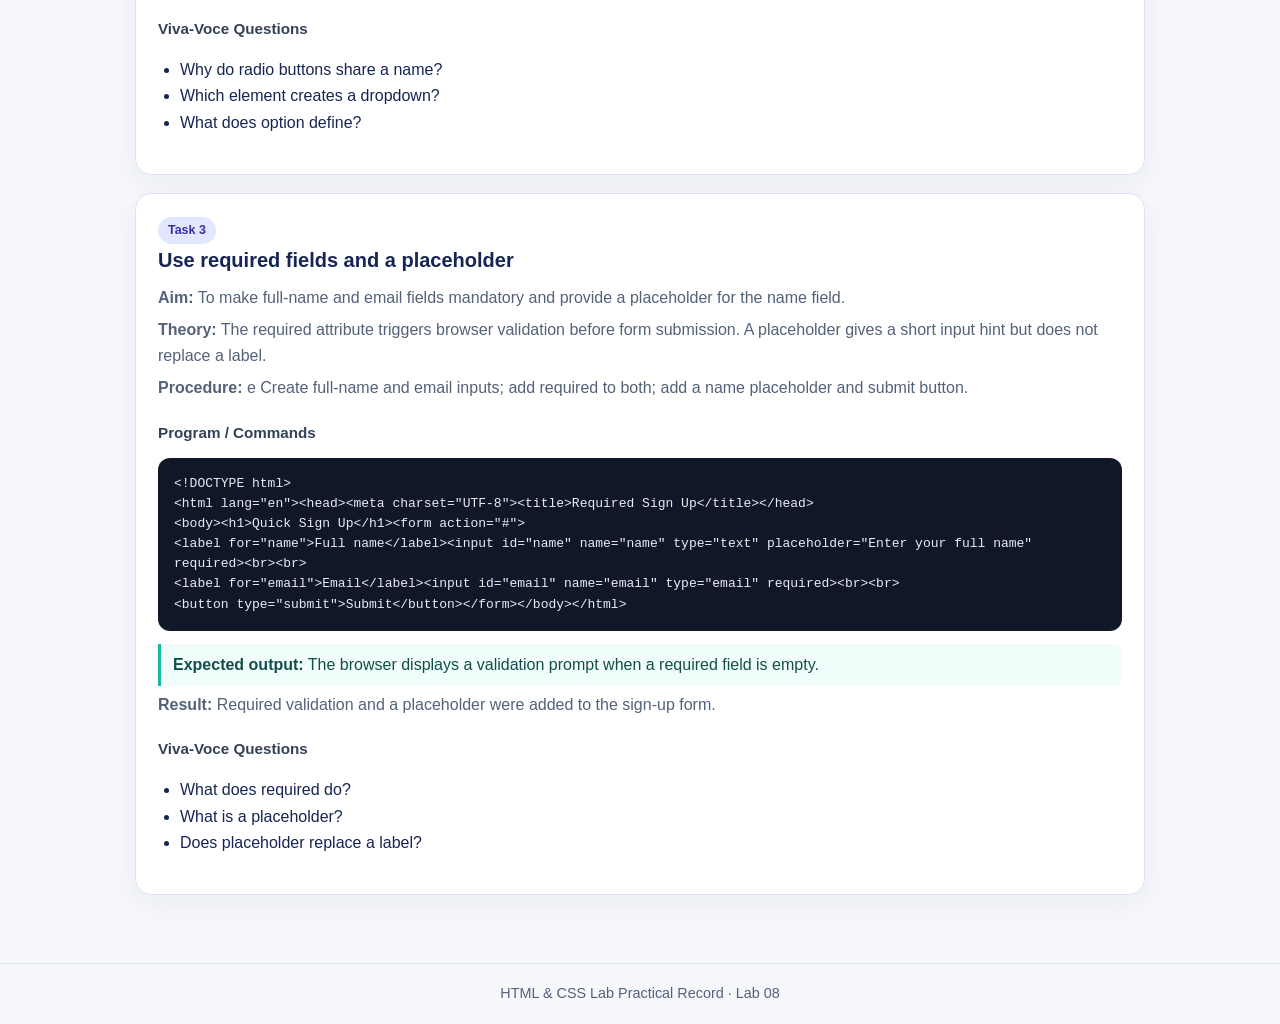
<file: HTML-CSS-Practicals/Lab8/index.html>
<!DOCTYPE html>
<html lang="en">
<head>
<meta charset="UTF-8">
<meta name="viewport" content="width=device-width, initial-scale=1.0">
<title>Lab 8 - Sign-Up Forms And Choices</title>
<link rel="stylesheet" href="style.css">
</head>
<body>
<header><div class="wrap"><div class="eyebrow">HTML &amp; CSS Practical Record</div><h1>Lab 08: Sign-Up Forms And Choices</h1><p>Practical tasks, programs, expected outputs and viva questions</p></div></header>
<main>
<div class="intro"><strong>Experiment No. 8</strong><br>Complete the tasks below in order. Read the aim and procedure, study the program, and verify the expected output in your browser.</div>

<section class="task">
  <span class="tag">Task 1</span>
  <h2>Create a labelled sign-up form</h2>
  <p class="meta"><strong>Aim:</strong> To create a POST form with labelled full-name, email and password fields.</p>
  <p class="meta"><strong>Theory:</strong> The form element groups controls. Labels improve usability and accessibility when their for attribute matches the input id. Password inputs conceal typed characters.</p>
  <p class="meta"><strong>Procedure:</strong> e Create form with method post and action thanks.html; add three associated labels and inputs.</p>
  <h3>Program / Commands</h3>
  <pre><code>&lt;!DOCTYPE html&gt;
&lt;html lang=&quot;en&quot;&gt;&lt;head&gt;&lt;meta charset=&quot;UTF-8&quot;&gt;&lt;title&gt;Sign Up&lt;/title&gt;&lt;/head&gt;
&lt;body&gt;&lt;h1&gt;Create an Account&lt;/h1&gt;&lt;form method=&quot;post&quot; action=&quot;thanks.html&quot;&gt;
&lt;label for=&quot;full-name&quot;&gt;Full name&lt;/label&gt;&lt;input id=&quot;full-name&quot; name=&quot;fullName&quot; type=&quot;text&quot;&gt;&lt;br&gt;&lt;br&gt;
&lt;label for=&quot;email&quot;&gt;Email&lt;/label&gt;&lt;input id=&quot;email&quot; name=&quot;email&quot; type=&quot;email&quot;&gt;&lt;br&gt;&lt;br&gt;
&lt;label for=&quot;password&quot;&gt;Password&lt;/label&gt;&lt;input id=&quot;password&quot; name=&quot;password&quot; type=&quot;password&quot;&gt;&lt;br&gt;&lt;br&gt;
&lt;button type=&quot;submit&quot;&gt;Sign Up&lt;/button&gt;&lt;/form&gt;&lt;/body&gt;&lt;/html&gt;</code></pre>
  <div class="output"><strong>Expected output:</strong> Three labelled fields appear. Password characters are masked while typing.</div>
  <p class="meta"><strong>Result:</strong> A sign-up form with correctly associated labels and input types was created.</p>
  <h3>Viva-Voce Questions</h3><ul><li>What does method=&quot;post&quot; mean?</li><li>Why connect label and input?</li><li>What does type=&quot;password&quot; do?</li></ul>
</section>
<section class="task">
  <span class="tag">Task 2</span>
  <h2>Add radio buttons and a course dropdown</h2>
  <p class="meta"><strong>Aim:</strong> To create two gender radio choices and a course dropdown with BCA and B.Tech.</p>
  <p class="meta"><strong>Theory:</strong> Radio inputs with the same name form a mutually exclusive group. The select element creates a dropdown and option defines each choice.</p>
  <p class="meta"><strong>Procedure:</strong> e Create a gender fieldset with two radio inputs sharing a name; add a select with two options.</p>
  <h3>Program / Commands</h3>
  <pre><code>&lt;!DOCTYPE html&gt;
&lt;html lang=&quot;en&quot;&gt;&lt;head&gt;&lt;meta charset=&quot;UTF-8&quot;&gt;&lt;title&gt;Choices&lt;/title&gt;&lt;/head&gt;
&lt;body&gt;&lt;h1&gt;Choose Your Details&lt;/h1&gt;&lt;form&gt;&lt;fieldset&gt;&lt;legend&gt;Gender&lt;/legend&gt;
&lt;label&gt;&lt;input type=&quot;radio&quot; name=&quot;gender&quot; value=&quot;Female&quot;&gt; Female&lt;/label&gt;
&lt;label&gt;&lt;input type=&quot;radio&quot; name=&quot;gender&quot; value=&quot;Male&quot;&gt; Male&lt;/label&gt;
&lt;/fieldset&gt;&lt;br&gt;&lt;label for=&quot;course&quot;&gt;Course&lt;/label&gt;
&lt;select id=&quot;course&quot; name=&quot;course&quot;&gt;&lt;option value=&quot;BCA&quot;&gt;BCA&lt;/option&gt;&lt;option value=&quot;B.Tech&quot;&gt;B.Tech&lt;/option&gt;&lt;/select&gt;&lt;/form&gt;&lt;/body&gt;&lt;/html&gt;</code></pre>
  <div class="output"><strong>Expected output:</strong> Only one radio option can be selected at a time; the dropdown contains BCA and B.Tech.</div>
  <p class="meta"><strong>Result:</strong> Radio choices and a course dropdown were implemented successfully.</p>
  <h3>Viva-Voce Questions</h3><ul><li>Why do radio buttons share a name?</li><li>Which element creates a dropdown?</li><li>What does option define?</li></ul>
</section>
<section class="task">
  <span class="tag">Task 3</span>
  <h2>Use required fields and a placeholder</h2>
  <p class="meta"><strong>Aim:</strong> To make full-name and email fields mandatory and provide a placeholder for the name field.</p>
  <p class="meta"><strong>Theory:</strong> The required attribute triggers browser validation before form submission. A placeholder gives a short input hint but does not replace a label.</p>
  <p class="meta"><strong>Procedure:</strong> e Create full-name and email inputs; add required to both; add a name placeholder and submit button.</p>
  <h3>Program / Commands</h3>
  <pre><code>&lt;!DOCTYPE html&gt;
&lt;html lang=&quot;en&quot;&gt;&lt;head&gt;&lt;meta charset=&quot;UTF-8&quot;&gt;&lt;title&gt;Required Sign Up&lt;/title&gt;&lt;/head&gt;
&lt;body&gt;&lt;h1&gt;Quick Sign Up&lt;/h1&gt;&lt;form action=&quot;#&quot;&gt;
&lt;label for=&quot;name&quot;&gt;Full name&lt;/label&gt;&lt;input id=&quot;name&quot; name=&quot;name&quot; type=&quot;text&quot; placeholder=&quot;Enter your full name&quot; required&gt;&lt;br&gt;&lt;br&gt;
&lt;label for=&quot;email&quot;&gt;Email&lt;/label&gt;&lt;input id=&quot;email&quot; name=&quot;email&quot; type=&quot;email&quot; required&gt;&lt;br&gt;&lt;br&gt;
&lt;button type=&quot;submit&quot;&gt;Submit&lt;/button&gt;&lt;/form&gt;&lt;/body&gt;&lt;/html&gt;</code></pre>
  <div class="output"><strong>Expected output:</strong> The browser displays a validation prompt when a required field is empty.</div>
  <p class="meta"><strong>Result:</strong> Required validation and a placeholder were added to the sign-up form.</p>
  <h3>Viva-Voce Questions</h3><ul><li>What does required do?</li><li>What is a placeholder?</li><li>Does placeholder replace a label?</li></ul>
</section>
</main>
<footer>HTML &amp; CSS Lab Practical Record · Lab 08</footer>
</body></html>
</file>
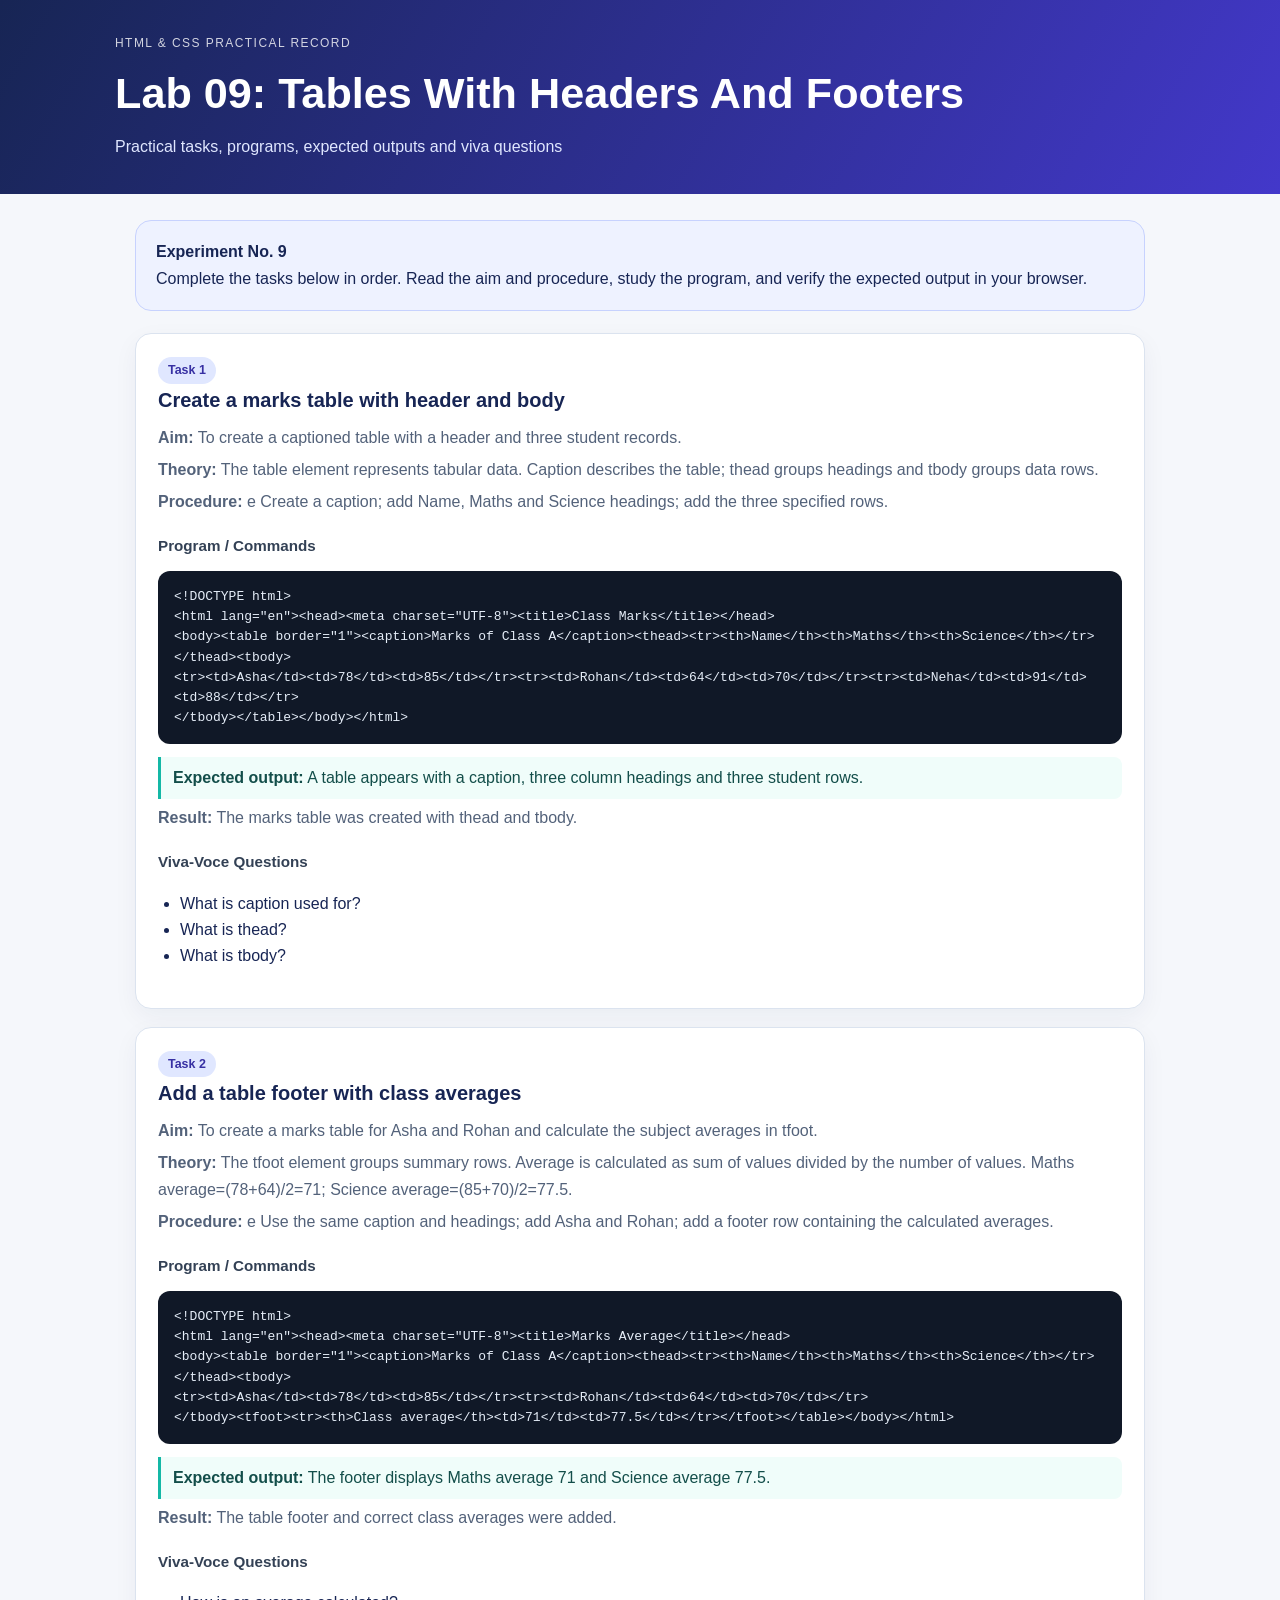
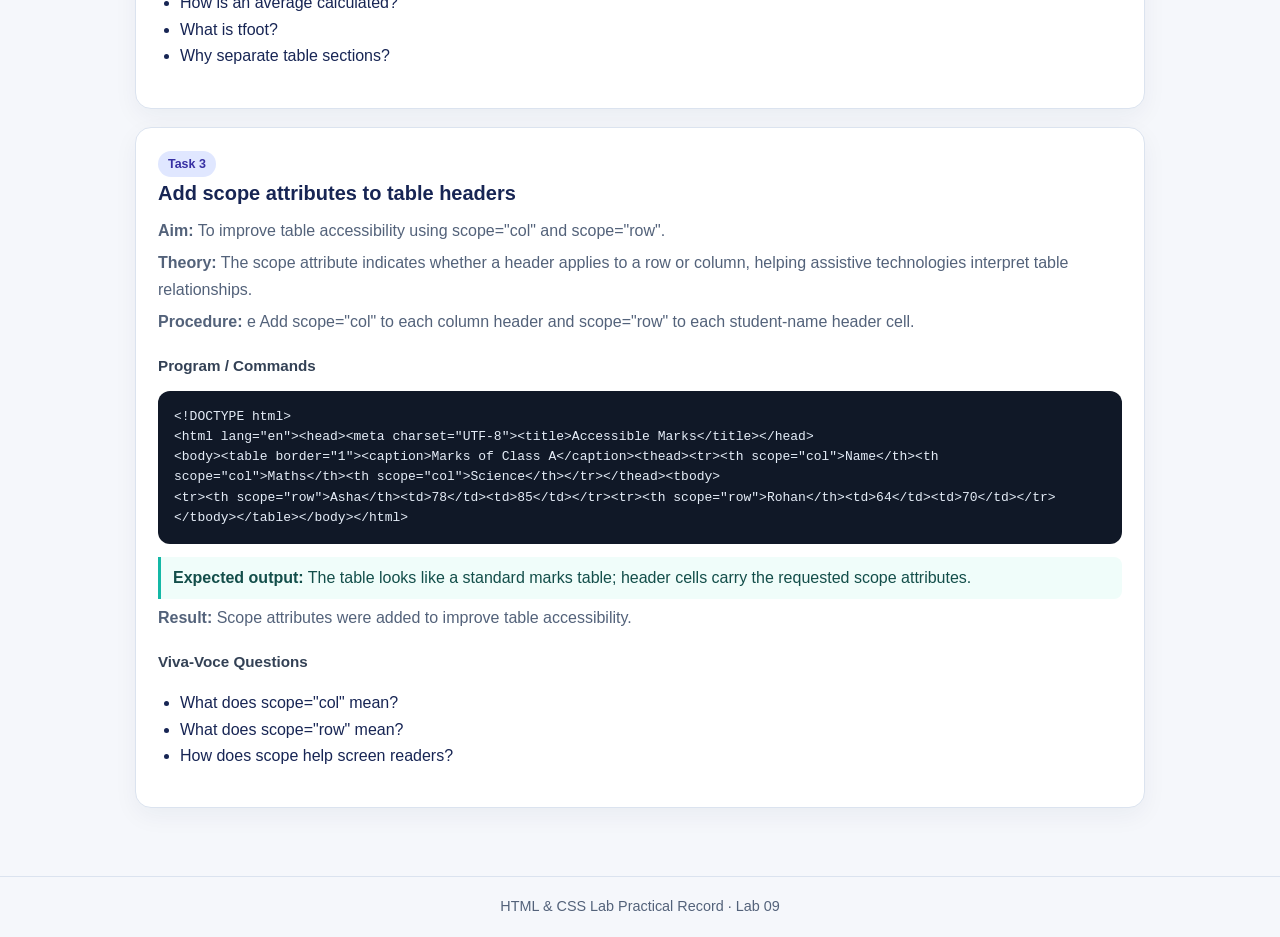
<file: HTML-CSS-Practicals/Lab9/index.html>
<!DOCTYPE html>
<html lang="en">
<head>
<meta charset="UTF-8">
<meta name="viewport" content="width=device-width, initial-scale=1.0">
<title>Lab 9 - Tables With Headers And Footers</title>
<link rel="stylesheet" href="style.css">
</head>
<body>
<header><div class="wrap"><div class="eyebrow">HTML &amp; CSS Practical Record</div><h1>Lab 09: Tables With Headers And Footers</h1><p>Practical tasks, programs, expected outputs and viva questions</p></div></header>
<main>
<div class="intro"><strong>Experiment No. 9</strong><br>Complete the tasks below in order. Read the aim and procedure, study the program, and verify the expected output in your browser.</div>

<section class="task">
  <span class="tag">Task 1</span>
  <h2>Create a marks table with header and body</h2>
  <p class="meta"><strong>Aim:</strong> To create a captioned table with a header and three student records.</p>
  <p class="meta"><strong>Theory:</strong> The table element represents tabular data. Caption describes the table; thead groups headings and tbody groups data rows.</p>
  <p class="meta"><strong>Procedure:</strong> e Create a caption; add Name, Maths and Science headings; add the three specified rows.</p>
  <h3>Program / Commands</h3>
  <pre><code>&lt;!DOCTYPE html&gt;
&lt;html lang=&quot;en&quot;&gt;&lt;head&gt;&lt;meta charset=&quot;UTF-8&quot;&gt;&lt;title&gt;Class Marks&lt;/title&gt;&lt;/head&gt;
&lt;body&gt;&lt;table border=&quot;1&quot;&gt;&lt;caption&gt;Marks of Class A&lt;/caption&gt;&lt;thead&gt;&lt;tr&gt;&lt;th&gt;Name&lt;/th&gt;&lt;th&gt;Maths&lt;/th&gt;&lt;th&gt;Science&lt;/th&gt;&lt;/tr&gt;&lt;/thead&gt;&lt;tbody&gt;
&lt;tr&gt;&lt;td&gt;Asha&lt;/td&gt;&lt;td&gt;78&lt;/td&gt;&lt;td&gt;85&lt;/td&gt;&lt;/tr&gt;&lt;tr&gt;&lt;td&gt;Rohan&lt;/td&gt;&lt;td&gt;64&lt;/td&gt;&lt;td&gt;70&lt;/td&gt;&lt;/tr&gt;&lt;tr&gt;&lt;td&gt;Neha&lt;/td&gt;&lt;td&gt;91&lt;/td&gt;&lt;td&gt;88&lt;/td&gt;&lt;/tr&gt;
&lt;/tbody&gt;&lt;/table&gt;&lt;/body&gt;&lt;/html&gt;</code></pre>
  <div class="output"><strong>Expected output:</strong> A table appears with a caption, three column headings and three student rows.</div>
  <p class="meta"><strong>Result:</strong> The marks table was created with thead and tbody.</p>
  <h3>Viva-Voce Questions</h3><ul><li>What is caption used for?</li><li>What is thead?</li><li>What is tbody?</li></ul>
</section>
<section class="task">
  <span class="tag">Task 2</span>
  <h2>Add a table footer with class averages</h2>
  <p class="meta"><strong>Aim:</strong> To create a marks table for Asha and Rohan and calculate the subject averages in tfoot.</p>
  <p class="meta"><strong>Theory:</strong> The tfoot element groups summary rows. Average is calculated as sum of values divided by the number of values. Maths average=(78+64)/2=71; Science average=(85+70)/2=77.5.</p>
  <p class="meta"><strong>Procedure:</strong> e Use the same caption and headings; add Asha and Rohan; add a footer row containing the calculated averages.</p>
  <h3>Program / Commands</h3>
  <pre><code>&lt;!DOCTYPE html&gt;
&lt;html lang=&quot;en&quot;&gt;&lt;head&gt;&lt;meta charset=&quot;UTF-8&quot;&gt;&lt;title&gt;Marks Average&lt;/title&gt;&lt;/head&gt;
&lt;body&gt;&lt;table border=&quot;1&quot;&gt;&lt;caption&gt;Marks of Class A&lt;/caption&gt;&lt;thead&gt;&lt;tr&gt;&lt;th&gt;Name&lt;/th&gt;&lt;th&gt;Maths&lt;/th&gt;&lt;th&gt;Science&lt;/th&gt;&lt;/tr&gt;&lt;/thead&gt;&lt;tbody&gt;
&lt;tr&gt;&lt;td&gt;Asha&lt;/td&gt;&lt;td&gt;78&lt;/td&gt;&lt;td&gt;85&lt;/td&gt;&lt;/tr&gt;&lt;tr&gt;&lt;td&gt;Rohan&lt;/td&gt;&lt;td&gt;64&lt;/td&gt;&lt;td&gt;70&lt;/td&gt;&lt;/tr&gt;
&lt;/tbody&gt;&lt;tfoot&gt;&lt;tr&gt;&lt;th&gt;Class average&lt;/th&gt;&lt;td&gt;71&lt;/td&gt;&lt;td&gt;77.5&lt;/td&gt;&lt;/tr&gt;&lt;/tfoot&gt;&lt;/table&gt;&lt;/body&gt;&lt;/html&gt;</code></pre>
  <div class="output"><strong>Expected output:</strong> The footer displays Maths average 71 and Science average 77.5.</div>
  <p class="meta"><strong>Result:</strong> The table footer and correct class averages were added.</p>
  <h3>Viva-Voce Questions</h3><ul><li>How is an average calculated?</li><li>What is tfoot?</li><li>Why separate table sections?</li></ul>
</section>
<section class="task">
  <span class="tag">Task 3</span>
  <h2>Add scope attributes to table headers</h2>
  <p class="meta"><strong>Aim:</strong> To improve table accessibility using scope=&quot;col&quot; and scope=&quot;row&quot;.</p>
  <p class="meta"><strong>Theory:</strong> The scope attribute indicates whether a header applies to a row or column, helping assistive technologies interpret table relationships.</p>
  <p class="meta"><strong>Procedure:</strong> e Add scope=&quot;col&quot; to each column header and scope=&quot;row&quot; to each student-name header cell.</p>
  <h3>Program / Commands</h3>
  <pre><code>&lt;!DOCTYPE html&gt;
&lt;html lang=&quot;en&quot;&gt;&lt;head&gt;&lt;meta charset=&quot;UTF-8&quot;&gt;&lt;title&gt;Accessible Marks&lt;/title&gt;&lt;/head&gt;
&lt;body&gt;&lt;table border=&quot;1&quot;&gt;&lt;caption&gt;Marks of Class A&lt;/caption&gt;&lt;thead&gt;&lt;tr&gt;&lt;th scope=&quot;col&quot;&gt;Name&lt;/th&gt;&lt;th scope=&quot;col&quot;&gt;Maths&lt;/th&gt;&lt;th scope=&quot;col&quot;&gt;Science&lt;/th&gt;&lt;/tr&gt;&lt;/thead&gt;&lt;tbody&gt;
&lt;tr&gt;&lt;th scope=&quot;row&quot;&gt;Asha&lt;/th&gt;&lt;td&gt;78&lt;/td&gt;&lt;td&gt;85&lt;/td&gt;&lt;/tr&gt;&lt;tr&gt;&lt;th scope=&quot;row&quot;&gt;Rohan&lt;/th&gt;&lt;td&gt;64&lt;/td&gt;&lt;td&gt;70&lt;/td&gt;&lt;/tr&gt;
&lt;/tbody&gt;&lt;/table&gt;&lt;/body&gt;&lt;/html&gt;</code></pre>
  <div class="output"><strong>Expected output:</strong> The table looks like a standard marks table; header cells carry the requested scope attributes.</div>
  <p class="meta"><strong>Result:</strong> Scope attributes were added to improve table accessibility.</p>
  <h3>Viva-Voce Questions</h3><ul><li>What does scope=&quot;col&quot; mean?</li><li>What does scope=&quot;row&quot; mean?</li><li>How does scope help screen readers?</li></ul>
</section>
</main>
<footer>HTML &amp; CSS Lab Practical Record · Lab 09</footer>
</body></html>
</file>
<file: HTML-CSS-Practicals/Lab1/style.css>
*{box-sizing:border-box}
:root{--ink:#172554;--muted:#53627a;--paper:#f5f7fb;--card:#ffffff;--line:#dbe3ef;--accent:#6d5dfc;--accent2:#14b8a6}
body{margin:0;background:var(--paper);color:var(--ink);font:16px/1.65 Arial,Helvetica,sans-serif}
header{background:linear-gradient(120deg,#172554,#4338ca);color:#fff;padding:34px 22px}
header .wrap,main,.foot{max-width:1050px;margin:auto}
.eyebrow{letter-spacing:.12em;text-transform:uppercase;font-size:.75rem;opacity:.8}
h1{margin:.25rem 0;font-size:clamp(1.8rem,4vw,2.7rem)}
header p{margin:.3rem 0 0;color:#e0e7ff}
main{padding:26px 20px 50px}
.intro{background:#eef2ff;border:1px solid #c7d2fe;border-radius:16px;padding:18px 20px;margin-bottom:22px}
.task{background:var(--card);border:1px solid var(--line);border-radius:16px;padding:22px;margin:18px 0;box-shadow:0 8px 24px rgba(23,37,84,.05)}
.task h2{margin:0 0 8px;font-size:1.25rem}
.meta{color:var(--muted);margin:.35rem 0}
.tag{display:inline-block;background:#e0e7ff;color:#3730a3;border-radius:999px;padding:3px 10px;font-size:.78rem;font-weight:700}
pre{overflow:auto;background:#101827;color:#e5edf8;padding:16px;border-radius:12px;font:13px/1.55 Consolas,monospace;white-space:pre-wrap;overflow-wrap:anywhere}
h3{font-size:.95rem;margin:18px 0 6px;color:#334155}
ul{padding-left:22px}.output{border-left:3px solid var(--accent2);padding:8px 12px;background:#f0fdfa;border-radius:0 8px 8px 0;color:#134e4a}
footer{border-top:1px solid var(--line);padding:18px 20px;color:var(--muted);text-align:center;font-size:.9rem}
a{color:#4f46e5}
@media(max-width:600px){header{padding:26px 18px}.task{padding:17px}main{padding:18px 14px 35px}}
</file>
<file: HTML-CSS-Practicals/Lab10/style.css>
*{box-sizing:border-box}
:root{--ink:#172554;--muted:#53627a;--paper:#f5f7fb;--card:#ffffff;--line:#dbe3ef;--accent:#6d5dfc;--accent2:#14b8a6}
body{margin:0;background:var(--paper);color:var(--ink);font:16px/1.65 Arial,Helvetica,sans-serif}
header{background:linear-gradient(120deg,#172554,#4338ca);color:#fff;padding:34px 22px}
header .wrap,main,.foot{max-width:1050px;margin:auto}
.eyebrow{letter-spacing:.12em;text-transform:uppercase;font-size:.75rem;opacity:.8}
h1{margin:.25rem 0;font-size:clamp(1.8rem,4vw,2.7rem)}
header p{margin:.3rem 0 0;color:#e0e7ff}
main{padding:26px 20px 50px}
.intro{background:#eef2ff;border:1px solid #c7d2fe;border-radius:16px;padding:18px 20px;margin-bottom:22px}
.task{background:var(--card);border:1px solid var(--line);border-radius:16px;padding:22px;margin:18px 0;box-shadow:0 8px 24px rgba(23,37,84,.05)}
.task h2{margin:0 0 8px;font-size:1.25rem}
.meta{color:var(--muted);margin:.35rem 0}
.tag{display:inline-block;background:#e0e7ff;color:#3730a3;border-radius:999px;padding:3px 10px;font-size:.78rem;font-weight:700}
pre{overflow:auto;background:#101827;color:#e5edf8;padding:16px;border-radius:12px;font:13px/1.55 Consolas,monospace;white-space:pre-wrap;overflow-wrap:anywhere}
h3{font-size:.95rem;margin:18px 0 6px;color:#334155}
ul{padding-left:22px}.output{border-left:3px solid var(--accent2);padding:8px 12px;background:#f0fdfa;border-radius:0 8px 8px 0;color:#134e4a}
footer{border-top:1px solid var(--line);padding:18px 20px;color:var(--muted);text-align:center;font-size:.9rem}
a{color:#4f46e5}
@media(max-width:600px){header{padding:26px 18px}.task{padding:17px}main{padding:18px 14px 35px}}
</file>
<file: HTML-CSS-Practicals/Lab11/style.css>
*{box-sizing:border-box}
:root{--ink:#172554;--muted:#53627a;--paper:#f5f7fb;--card:#ffffff;--line:#dbe3ef;--accent:#6d5dfc;--accent2:#14b8a6}
body{margin:0;background:var(--paper);color:var(--ink);font:16px/1.65 Arial,Helvetica,sans-serif}
header{background:linear-gradient(120deg,#172554,#4338ca);color:#fff;padding:34px 22px}
header .wrap,main,.foot{max-width:1050px;margin:auto}
.eyebrow{letter-spacing:.12em;text-transform:uppercase;font-size:.75rem;opacity:.8}
h1{margin:.25rem 0;font-size:clamp(1.8rem,4vw,2.7rem)}
header p{margin:.3rem 0 0;color:#e0e7ff}
main{padding:26px 20px 50px}
.intro{background:#eef2ff;border:1px solid #c7d2fe;border-radius:16px;padding:18px 20px;margin-bottom:22px}
.task{background:var(--card);border:1px solid var(--line);border-radius:16px;padding:22px;margin:18px 0;box-shadow:0 8px 24px rgba(23,37,84,.05)}
.task h2{margin:0 0 8px;font-size:1.25rem}
.meta{color:var(--muted);margin:.35rem 0}
.tag{display:inline-block;background:#e0e7ff;color:#3730a3;border-radius:999px;padding:3px 10px;font-size:.78rem;font-weight:700}
pre{overflow:auto;background:#101827;color:#e5edf8;padding:16px;border-radius:12px;font:13px/1.55 Consolas,monospace;white-space:pre-wrap;overflow-wrap:anywhere}
h3{font-size:.95rem;margin:18px 0 6px;color:#334155}
ul{padding-left:22px}.output{border-left:3px solid var(--accent2);padding:8px 12px;background:#f0fdfa;border-radius:0 8px 8px 0;color:#134e4a}
footer{border-top:1px solid var(--line);padding:18px 20px;color:var(--muted);text-align:center;font-size:.9rem}
a{color:#4f46e5}
@media(max-width:600px){header{padding:26px 18px}.task{padding:17px}main{padding:18px 14px 35px}}
</file>
<file: HTML-CSS-Practicals/Lab12/style.css>
*{box-sizing:border-box}
:root{--ink:#172554;--muted:#53627a;--paper:#f5f7fb;--card:#ffffff;--line:#dbe3ef;--accent:#6d5dfc;--accent2:#14b8a6}
body{margin:0;background:var(--paper);color:var(--ink);font:16px/1.65 Arial,Helvetica,sans-serif}
header{background:linear-gradient(120deg,#172554,#4338ca);color:#fff;padding:34px 22px}
header .wrap,main,.foot{max-width:1050px;margin:auto}
.eyebrow{letter-spacing:.12em;text-transform:uppercase;font-size:.75rem;opacity:.8}
h1{margin:.25rem 0;font-size:clamp(1.8rem,4vw,2.7rem)}
header p{margin:.3rem 0 0;color:#e0e7ff}
main{padding:26px 20px 50px}
.intro{background:#eef2ff;border:1px solid #c7d2fe;border-radius:16px;padding:18px 20px;margin-bottom:22px}
.task{background:var(--card);border:1px solid var(--line);border-radius:16px;padding:22px;margin:18px 0;box-shadow:0 8px 24px rgba(23,37,84,.05)}
.task h2{margin:0 0 8px;font-size:1.25rem}
.meta{color:var(--muted);margin:.35rem 0}
.tag{display:inline-block;background:#e0e7ff;color:#3730a3;border-radius:999px;padding:3px 10px;font-size:.78rem;font-weight:700}
pre{overflow:auto;background:#101827;color:#e5edf8;padding:16px;border-radius:12px;font:13px/1.55 Consolas,monospace;white-space:pre-wrap;overflow-wrap:anywhere}
h3{font-size:.95rem;margin:18px 0 6px;color:#334155}
ul{padding-left:22px}.output{border-left:3px solid var(--accent2);padding:8px 12px;background:#f0fdfa;border-radius:0 8px 8px 0;color:#134e4a}
footer{border-top:1px solid var(--line);padding:18px 20px;color:var(--muted);text-align:center;font-size:.9rem}
a{color:#4f46e5}
@media(max-width:600px){header{padding:26px 18px}.task{padding:17px}main{padding:18px 14px 35px}}
</file>
<file: HTML-CSS-Practicals/Lab13/style.css>
*{box-sizing:border-box}
:root{--ink:#172554;--muted:#53627a;--paper:#f5f7fb;--card:#ffffff;--line:#dbe3ef;--accent:#6d5dfc;--accent2:#14b8a6}
body{margin:0;background:var(--paper);color:var(--ink);font:16px/1.65 Arial,Helvetica,sans-serif}
header{background:linear-gradient(120deg,#172554,#4338ca);color:#fff;padding:34px 22px}
header .wrap,main,.foot{max-width:1050px;margin:auto}
.eyebrow{letter-spacing:.12em;text-transform:uppercase;font-size:.75rem;opacity:.8}
h1{margin:.25rem 0;font-size:clamp(1.8rem,4vw,2.7rem)}
header p{margin:.3rem 0 0;color:#e0e7ff}
main{padding:26px 20px 50px}
.intro{background:#eef2ff;border:1px solid #c7d2fe;border-radius:16px;padding:18px 20px;margin-bottom:22px}
.task{background:var(--card);border:1px solid var(--line);border-radius:16px;padding:22px;margin:18px 0;box-shadow:0 8px 24px rgba(23,37,84,.05)}
.task h2{margin:0 0 8px;font-size:1.25rem}
.meta{color:var(--muted);margin:.35rem 0}
.tag{display:inline-block;background:#e0e7ff;color:#3730a3;border-radius:999px;padding:3px 10px;font-size:.78rem;font-weight:700}
pre{overflow:auto;background:#101827;color:#e5edf8;padding:16px;border-radius:12px;font:13px/1.55 Consolas,monospace;white-space:pre-wrap;overflow-wrap:anywhere}
h3{font-size:.95rem;margin:18px 0 6px;color:#334155}
ul{padding-left:22px}.output{border-left:3px solid var(--accent2);padding:8px 12px;background:#f0fdfa;border-radius:0 8px 8px 0;color:#134e4a}
footer{border-top:1px solid var(--line);padding:18px 20px;color:var(--muted);text-align:center;font-size:.9rem}
a{color:#4f46e5}
@media(max-width:600px){header{padding:26px 18px}.task{padding:17px}main{padding:18px 14px 35px}}
</file>
<file: HTML-CSS-Practicals/Lab14/style.css>
*{box-sizing:border-box}
:root{--ink:#172554;--muted:#53627a;--paper:#f5f7fb;--card:#ffffff;--line:#dbe3ef;--accent:#6d5dfc;--accent2:#14b8a6}
body{margin:0;background:var(--paper);color:var(--ink);font:16px/1.65 Arial,Helvetica,sans-serif}
header{background:linear-gradient(120deg,#172554,#4338ca);color:#fff;padding:34px 22px}
header .wrap,main,.foot{max-width:1050px;margin:auto}
.eyebrow{letter-spacing:.12em;text-transform:uppercase;font-size:.75rem;opacity:.8}
h1{margin:.25rem 0;font-size:clamp(1.8rem,4vw,2.7rem)}
header p{margin:.3rem 0 0;color:#e0e7ff}
main{padding:26px 20px 50px}
.intro{background:#eef2ff;border:1px solid #c7d2fe;border-radius:16px;padding:18px 20px;margin-bottom:22px}
.task{background:var(--card);border:1px solid var(--line);border-radius:16px;padding:22px;margin:18px 0;box-shadow:0 8px 24px rgba(23,37,84,.05)}
.task h2{margin:0 0 8px;font-size:1.25rem}
.meta{color:var(--muted);margin:.35rem 0}
.tag{display:inline-block;background:#e0e7ff;color:#3730a3;border-radius:999px;padding:3px 10px;font-size:.78rem;font-weight:700}
pre{overflow:auto;background:#101827;color:#e5edf8;padding:16px;border-radius:12px;font:13px/1.55 Consolas,monospace;white-space:pre-wrap;overflow-wrap:anywhere}
h3{font-size:.95rem;margin:18px 0 6px;color:#334155}
ul{padding-left:22px}.output{border-left:3px solid var(--accent2);padding:8px 12px;background:#f0fdfa;border-radius:0 8px 8px 0;color:#134e4a}
footer{border-top:1px solid var(--line);padding:18px 20px;color:var(--muted);text-align:center;font-size:.9rem}
a{color:#4f46e5}
@media(max-width:600px){header{padding:26px 18px}.task{padding:17px}main{padding:18px 14px 35px}}
</file>
<file: HTML-CSS-Practicals/Lab15/style.css>
*{box-sizing:border-box}
:root{--ink:#172554;--muted:#53627a;--paper:#f5f7fb;--card:#ffffff;--line:#dbe3ef;--accent:#6d5dfc;--accent2:#14b8a6}
body{margin:0;background:var(--paper);color:var(--ink);font:16px/1.65 Arial,Helvetica,sans-serif}
header{background:linear-gradient(120deg,#172554,#4338ca);color:#fff;padding:34px 22px}
header .wrap,main,.foot{max-width:1050px;margin:auto}
.eyebrow{letter-spacing:.12em;text-transform:uppercase;font-size:.75rem;opacity:.8}
h1{margin:.25rem 0;font-size:clamp(1.8rem,4vw,2.7rem)}
header p{margin:.3rem 0 0;color:#e0e7ff}
main{padding:26px 20px 50px}
.intro{background:#eef2ff;border:1px solid #c7d2fe;border-radius:16px;padding:18px 20px;margin-bottom:22px}
.task{background:var(--card);border:1px solid var(--line);border-radius:16px;padding:22px;margin:18px 0;box-shadow:0 8px 24px rgba(23,37,84,.05)}
.task h2{margin:0 0 8px;font-size:1.25rem}
.meta{color:var(--muted);margin:.35rem 0}
.tag{display:inline-block;background:#e0e7ff;color:#3730a3;border-radius:999px;padding:3px 10px;font-size:.78rem;font-weight:700}
pre{overflow:auto;background:#101827;color:#e5edf8;padding:16px;border-radius:12px;font:13px/1.55 Consolas,monospace;white-space:pre-wrap;overflow-wrap:anywhere}
h3{font-size:.95rem;margin:18px 0 6px;color:#334155}
ul{padding-left:22px}.output{border-left:3px solid var(--accent2);padding:8px 12px;background:#f0fdfa;border-radius:0 8px 8px 0;color:#134e4a}
footer{border-top:1px solid var(--line);padding:18px 20px;color:var(--muted);text-align:center;font-size:.9rem}
a{color:#4f46e5}
@media(max-width:600px){header{padding:26px 18px}.task{padding:17px}main{padding:18px 14px 35px}}
</file>
<file: HTML-CSS-Practicals/Lab2/style.css>
*{box-sizing:border-box}
:root{--ink:#172554;--muted:#53627a;--paper:#f5f7fb;--card:#ffffff;--line:#dbe3ef;--accent:#6d5dfc;--accent2:#14b8a6}
body{margin:0;background:var(--paper);color:var(--ink);font:16px/1.65 Arial,Helvetica,sans-serif}
header{background:linear-gradient(120deg,#172554,#4338ca);color:#fff;padding:34px 22px}
header .wrap,main,.foot{max-width:1050px;margin:auto}
.eyebrow{letter-spacing:.12em;text-transform:uppercase;font-size:.75rem;opacity:.8}
h1{margin:.25rem 0;font-size:clamp(1.8rem,4vw,2.7rem)}
header p{margin:.3rem 0 0;color:#e0e7ff}
main{padding:26px 20px 50px}
.intro{background:#eef2ff;border:1px solid #c7d2fe;border-radius:16px;padding:18px 20px;margin-bottom:22px}
.task{background:var(--card);border:1px solid var(--line);border-radius:16px;padding:22px;margin:18px 0;box-shadow:0 8px 24px rgba(23,37,84,.05)}
.task h2{margin:0 0 8px;font-size:1.25rem}
.meta{color:var(--muted);margin:.35rem 0}
.tag{display:inline-block;background:#e0e7ff;color:#3730a3;border-radius:999px;padding:3px 10px;font-size:.78rem;font-weight:700}
pre{overflow:auto;background:#101827;color:#e5edf8;padding:16px;border-radius:12px;font:13px/1.55 Consolas,monospace;white-space:pre-wrap;overflow-wrap:anywhere}
h3{font-size:.95rem;margin:18px 0 6px;color:#334155}
ul{padding-left:22px}.output{border-left:3px solid var(--accent2);padding:8px 12px;background:#f0fdfa;border-radius:0 8px 8px 0;color:#134e4a}
footer{border-top:1px solid var(--line);padding:18px 20px;color:var(--muted);text-align:center;font-size:.9rem}
a{color:#4f46e5}
@media(max-width:600px){header{padding:26px 18px}.task{padding:17px}main{padding:18px 14px 35px}}
</file>
<file: HTML-CSS-Practicals/Lab3/style.css>
*{box-sizing:border-box}
:root{--ink:#172554;--muted:#53627a;--paper:#f5f7fb;--card:#ffffff;--line:#dbe3ef;--accent:#6d5dfc;--accent2:#14b8a6}
body{margin:0;background:var(--paper);color:var(--ink);font:16px/1.65 Arial,Helvetica,sans-serif}
header{background:linear-gradient(120deg,#172554,#4338ca);color:#fff;padding:34px 22px}
header .wrap,main,.foot{max-width:1050px;margin:auto}
.eyebrow{letter-spacing:.12em;text-transform:uppercase;font-size:.75rem;opacity:.8}
h1{margin:.25rem 0;font-size:clamp(1.8rem,4vw,2.7rem)}
header p{margin:.3rem 0 0;color:#e0e7ff}
main{padding:26px 20px 50px}
.intro{background:#eef2ff;border:1px solid #c7d2fe;border-radius:16px;padding:18px 20px;margin-bottom:22px}
.task{background:var(--card);border:1px solid var(--line);border-radius:16px;padding:22px;margin:18px 0;box-shadow:0 8px 24px rgba(23,37,84,.05)}
.task h2{margin:0 0 8px;font-size:1.25rem}
.meta{color:var(--muted);margin:.35rem 0}
.tag{display:inline-block;background:#e0e7ff;color:#3730a3;border-radius:999px;padding:3px 10px;font-size:.78rem;font-weight:700}
pre{overflow:auto;background:#101827;color:#e5edf8;padding:16px;border-radius:12px;font:13px/1.55 Consolas,monospace;white-space:pre-wrap;overflow-wrap:anywhere}
h3{font-size:.95rem;margin:18px 0 6px;color:#334155}
ul{padding-left:22px}.output{border-left:3px solid var(--accent2);padding:8px 12px;background:#f0fdfa;border-radius:0 8px 8px 0;color:#134e4a}
footer{border-top:1px solid var(--line);padding:18px 20px;color:var(--muted);text-align:center;font-size:.9rem}
a{color:#4f46e5}
@media(max-width:600px){header{padding:26px 18px}.task{padding:17px}main{padding:18px 14px 35px}}
</file>
<file: HTML-CSS-Practicals/Lab4/style.css>
*{box-sizing:border-box}
:root{--ink:#172554;--muted:#53627a;--paper:#f5f7fb;--card:#ffffff;--line:#dbe3ef;--accent:#6d5dfc;--accent2:#14b8a6}
body{margin:0;background:var(--paper);color:var(--ink);font:16px/1.65 Arial,Helvetica,sans-serif}
header{background:linear-gradient(120deg,#172554,#4338ca);color:#fff;padding:34px 22px}
header .wrap,main,.foot{max-width:1050px;margin:auto}
.eyebrow{letter-spacing:.12em;text-transform:uppercase;font-size:.75rem;opacity:.8}
h1{margin:.25rem 0;font-size:clamp(1.8rem,4vw,2.7rem)}
header p{margin:.3rem 0 0;color:#e0e7ff}
main{padding:26px 20px 50px}
.intro{background:#eef2ff;border:1px solid #c7d2fe;border-radius:16px;padding:18px 20px;margin-bottom:22px}
.task{background:var(--card);border:1px solid var(--line);border-radius:16px;padding:22px;margin:18px 0;box-shadow:0 8px 24px rgba(23,37,84,.05)}
.task h2{margin:0 0 8px;font-size:1.25rem}
.meta{color:var(--muted);margin:.35rem 0}
.tag{display:inline-block;background:#e0e7ff;color:#3730a3;border-radius:999px;padding:3px 10px;font-size:.78rem;font-weight:700}
pre{overflow:auto;background:#101827;color:#e5edf8;padding:16px;border-radius:12px;font:13px/1.55 Consolas,monospace;white-space:pre-wrap;overflow-wrap:anywhere}
h3{font-size:.95rem;margin:18px 0 6px;color:#334155}
ul{padding-left:22px}.output{border-left:3px solid var(--accent2);padding:8px 12px;background:#f0fdfa;border-radius:0 8px 8px 0;color:#134e4a}
footer{border-top:1px solid var(--line);padding:18px 20px;color:var(--muted);text-align:center;font-size:.9rem}
a{color:#4f46e5}
@media(max-width:600px){header{padding:26px 18px}.task{padding:17px}main{padding:18px 14px 35px}}
</file>
<file: HTML-CSS-Practicals/Lab5/style.css>
*{box-sizing:border-box}
:root{--ink:#172554;--muted:#53627a;--paper:#f5f7fb;--card:#ffffff;--line:#dbe3ef;--accent:#6d5dfc;--accent2:#14b8a6}
body{margin:0;background:var(--paper);color:var(--ink);font:16px/1.65 Arial,Helvetica,sans-serif}
header{background:linear-gradient(120deg,#172554,#4338ca);color:#fff;padding:34px 22px}
header .wrap,main,.foot{max-width:1050px;margin:auto}
.eyebrow{letter-spacing:.12em;text-transform:uppercase;font-size:.75rem;opacity:.8}
h1{margin:.25rem 0;font-size:clamp(1.8rem,4vw,2.7rem)}
header p{margin:.3rem 0 0;color:#e0e7ff}
main{padding:26px 20px 50px}
.intro{background:#eef2ff;border:1px solid #c7d2fe;border-radius:16px;padding:18px 20px;margin-bottom:22px}
.task{background:var(--card);border:1px solid var(--line);border-radius:16px;padding:22px;margin:18px 0;box-shadow:0 8px 24px rgba(23,37,84,.05)}
.task h2{margin:0 0 8px;font-size:1.25rem}
.meta{color:var(--muted);margin:.35rem 0}
.tag{display:inline-block;background:#e0e7ff;color:#3730a3;border-radius:999px;padding:3px 10px;font-size:.78rem;font-weight:700}
pre{overflow:auto;background:#101827;color:#e5edf8;padding:16px;border-radius:12px;font:13px/1.55 Consolas,monospace;white-space:pre-wrap;overflow-wrap:anywhere}
h3{font-size:.95rem;margin:18px 0 6px;color:#334155}
ul{padding-left:22px}.output{border-left:3px solid var(--accent2);padding:8px 12px;background:#f0fdfa;border-radius:0 8px 8px 0;color:#134e4a}
footer{border-top:1px solid var(--line);padding:18px 20px;color:var(--muted);text-align:center;font-size:.9rem}
a{color:#4f46e5}
@media(max-width:600px){header{padding:26px 18px}.task{padding:17px}main{padding:18px 14px 35px}}
</file>
<file: HTML-CSS-Practicals/Lab6/style.css>
*{box-sizing:border-box}
:root{--ink:#172554;--muted:#53627a;--paper:#f5f7fb;--card:#ffffff;--line:#dbe3ef;--accent:#6d5dfc;--accent2:#14b8a6}
body{margin:0;background:var(--paper);color:var(--ink);font:16px/1.65 Arial,Helvetica,sans-serif}
header{background:linear-gradient(120deg,#172554,#4338ca);color:#fff;padding:34px 22px}
header .wrap,main,.foot{max-width:1050px;margin:auto}
.eyebrow{letter-spacing:.12em;text-transform:uppercase;font-size:.75rem;opacity:.8}
h1{margin:.25rem 0;font-size:clamp(1.8rem,4vw,2.7rem)}
header p{margin:.3rem 0 0;color:#e0e7ff}
main{padding:26px 20px 50px}
.intro{background:#eef2ff;border:1px solid #c7d2fe;border-radius:16px;padding:18px 20px;margin-bottom:22px}
.task{background:var(--card);border:1px solid var(--line);border-radius:16px;padding:22px;margin:18px 0;box-shadow:0 8px 24px rgba(23,37,84,.05)}
.task h2{margin:0 0 8px;font-size:1.25rem}
.meta{color:var(--muted);margin:.35rem 0}
.tag{display:inline-block;background:#e0e7ff;color:#3730a3;border-radius:999px;padding:3px 10px;font-size:.78rem;font-weight:700}
pre{overflow:auto;background:#101827;color:#e5edf8;padding:16px;border-radius:12px;font:13px/1.55 Consolas,monospace;white-space:pre-wrap;overflow-wrap:anywhere}
h3{font-size:.95rem;margin:18px 0 6px;color:#334155}
ul{padding-left:22px}.output{border-left:3px solid var(--accent2);padding:8px 12px;background:#f0fdfa;border-radius:0 8px 8px 0;color:#134e4a}
footer{border-top:1px solid var(--line);padding:18px 20px;color:var(--muted);text-align:center;font-size:.9rem}
a{color:#4f46e5}
@media(max-width:600px){header{padding:26px 18px}.task{padding:17px}main{padding:18px 14px 35px}}
</file>
<file: HTML-CSS-Practicals/Lab7/style.css>
*{box-sizing:border-box}
:root{--ink:#172554;--muted:#53627a;--paper:#f5f7fb;--card:#ffffff;--line:#dbe3ef;--accent:#6d5dfc;--accent2:#14b8a6}
body{margin:0;background:var(--paper);color:var(--ink);font:16px/1.65 Arial,Helvetica,sans-serif}
header{background:linear-gradient(120deg,#172554,#4338ca);color:#fff;padding:34px 22px}
header .wrap,main,.foot{max-width:1050px;margin:auto}
.eyebrow{letter-spacing:.12em;text-transform:uppercase;font-size:.75rem;opacity:.8}
h1{margin:.25rem 0;font-size:clamp(1.8rem,4vw,2.7rem)}
header p{margin:.3rem 0 0;color:#e0e7ff}
main{padding:26px 20px 50px}
.intro{background:#eef2ff;border:1px solid #c7d2fe;border-radius:16px;padding:18px 20px;margin-bottom:22px}
.task{background:var(--card);border:1px solid var(--line);border-radius:16px;padding:22px;margin:18px 0;box-shadow:0 8px 24px rgba(23,37,84,.05)}
.task h2{margin:0 0 8px;font-size:1.25rem}
.meta{color:var(--muted);margin:.35rem 0}
.tag{display:inline-block;background:#e0e7ff;color:#3730a3;border-radius:999px;padding:3px 10px;font-size:.78rem;font-weight:700}
pre{overflow:auto;background:#101827;color:#e5edf8;padding:16px;border-radius:12px;font:13px/1.55 Consolas,monospace;white-space:pre-wrap;overflow-wrap:anywhere}
h3{font-size:.95rem;margin:18px 0 6px;color:#334155}
ul{padding-left:22px}.output{border-left:3px solid var(--accent2);padding:8px 12px;background:#f0fdfa;border-radius:0 8px 8px 0;color:#134e4a}
footer{border-top:1px solid var(--line);padding:18px 20px;color:var(--muted);text-align:center;font-size:.9rem}
a{color:#4f46e5}
@media(max-width:600px){header{padding:26px 18px}.task{padding:17px}main{padding:18px 14px 35px}}
</file>
<file: HTML-CSS-Practicals/Lab8/style.css>
*{box-sizing:border-box}
:root{--ink:#172554;--muted:#53627a;--paper:#f5f7fb;--card:#ffffff;--line:#dbe3ef;--accent:#6d5dfc;--accent2:#14b8a6}
body{margin:0;background:var(--paper);color:var(--ink);font:16px/1.65 Arial,Helvetica,sans-serif}
header{background:linear-gradient(120deg,#172554,#4338ca);color:#fff;padding:34px 22px}
header .wrap,main,.foot{max-width:1050px;margin:auto}
.eyebrow{letter-spacing:.12em;text-transform:uppercase;font-size:.75rem;opacity:.8}
h1{margin:.25rem 0;font-size:clamp(1.8rem,4vw,2.7rem)}
header p{margin:.3rem 0 0;color:#e0e7ff}
main{padding:26px 20px 50px}
.intro{background:#eef2ff;border:1px solid #c7d2fe;border-radius:16px;padding:18px 20px;margin-bottom:22px}
.task{background:var(--card);border:1px solid var(--line);border-radius:16px;padding:22px;margin:18px 0;box-shadow:0 8px 24px rgba(23,37,84,.05)}
.task h2{margin:0 0 8px;font-size:1.25rem}
.meta{color:var(--muted);margin:.35rem 0}
.tag{display:inline-block;background:#e0e7ff;color:#3730a3;border-radius:999px;padding:3px 10px;font-size:.78rem;font-weight:700}
pre{overflow:auto;background:#101827;color:#e5edf8;padding:16px;border-radius:12px;font:13px/1.55 Consolas,monospace;white-space:pre-wrap;overflow-wrap:anywhere}
h3{font-size:.95rem;margin:18px 0 6px;color:#334155}
ul{padding-left:22px}.output{border-left:3px solid var(--accent2);padding:8px 12px;background:#f0fdfa;border-radius:0 8px 8px 0;color:#134e4a}
footer{border-top:1px solid var(--line);padding:18px 20px;color:var(--muted);text-align:center;font-size:.9rem}
a{color:#4f46e5}
@media(max-width:600px){header{padding:26px 18px}.task{padding:17px}main{padding:18px 14px 35px}}
</file>
<file: HTML-CSS-Practicals/Lab9/style.css>
*{box-sizing:border-box}
:root{--ink:#172554;--muted:#53627a;--paper:#f5f7fb;--card:#ffffff;--line:#dbe3ef;--accent:#6d5dfc;--accent2:#14b8a6}
body{margin:0;background:var(--paper);color:var(--ink);font:16px/1.65 Arial,Helvetica,sans-serif}
header{background:linear-gradient(120deg,#172554,#4338ca);color:#fff;padding:34px 22px}
header .wrap,main,.foot{max-width:1050px;margin:auto}
.eyebrow{letter-spacing:.12em;text-transform:uppercase;font-size:.75rem;opacity:.8}
h1{margin:.25rem 0;font-size:clamp(1.8rem,4vw,2.7rem)}
header p{margin:.3rem 0 0;color:#e0e7ff}
main{padding:26px 20px 50px}
.intro{background:#eef2ff;border:1px solid #c7d2fe;border-radius:16px;padding:18px 20px;margin-bottom:22px}
.task{background:var(--card);border:1px solid var(--line);border-radius:16px;padding:22px;margin:18px 0;box-shadow:0 8px 24px rgba(23,37,84,.05)}
.task h2{margin:0 0 8px;font-size:1.25rem}
.meta{color:var(--muted);margin:.35rem 0}
.tag{display:inline-block;background:#e0e7ff;color:#3730a3;border-radius:999px;padding:3px 10px;font-size:.78rem;font-weight:700}
pre{overflow:auto;background:#101827;color:#e5edf8;padding:16px;border-radius:12px;font:13px/1.55 Consolas,monospace;white-space:pre-wrap;overflow-wrap:anywhere}
h3{font-size:.95rem;margin:18px 0 6px;color:#334155}
ul{padding-left:22px}.output{border-left:3px solid var(--accent2);padding:8px 12px;background:#f0fdfa;border-radius:0 8px 8px 0;color:#134e4a}
footer{border-top:1px solid var(--line);padding:18px 20px;color:var(--muted);text-align:center;font-size:.9rem}
a{color:#4f46e5}
@media(max-width:600px){header{padding:26px 18px}.task{padding:17px}main{padding:18px 14px 35px}}
</file>
